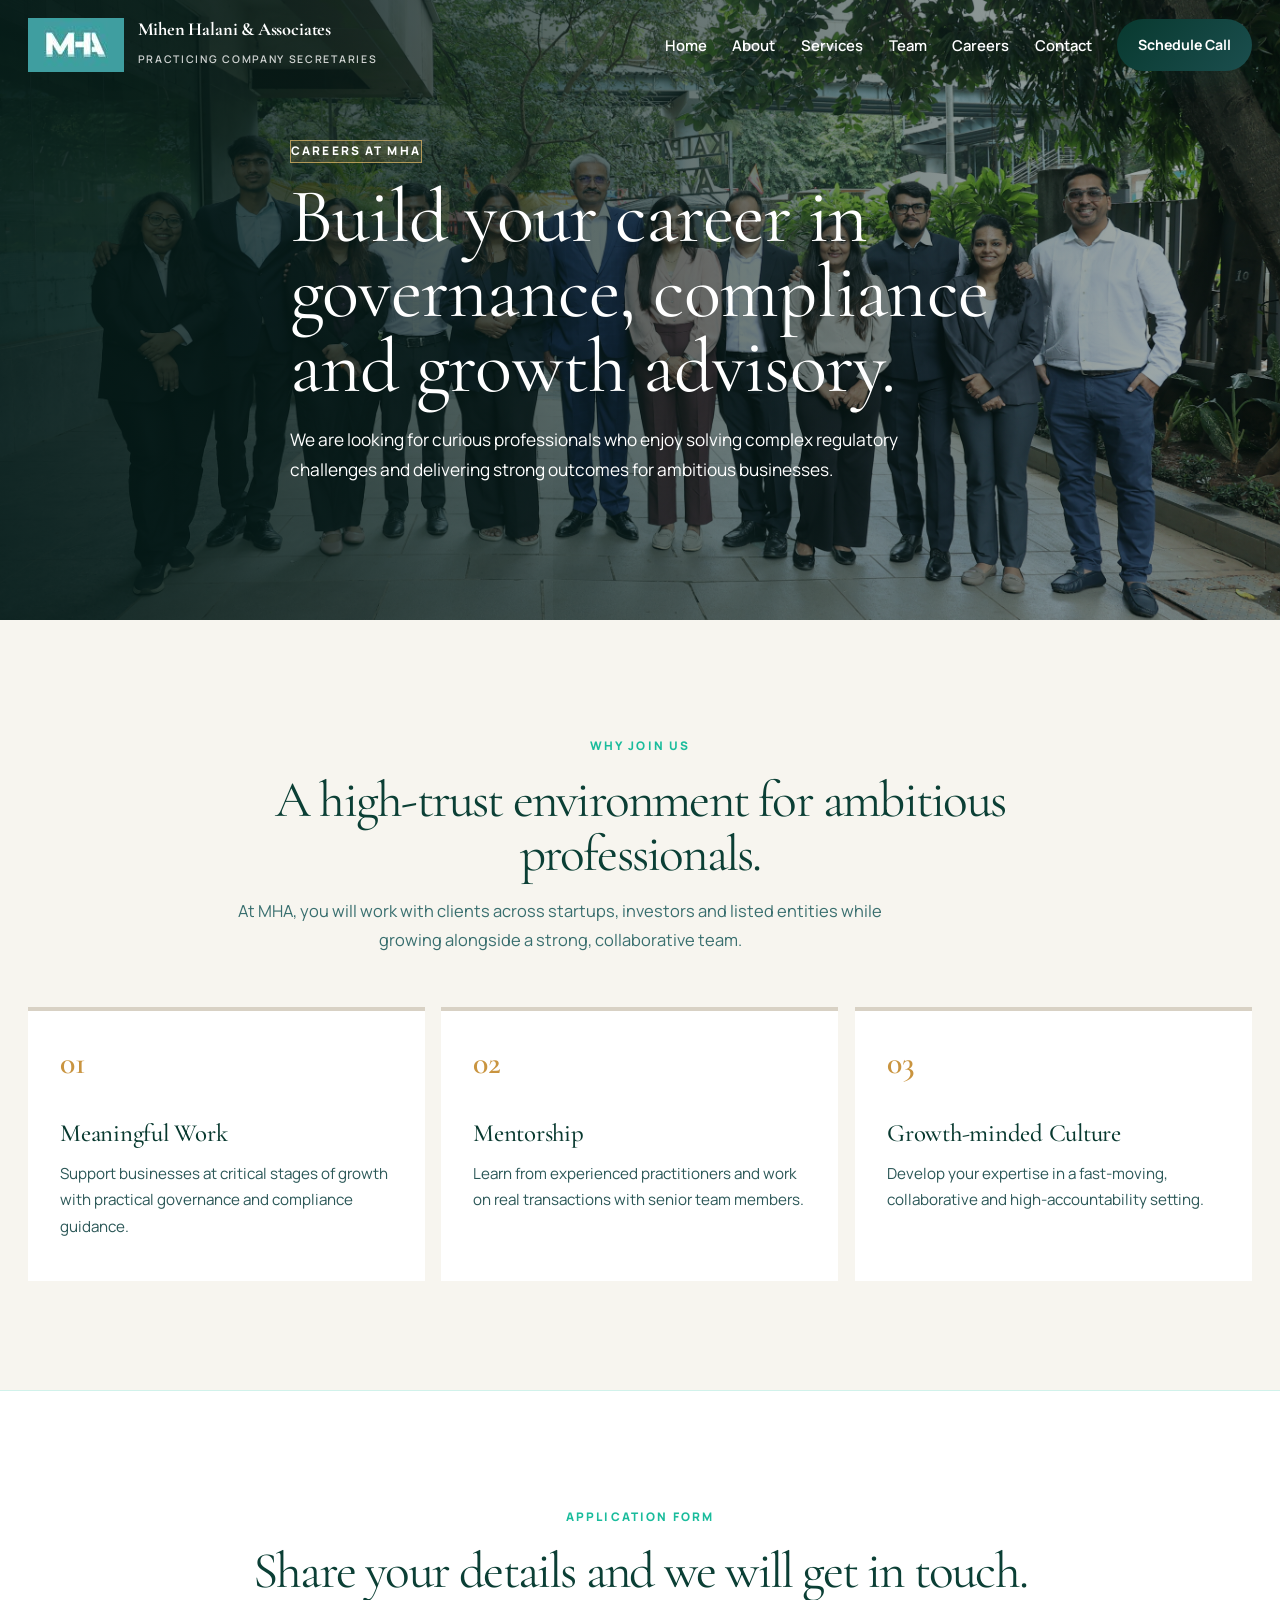
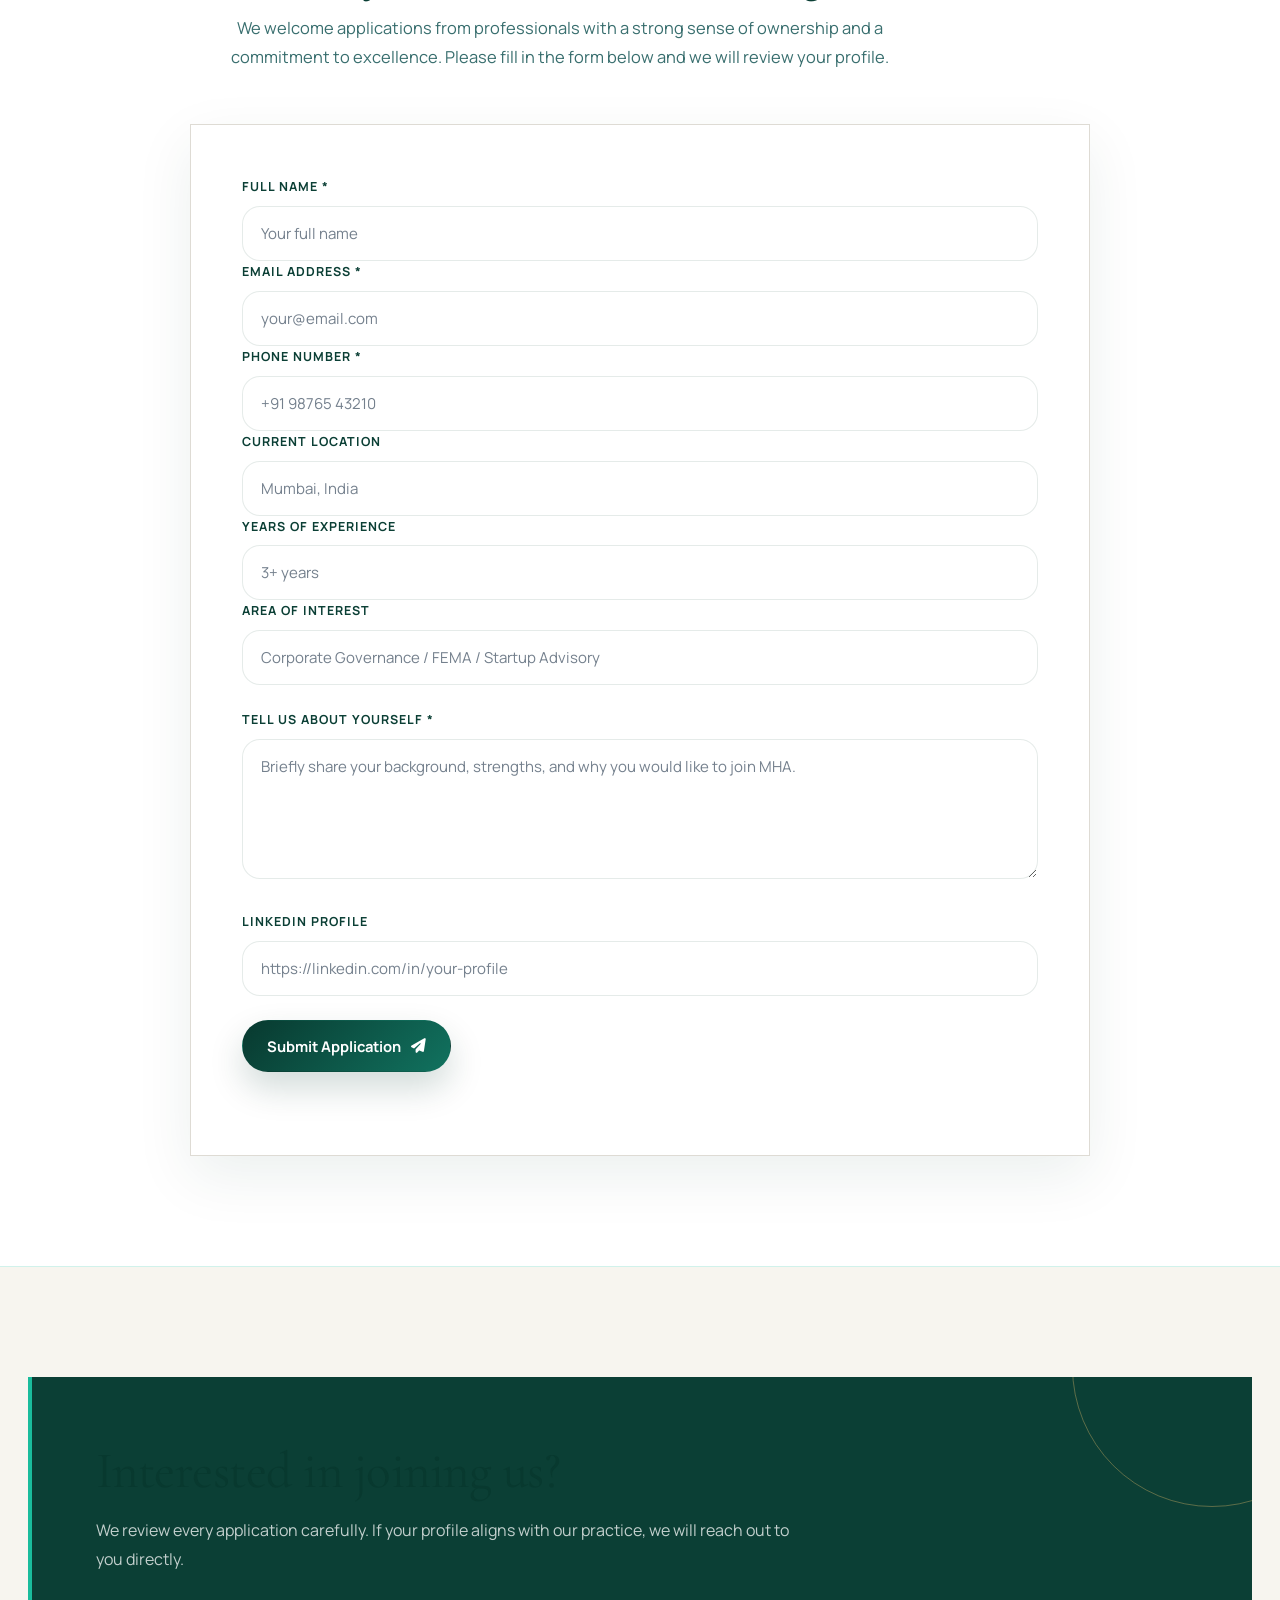
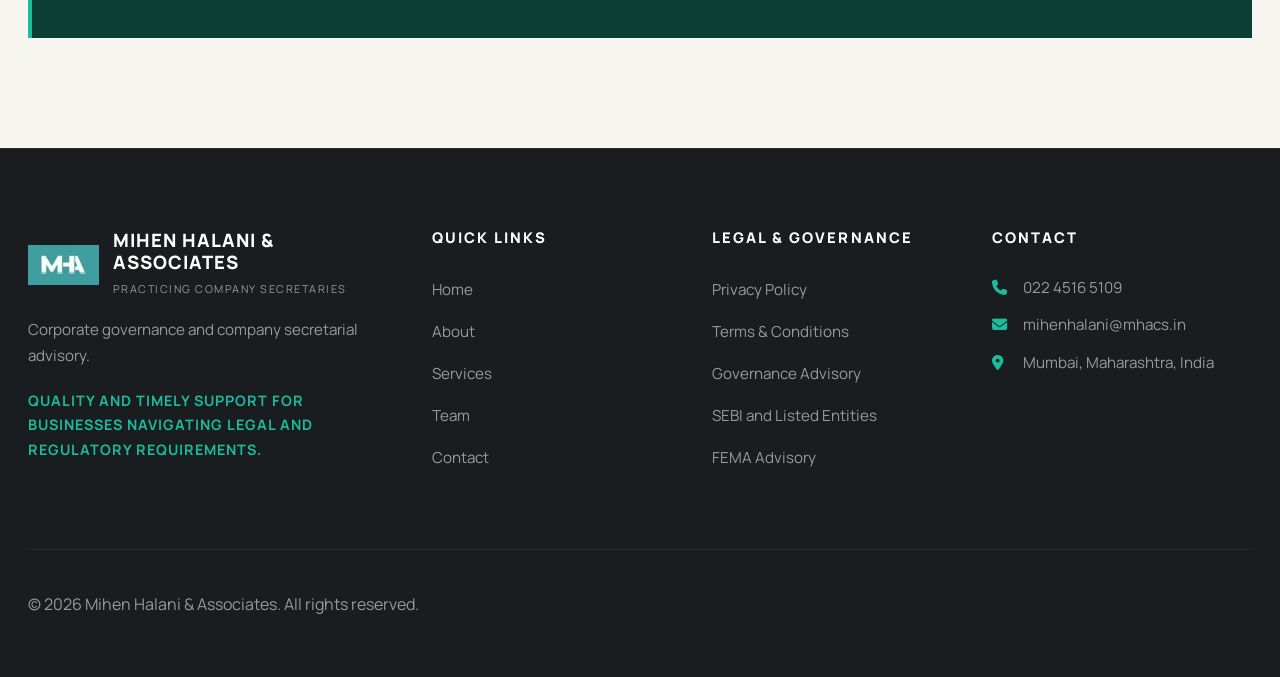
<file: career.html>
<!DOCTYPE html>
<html lang="en">

<head>
    <meta charset="UTF-8">
    <meta name="viewport" content="width=device-width, initial-scale=1.0">
    <title>Careers | MHA</title>
    <meta name="description"
        content="Explore career opportunities at Mihen Halani & Associates and join a team shaping governance and compliance in India.">
    <link rel="icon" href="images/mha-logo.png" type="image/png">
    <link rel="stylesheet" href="css/style.css">
    <link rel="stylesheet" href="css/home-premium.css">
    <link rel="stylesheet" href="css/team-profiles.css">
    <link rel="stylesheet" href="https://cdn.jsdelivr.net/npm/@fortawesome/fontawesome-free@6.4.0/css/all.min.css">
    <link
        href="https://fonts.googleapis.com/css2?family=Cormorant+Garamond:wght@400;500;600;700&family=Manrope:wght@400;500;600;700;800&display=swap"
        rel="stylesheet">
</head>

<body class="home-page">
    <nav class="navbar" id="navbar">
        <div class="container">
            <div class="nav-wrapper">
                <a href="index.html#home" class="logo nav-logo-link" aria-label="Mihen Halani &amp; Associates home">
                    <img src="images/mha-logo.png" alt="MHA Logo" class="logo-img">
                    <div class="logo-text">
                        <h2>Mihen Halani &amp; Associates</h2>
                        <span>Practicing Company Secretaries</span>
                    </div>
                </a>
                <button class="mobile-menu-btn" id="mobileMenuBtn" aria-label="Open navigation">
                    <i class="fas fa-bars"></i>
                </button>
                <ul class="nav-menu" id="navMenu">
                    <li><a href="index.html#home" class="nav-link">Home</a></li>
                    <li><a href="index.html#about" class="nav-link">About</a></li>
                    <li><a href="index.html#services" class="nav-link">Services</a></li>
                    <li><a href="index.html#team" class="nav-link">Team</a></li>
                    <li><a href="career.html" class="nav-link">Careers</a></li>
                    <li><a href="index.html#contact" class="nav-link">Contact</a></li>
                    <li><a href="index.html#contact" class="nav-cta">Schedule Call</a></li>
                </ul>
            </div>
        </div>
    </nav>

    <section class="career-hero reveal-fade">
        <div class="container">
            <div class="career-hero-content">
                <span class="section-badge">Careers at MHA</span>
                <h1>Build your career in governance, compliance and growth advisory.</h1>
                <p>We are looking for curious professionals who enjoy solving complex regulatory challenges and
                    delivering strong outcomes for ambitious businesses.</p>
            </div>
        </div>
    </section>

    <section class="career-why reveal-fade">
        <div class="container">
            <div class="section-header">
                <span class="section-badge">Why Join Us</span>
                <h2 class="section-title">A high-trust environment for ambitious professionals.</h2>
                <p class="section-subtitle">At MHA, you will work with clients across startups, investors and listed
                    entities while growing alongside a strong, collaborative team.</p>
            </div>
            <div class="career-grid">
                <article class="career-card reveal-slide-up">
                    <h3>Meaningful Work</h3>
                    <p>Support businesses at critical stages of growth with practical governance and compliance
                        guidance.</p>
                </article>
                <article class="career-card reveal-slide-up">
                    <h3>Mentorship</h3>
                    <p>Learn from experienced practitioners and work on real transactions with senior team members.</p>
                </article>
                <article class="career-card reveal-slide-up">
                    <h3>Growth-minded Culture</h3>
                    <p>Develop your expertise in a fast-moving, collaborative and high-accountability setting.</p>
                </article>
            </div>
        </div>
    </section>

    <section class="open-roles reveal-fade">
        <div class="container">
            <div class="section-header">
                <span class="section-badge">Application Form</span>
                <h2 class="section-title">Share your details and we will get in touch.</h2>
                <p class="section-subtitle">We welcome applications from professionals with a strong sense of ownership
                    and a commitment to excellence. Please fill in the form below and we will review your profile.</p>
            </div>

            <div class="application-card reveal-slide-up">
                <form action="https://api.web3forms.com/submit" method="post" class="career-form" id="careerForm">
                    <input type="hidden" name="access_key" value="9f7201b1-db31-4e74-9757-f4235291b8e9">
                    <div class="form-grid">
                        <div class="form-group">
                            <label for="careerName">Full Name *</label>
                            <input type="text" id="careerName" name="name" required placeholder="Your full name">
                        </div>
                        <div class="form-group">
                            <label for="careerEmail">Email Address *</label>
                            <input type="email" id="careerEmail" name="email" required placeholder="your@email.com">
                        </div>
                        <div class="form-group">
                            <label for="careerPhone">Phone Number *</label>
                            <input type="tel" id="careerPhone" name="phone" required placeholder="+91 98765 43210">
                        </div>
                        <div class="form-group">
                            <label for="careerLocation">Current Location</label>
                            <input type="text" id="careerLocation" name="location" placeholder="Mumbai, India">
                        </div>
                        <div class="form-group">
                            <label for="careerExperience">Years of Experience</label>
                            <input type="text" id="careerExperience" name="experience" placeholder="3+ years">
                        </div>
                        <div class="form-group">
                            <label for="careerDomain">Area of Interest</label>
                            <input type="text" id="careerDomain" name="domain"
                                placeholder="Corporate Governance / FEMA / Startup Advisory">
                        </div>
                    </div>

                    <div class="form-group full-width">
                        <label for="careerMessage">Tell us about yourself *</label>
                        <textarea id="careerMessage" name="message" rows="5" required
                            placeholder="Briefly share your background, strengths, and why you would like to join MHA."></textarea>
                    </div>

                    <div class="form-group full-width">
                        <label for="careerLinkedIn">LinkedIn Profile</label>
                        <input type="url" id="careerLinkedIn" name="linkedin"
                            placeholder="https://linkedin.com/in/your-profile">
                    </div>

                    <button type="submit" class="btn btn-primary">
                        <span>Submit Application</span>
                        <i class="fas fa-paper-plane"></i>
                    </button>
                    <div id="careerFormStatus" class="form-status-wrapper" aria-live="polite"></div>
                </form>
            </div>
        </div>
    </section>

    <section class="career-cta-band reveal-fade">
        <div class="container">
            <div class="cta-band-card reveal-slide-up">
                <h2>Interested in joining us?</h2>
                <p>We review every application carefully. If your profile aligns with our practice, we will reach out to
                    you directly.</p>
            </div>
        </div>
    </section>

    <footer class="footer">
        <div class="container">
            <div class="footer-content">
                <div class="footer-section footer-brand-block">
                    <div class="footer-logo">
                        <img src="images/mha-logo.png" alt="MHA Logo">
                        <div class="footer-logo-text">
                            <h3>Mihen Halani &amp; Associates</h3>
                            <span>Practicing Company Secretaries</span>
                        </div>
                    </div>
                    <p>Corporate governance and company secretarial advisory.</p>
                    <p class="footer-tagline">Quality and timely support for businesses navigating legal and regulatory
                        requirements.</p>
                </div>
                <div class="footer-section">
                    <h4>Quick Links</h4>
                    <ul>
                        <li><a href="index.html#home">Home</a></li>
                        <li><a href="index.html#about">About</a></li>
                        <li><a href="index.html#services">Services</a></li>
                        <li><a href="index.html#team">Team</a></li>
                        <li><a href="index.html#contact">Contact</a></li>
                    </ul>
                </div>
                <div class="footer-section">
                    <h4>Legal &amp; Governance</h4>
                    <ul>
                        <li><a href="privacy-policy.html">Privacy Policy</a></li>
                        <li><a href="terms-conditions.html">Terms &amp; Conditions</a></li>
                        <li><a href="index.html#services">Governance Advisory</a></li>
                        <li><a href="index.html#services">SEBI and Listed Entities</a></li>
                        <li><a href="index.html#services">FEMA Advisory</a></li>
                    </ul>
                </div>
                <div class="footer-section">
                    <h4>Contact</h4>
                    <p><i class="fas fa-phone"></i> 022 4516 5109</p>
                    <p><i class="fas fa-envelope"></i> mihenhalani@mhacs.in</p>
                    <p><i class="fas fa-map-marker-alt"></i> Mumbai, Maharashtra, India</p>
                </div>
            </div>
            <div class="footer-bottom">
                <p id="currentYearText">&copy; <span id="currentYear"></span> Mihen Halani &amp; Associates. All rights
                    reserved.</p>
            </div>
        </div>
    </footer>

    <script src="js/main.js"></script>
</body>

</html>
</file>
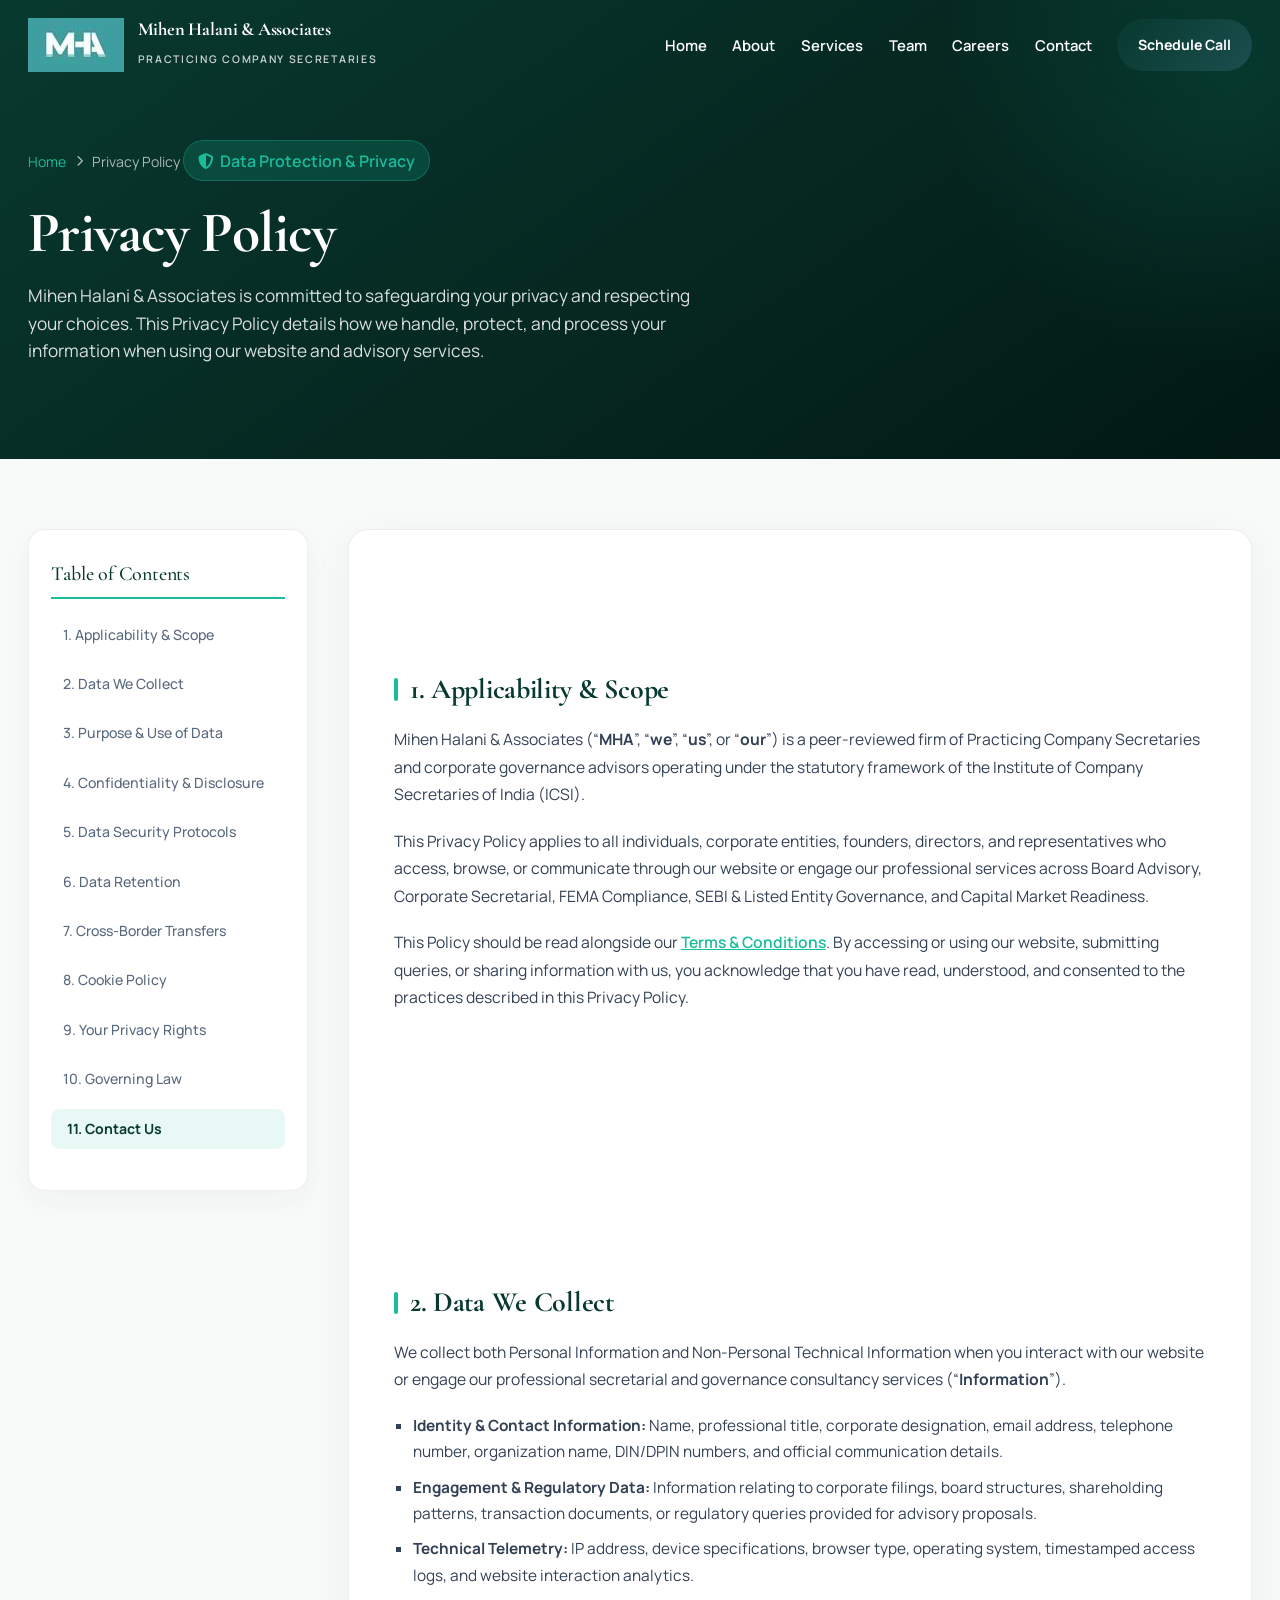
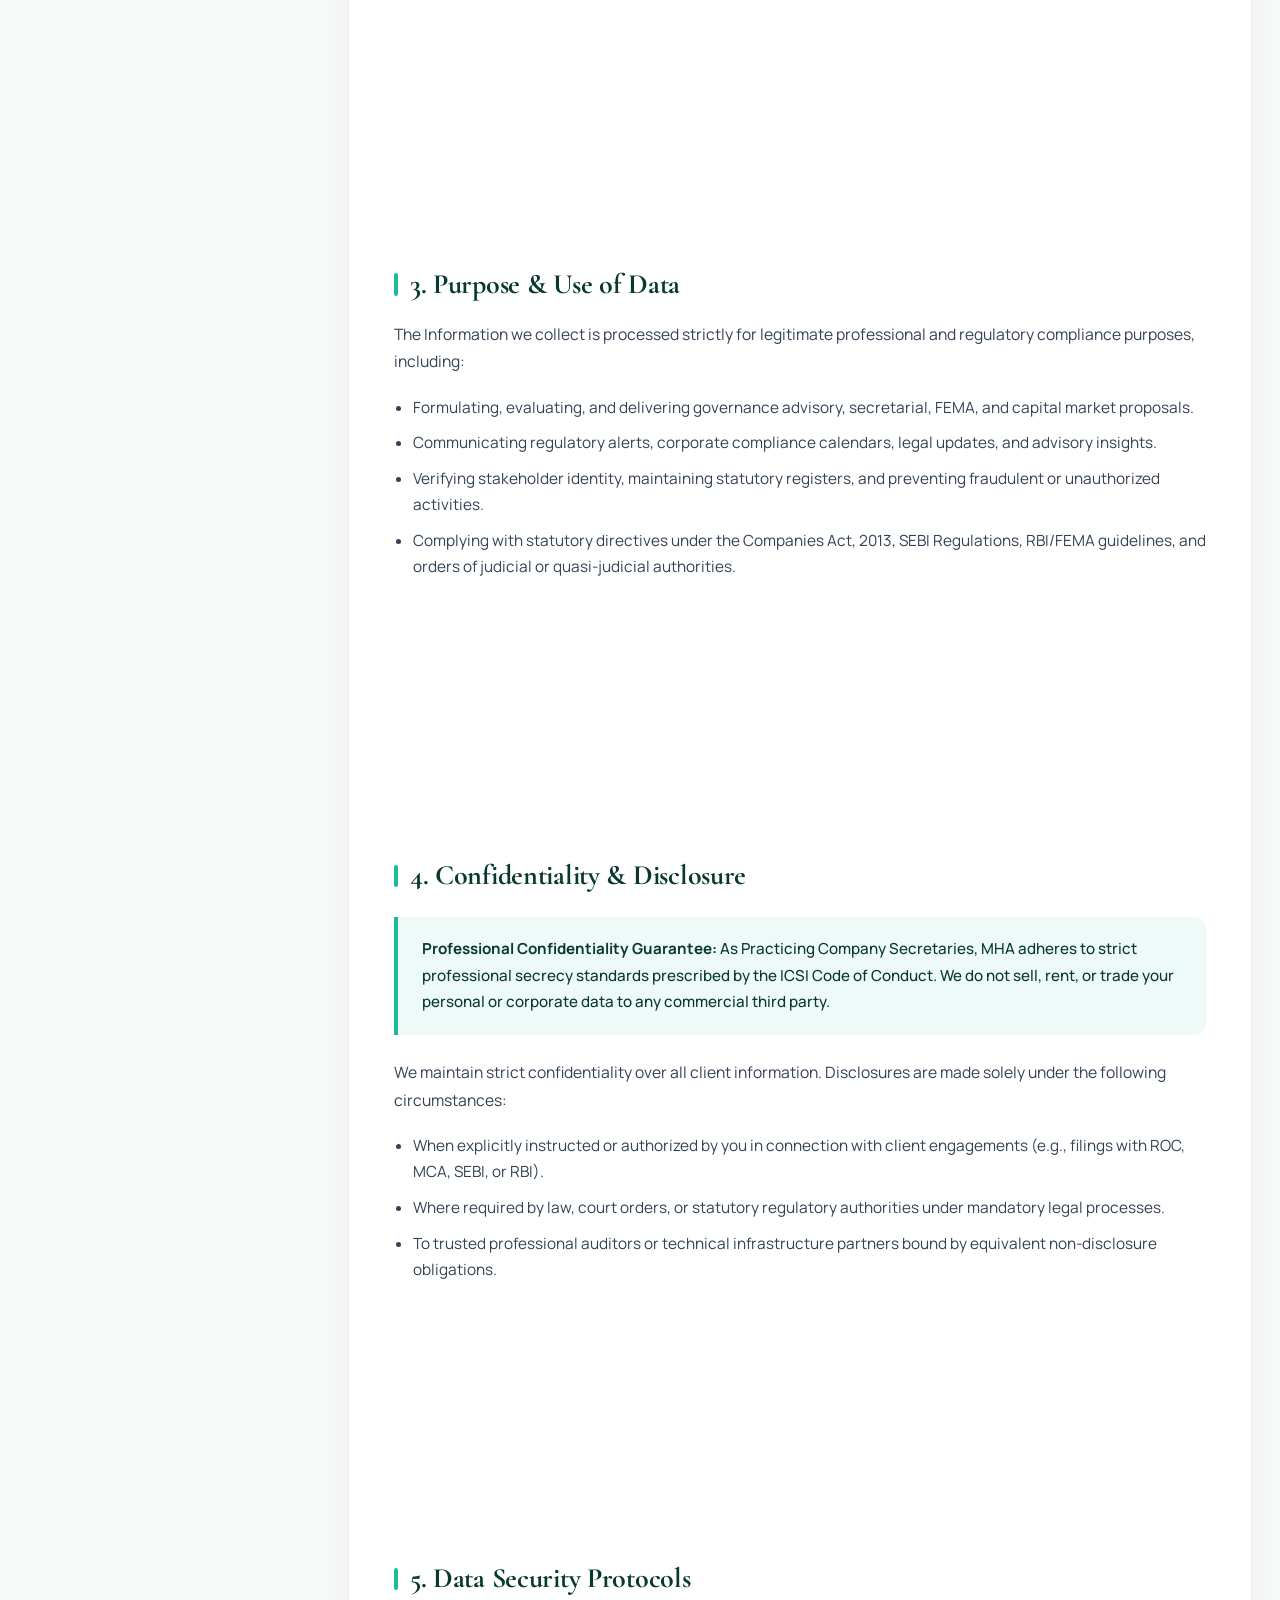
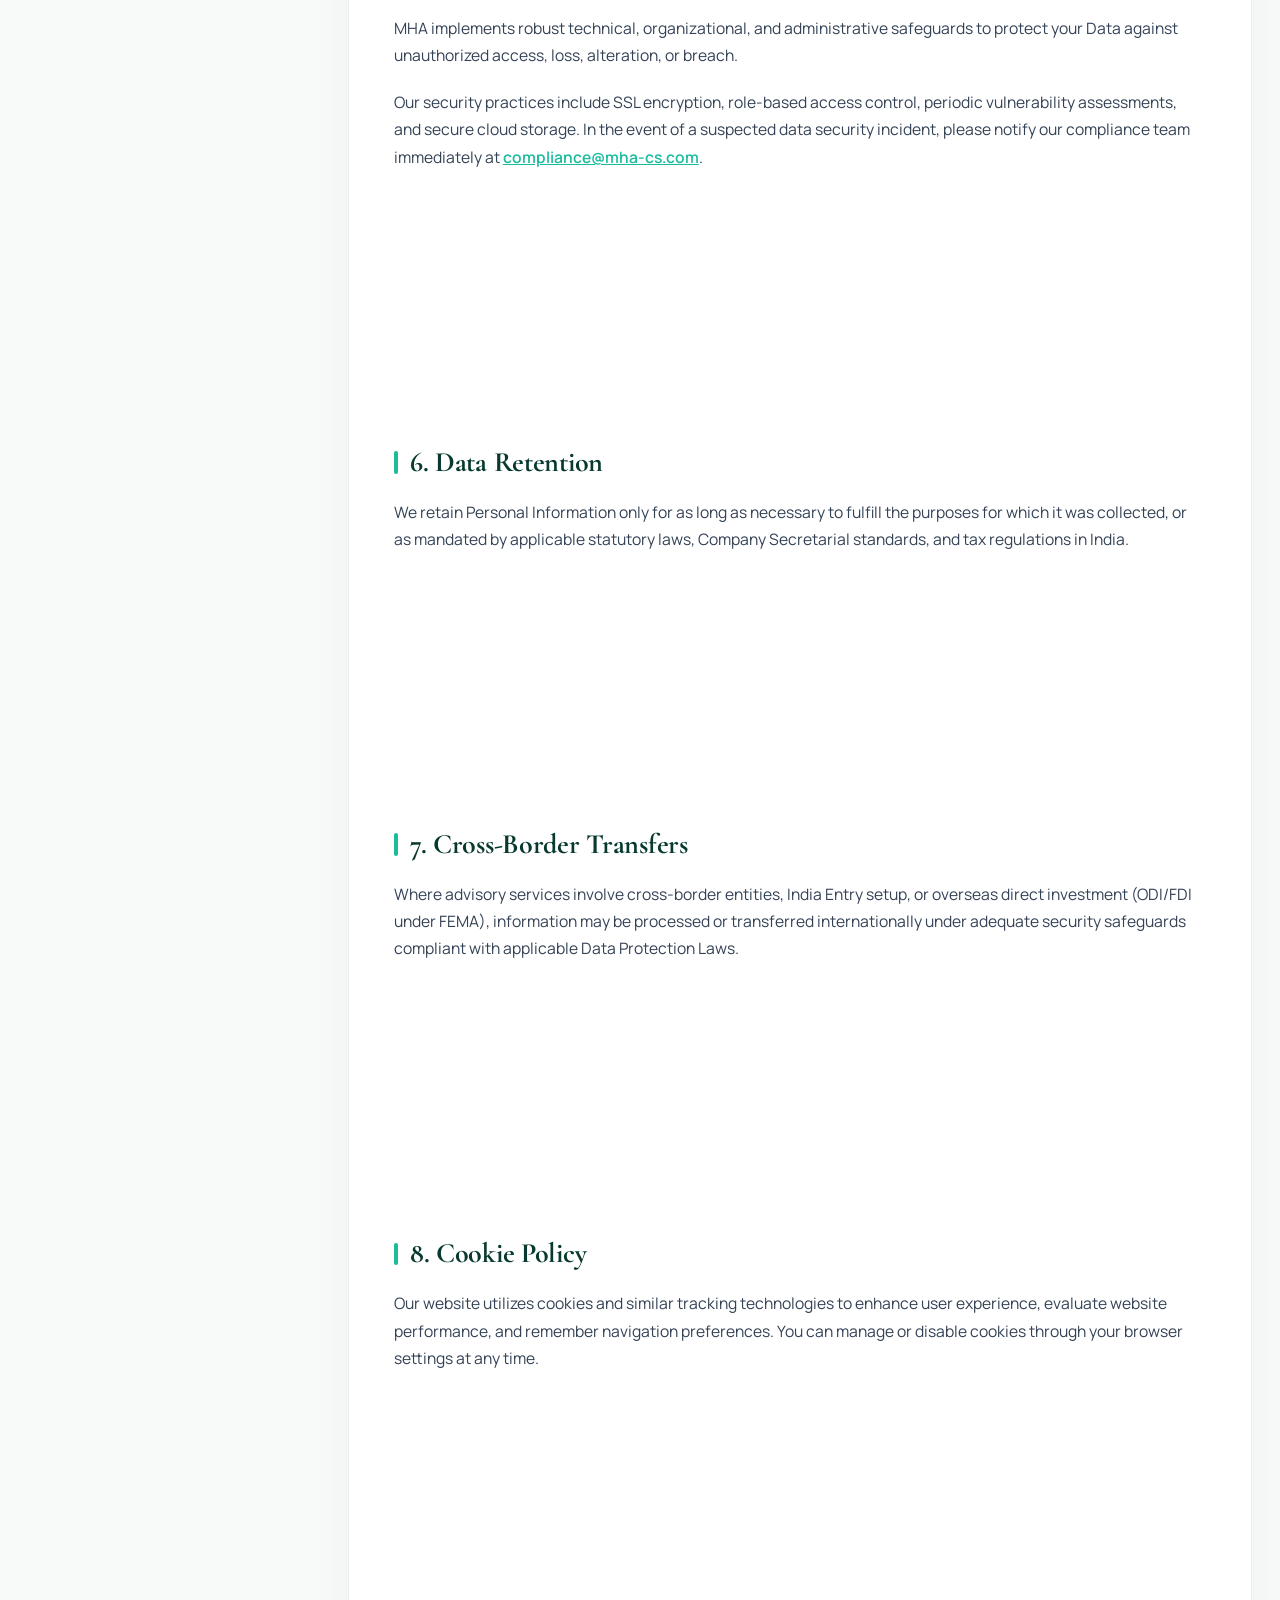
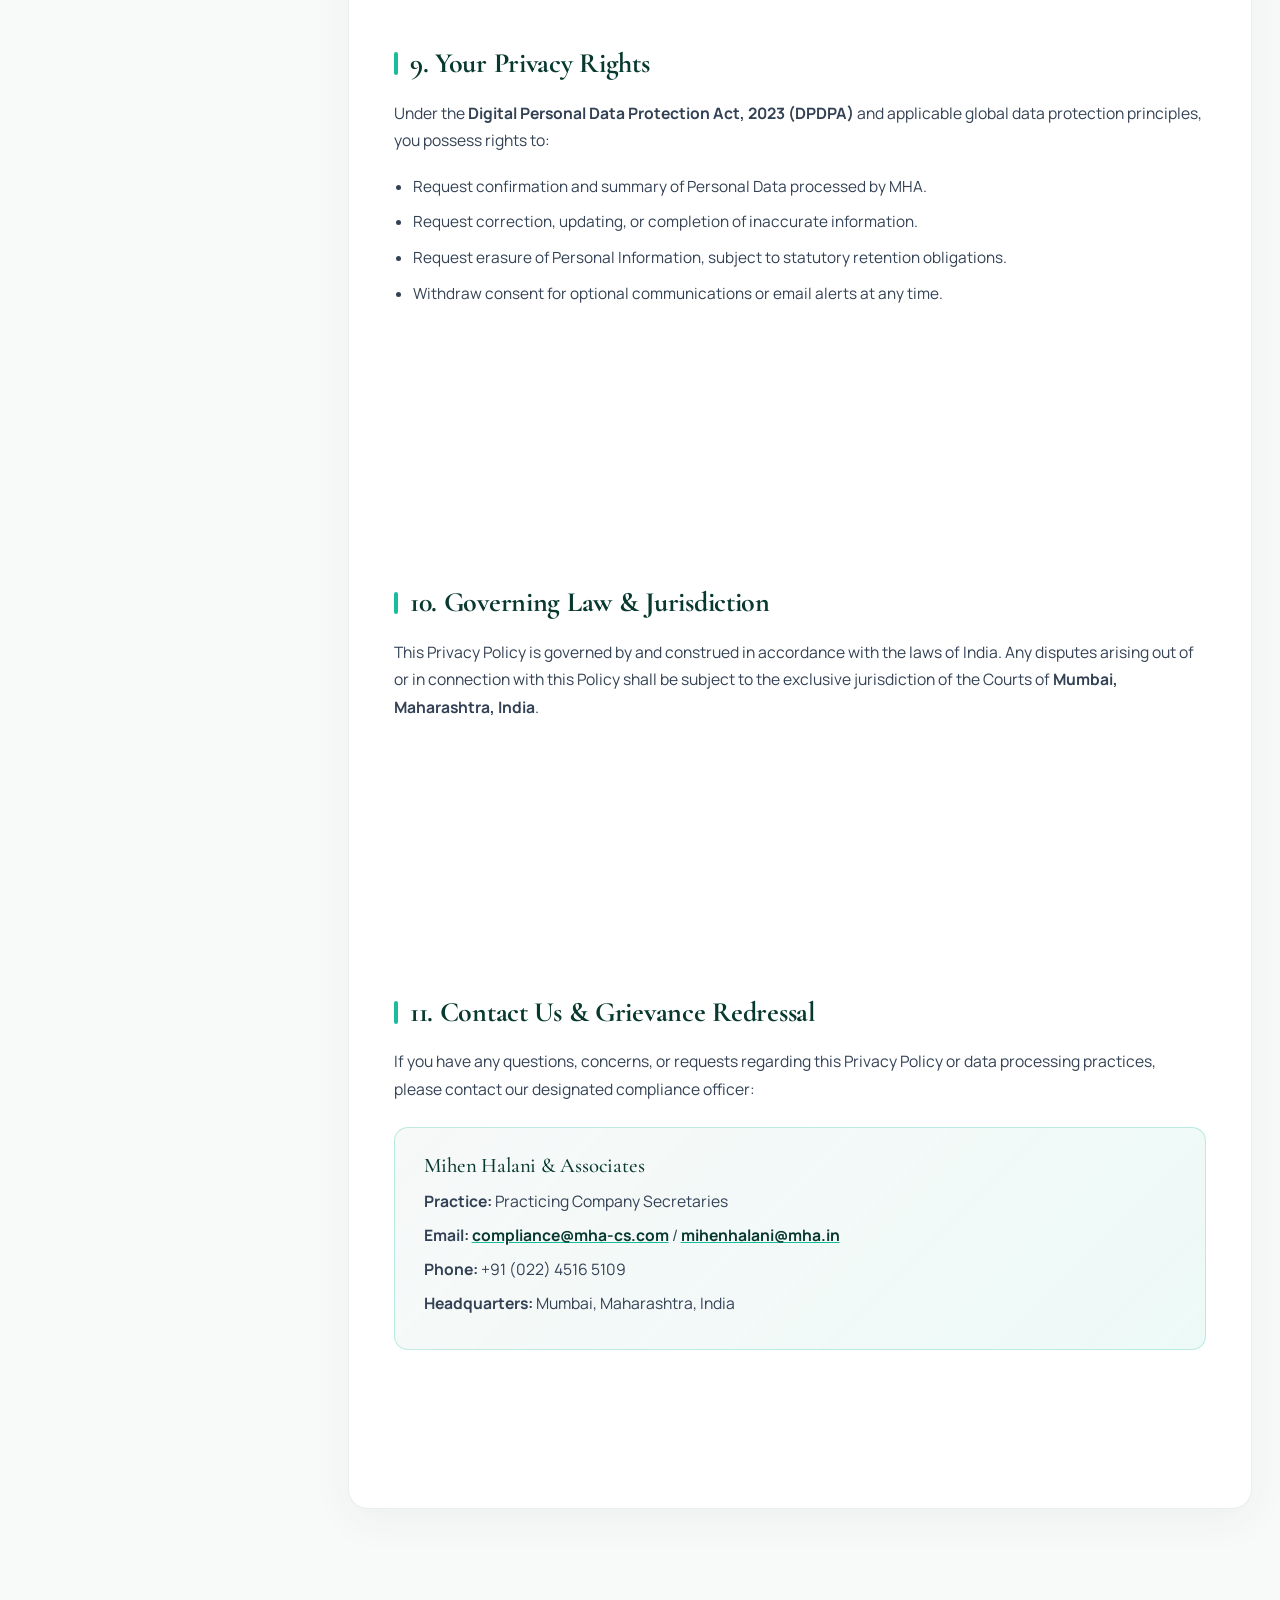
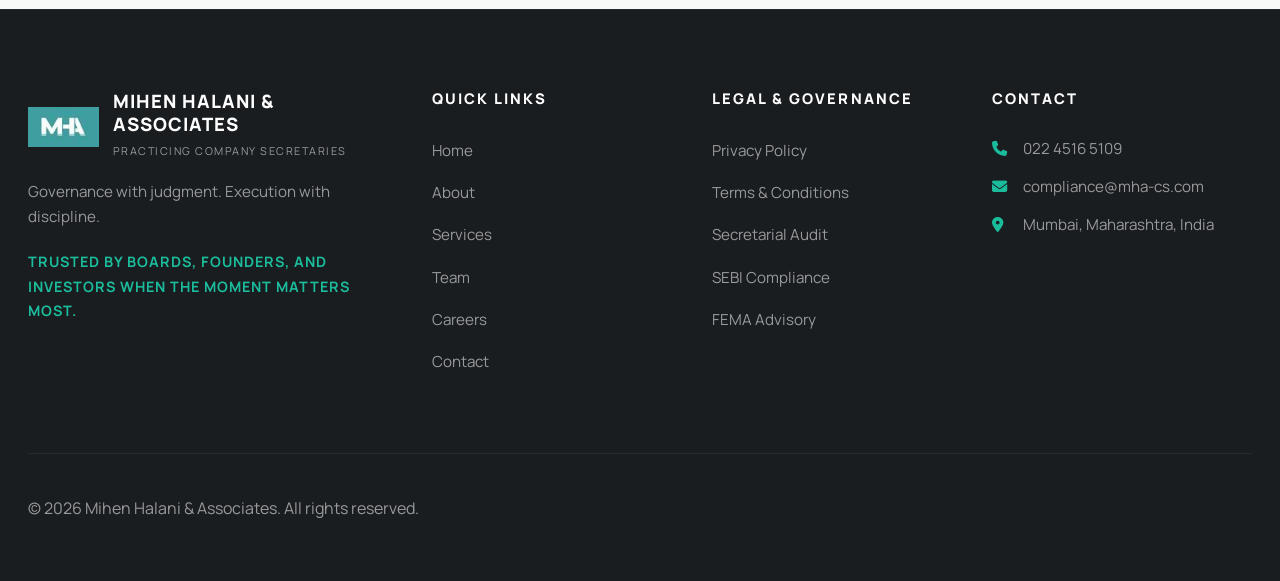
<file: privacy-policy.html>
<!DOCTYPE html>
<html lang="en">

<head>
    <meta charset="UTF-8">
    <meta name="viewport" content="width=device-width, initial-scale=1.0">
    <title>Privacy Policy | Mihen Halani &amp; Associates</title>
    <meta name="description"
        content="Privacy Policy for Mihen Halani & Associates. Learn how we collect, handle, protect, and manage your personal data and corporate communications.">
    <link rel="icon" href="images/mha-logo.png" type="image/png">
    <link rel="stylesheet" href="css/style.css">
    <link rel="stylesheet" href="css/team-profiles.css">
    <link rel="stylesheet" href="css/home-premium.css">
    <link rel="stylesheet" href="css/legal-pages.css">
    <link rel="stylesheet" href="https://cdn.jsdelivr.net/npm/@fortawesome/fontawesome-free@6.4.0/css/all.min.css">
    <link
        href="https://fonts.googleapis.com/css2?family=Cormorant+Garamond:wght@400;500;600;700&family=Manrope:wght@400;500;600;700;800&display=swap"
        rel="stylesheet">
</head>

<body class="home-page legal-page">
    <nav class="navbar" id="navbar">
        <div class="container">
            <div class="nav-wrapper">
                <a href="index.html#home" class="logo nav-logo-link" aria-label="Mihen Halani &amp; Associates home">
                    <img src="images/mha-logo.png" alt="MHA Logo" class="logo-img">
                    <div class="logo-text">
                        <h2>Mihen Halani &amp; Associates</h2>
                        <span>Practicing Company Secretaries</span>
                    </div>
                </a>

                <button class="mobile-menu-btn" id="mobileMenuBtn" aria-label="Open navigation">
                    <i class="fas fa-bars"></i>
                </button>

                <ul class="nav-menu" id="navMenu">
                    <li><a href="index.html#home" class="nav-link">Home</a></li>
                    <li><a href="index.html#about" class="nav-link">About</a></li>
                    <li><a href="index.html#services" class="nav-link">Services</a></li>
                    <li><a href="index.html#team" class="nav-link">Team</a></li>
                    <li><a href="career.html" class="nav-link">Careers</a></li>
                    <li><a href="index.html#contact" class="nav-link">Contact</a></li>
                    <li><a href="index.html#contact" class="nav-cta">Schedule Call</a></li>
                </ul>
            </div>
        </div>
    </nav>

    <header class="legal-hero">
        <div class="container">
            <div class="legal-hero-breadcrumb">
                <a href="index.html">Home</a>
                <i class="fas fa-chevron-right" style="font-size:0.7rem;"></i>
                <span>Privacy Policy</span>
            </div>
            <div class="legal-meta-badge">
                <i class="fas fa-shield-halved"></i> Data Protection &amp; Privacy
            </div>
            <h1>Privacy Policy</h1>
            <p style="max-width: 680px; color: rgba(255,255,255,0.85); font-size: 1.08rem; line-height: 1.6;">
                Mihen Halani &amp; Associates is committed to safeguarding your privacy and respecting your choices. This Privacy Policy details how we handle, protect, and process your information when using our website and advisory services.
            </p>
        </div>
    </header>

    <main class="legal-body-section">
        <div class="container">
            <div class="legal-grid">
                <aside class="legal-sidebar">
                    <h4>Table of Contents</h4>
                    <ul class="legal-toc-list">
                        <li><a href="#applicability">1. Applicability &amp; Scope</a></li>
                        <li><a href="#data-collection">2. Data We Collect</a></li>
                        <li><a href="#data-use">3. Purpose &amp; Use of Data</a></li>
                        <li><a href="#confidentiality">4. Confidentiality &amp; Disclosure</a></li>
                        <li><a href="#security">5. Data Security Protocols</a></li>
                        <li><a href="#retention">6. Data Retention</a></li>
                        <li><a href="#cross-border">7. Cross-Border Transfers</a></li>
                        <li><a href="#cookies">8. Cookie Policy</a></li>
                        <li><a href="#user-rights">9. Your Privacy Rights</a></li>
                        <li><a href="#jurisdiction">10. Governing Law</a></li>
                        <li><a href="#contact-us">11. Contact Us</a></li>
                    </ul>
                </aside>

                <article class="legal-content-card">
                    <section class="legal-section" id="applicability">
                        <h2 class="legal-section-title">1. Applicability &amp; Scope</h2>
                        <p>
                            Mihen Halani &amp; Associates (“<strong>MHA</strong>”, “<strong>we</strong>”, “<strong>us</strong>”, or “<strong>our</strong>”) is a peer-reviewed firm of Practicing Company Secretaries and corporate governance advisors operating under the statutory framework of the Institute of Company Secretaries of India (ICSI).
                        </p>
                        <p>
                            This Privacy Policy applies to all individuals, corporate entities, founders, directors, and representatives who access, browse, or communicate through our website or engage our professional services across Board Advisory, Corporate Secretarial, FEMA Compliance, SEBI &amp; Listed Entity Governance, and Capital Market Readiness.
                        </p>
                        <p>
                            This Policy should be read alongside our <a href="terms-conditions.html" style="color:var(--accent-gold); font-weight:600;">Terms &amp; Conditions</a>. By accessing or using our website, submitting queries, or sharing information with us, you acknowledge that you have read, understood, and consented to the practices described in this Privacy Policy.
                        </p>
                    </section>

                    <section class="legal-section" id="data-collection">
                        <h2 class="legal-section-title">2. Data We Collect</h2>
                        <p>
                            We collect both Personal Information and Non-Personal Technical Information when you interact with our website or engage our professional secretarial and governance consultancy services (“<strong>Information</strong>”).
                        </p>
                        <ul style="list-style-type: square;">
                            <li><strong>Identity &amp; Contact Information:</strong> Name, professional title, corporate designation, email address, telephone number, organization name, DIN/DPIN numbers, and official communication details.</li>
                            <li><strong>Engagement &amp; Regulatory Data:</strong> Information relating to corporate filings, board structures, shareholding patterns, transaction documents, or regulatory queries provided for advisory proposals.</li>
                            <li><strong>Technical Telemetry:</strong> IP address, device specifications, browser type, operating system, timestamped access logs, and website interaction analytics.</li>
                        </ul>
                    </section>

                    <section class="legal-section" id="data-use">
                        <h2 class="legal-section-title">3. Purpose &amp; Use of Data</h2>
                        <p>The Information we collect is processed strictly for legitimate professional and regulatory compliance purposes, including:</p>
                        <ul>
                            <li>Formulating, evaluating, and delivering governance advisory, secretarial, FEMA, and capital market proposals.</li>
                            <li>Communicating regulatory alerts, corporate compliance calendars, legal updates, and advisory insights.</li>
                            <li>Verifying stakeholder identity, maintaining statutory registers, and preventing fraudulent or unauthorized activities.</li>
                            <li>Complying with statutory directives under the Companies Act, 2013, SEBI Regulations, RBI/FEMA guidelines, and orders of judicial or quasi-judicial authorities.</li>
                        </ul>
                    </section>

                    <section class="legal-section" id="confidentiality">
                        <h2 class="legal-section-title">4. Confidentiality &amp; Disclosure</h2>
                        <div class="legal-callout-box">
                            <p><strong>Professional Confidentiality Guarantee:</strong> As Practicing Company Secretaries, MHA adheres to strict professional secrecy standards prescribed by the ICSI Code of Conduct. We do not sell, rent, or trade your personal or corporate data to any commercial third party.</p>
                        </div>
                        <p>
                            We maintain strict confidentiality over all client information. Disclosures are made solely under the following circumstances:
                        </p>
                        <ul>
                            <li>When explicitly instructed or authorized by you in connection with client engagements (e.g., filings with ROC, MCA, SEBI, or RBI).</li>
                            <li>Where required by law, court orders, or statutory regulatory authorities under mandatory legal processes.</li>
                            <li>To trusted professional auditors or technical infrastructure partners bound by equivalent non-disclosure obligations.</li>
                        </ul>
                    </section>

                    <section class="legal-section" id="security">
                        <h2 class="legal-section-title">5. Data Security Protocols</h2>
                        <p>
                            MHA implements robust technical, organizational, and administrative safeguards to protect your Data against unauthorized access, loss, alteration, or breach.
                        </p>
                        <p>
                            Our security practices include SSL encryption, role-based access control, periodic vulnerability assessments, and secure cloud storage. In the event of a suspected data security incident, please notify our compliance team immediately at <a href="mailto:compliance@mha-cs.com" style="color:var(--accent-gold); font-weight:600;">compliance@mha-cs.com</a>.
                        </p>
                    </section>

                    <section class="legal-section" id="retention">
                        <h2 class="legal-section-title">6. Data Retention</h2>
                        <p>
                            We retain Personal Information only for as long as necessary to fulfill the purposes for which it was collected, or as mandated by applicable statutory laws, Company Secretarial standards, and tax regulations in India.
                        </p>
                    </section>

                    <section class="legal-section" id="cross-border">
                        <h2 class="legal-section-title">7. Cross-Border Transfers</h2>
                        <p>
                            Where advisory services involve cross-border entities, India Entry setup, or overseas direct investment (ODI/FDI under FEMA), information may be processed or transferred internationally under adequate security safeguards compliant with applicable Data Protection Laws.
                        </p>
                    </section>

                    <section class="legal-section" id="cookies">
                        <h2 class="legal-section-title">8. Cookie Policy</h2>
                        <p>
                            Our website utilizes cookies and similar tracking technologies to enhance user experience, evaluate website performance, and remember navigation preferences. You can manage or disable cookies through your browser settings at any time.
                        </p>
                    </section>

                    <section class="legal-section" id="user-rights">
                        <h2 class="legal-section-title">9. Your Privacy Rights</h2>
                        <p>
                            Under the <strong>Digital Personal Data Protection Act, 2023 (DPDPA)</strong> and applicable global data protection principles, you possess rights to:
                        </p>
                        <ul>
                            <li>Request confirmation and summary of Personal Data processed by MHA.</li>
                            <li>Request correction, updating, or completion of inaccurate information.</li>
                            <li>Request erasure of Personal Information, subject to statutory retention obligations.</li>
                            <li>Withdraw consent for optional communications or email alerts at any time.</li>
                        </ul>
                    </section>

                    <section class="legal-section" id="jurisdiction">
                        <h2 class="legal-section-title">10. Governing Law &amp; Jurisdiction</h2>
                        <p>
                            This Privacy Policy is governed by and construed in accordance with the laws of India. Any disputes arising out of or in connection with this Policy shall be subject to the exclusive jurisdiction of the Courts of <strong>Mumbai, Maharashtra, India</strong>.
                        </p>
                    </section>

                    <section class="legal-section" id="contact-us">
                        <h2 class="legal-section-title">11. Contact Us &amp; Grievance Redressal</h2>
                        <p>If you have any questions, concerns, or requests regarding this Privacy Policy or data processing practices, please contact our designated compliance officer:</p>
                        
                        <div class="legal-contact-card">
                            <h5>Mihen Halani &amp; Associates</h5>
                            <p><strong>Practice:</strong> Practicing Company Secretaries</p>
                            <p><strong>Email:</strong> <a href="mailto:compliance@mha-cs.com">compliance@mha-cs.com</a> / <a href="mailto:mihenhalani@mha.in">mihenhalani@mha.in</a></p>
                            <p><strong>Phone:</strong> +91 (022) 4516 5109</p>
                            <p><strong>Headquarters:</strong> Mumbai, Maharashtra, India</p>
                        </div>
                    </section>
                </article>
            </div>
        </div>
    </main>

    <footer class="footer">
        <div class="container">
            <div class="footer-content">
                <div class="footer-section footer-brand-block">
                    <div class="footer-logo">
                        <img src="images/mha-logo.png" alt="MHA Logo">
                        <div class="footer-logo-text">
                            <h3>Mihen Halani &amp; Associates</h3>
                            <span>Practicing Company Secretaries</span>
                        </div>
                    </div>
                    <p>Governance with judgment. Execution with discipline.</p>
                    <p class="footer-tagline">Trusted by boards, founders, and investors when the moment matters most.</p>
                </div>

                <div class="footer-section">
                    <h4>Quick Links</h4>
                    <ul>
                        <li><a href="index.html#home">Home</a></li>
                        <li><a href="index.html#about">About</a></li>
                        <li><a href="index.html#services">Services</a></li>
                        <li><a href="index.html#team">Team</a></li>
                        <li><a href="career.html">Careers</a></li>
                        <li><a href="index.html#contact">Contact</a></li>
                    </ul>
                </div>

                <div class="footer-section">
                    <h4>Legal &amp; Governance</h4>
                    <ul>
                        <li><a href="privacy-policy.html">Privacy Policy</a></li>
                        <li><a href="terms-conditions.html">Terms &amp; Conditions</a></li>
                        <li><a href="index.html#services">Secretarial Audit</a></li>
                        <li><a href="index.html#services">SEBI Compliance</a></li>
                        <li><a href="index.html#services">FEMA Advisory</a></li>
                    </ul>
                </div>

                <div class="footer-section">
                    <h4>Contact</h4>
                    <p><i class="fas fa-phone"></i> 022 4516 5109</p>
                    <p><i class="fas fa-envelope"></i> compliance@mha-cs.com</p>
                    <p><i class="fas fa-map-marker-alt"></i> Mumbai, Maharashtra, India</p>
                </div>
            </div>
            <div class="footer-bottom">
                <p id="currentYearText">&copy; <span id="currentYear"></span> Mihen Halani &amp; Associates. All rights reserved.</p>
            </div>
        </div>
    </footer>

    <script src="js/main.js"></script>
</body>

</html>
</file>
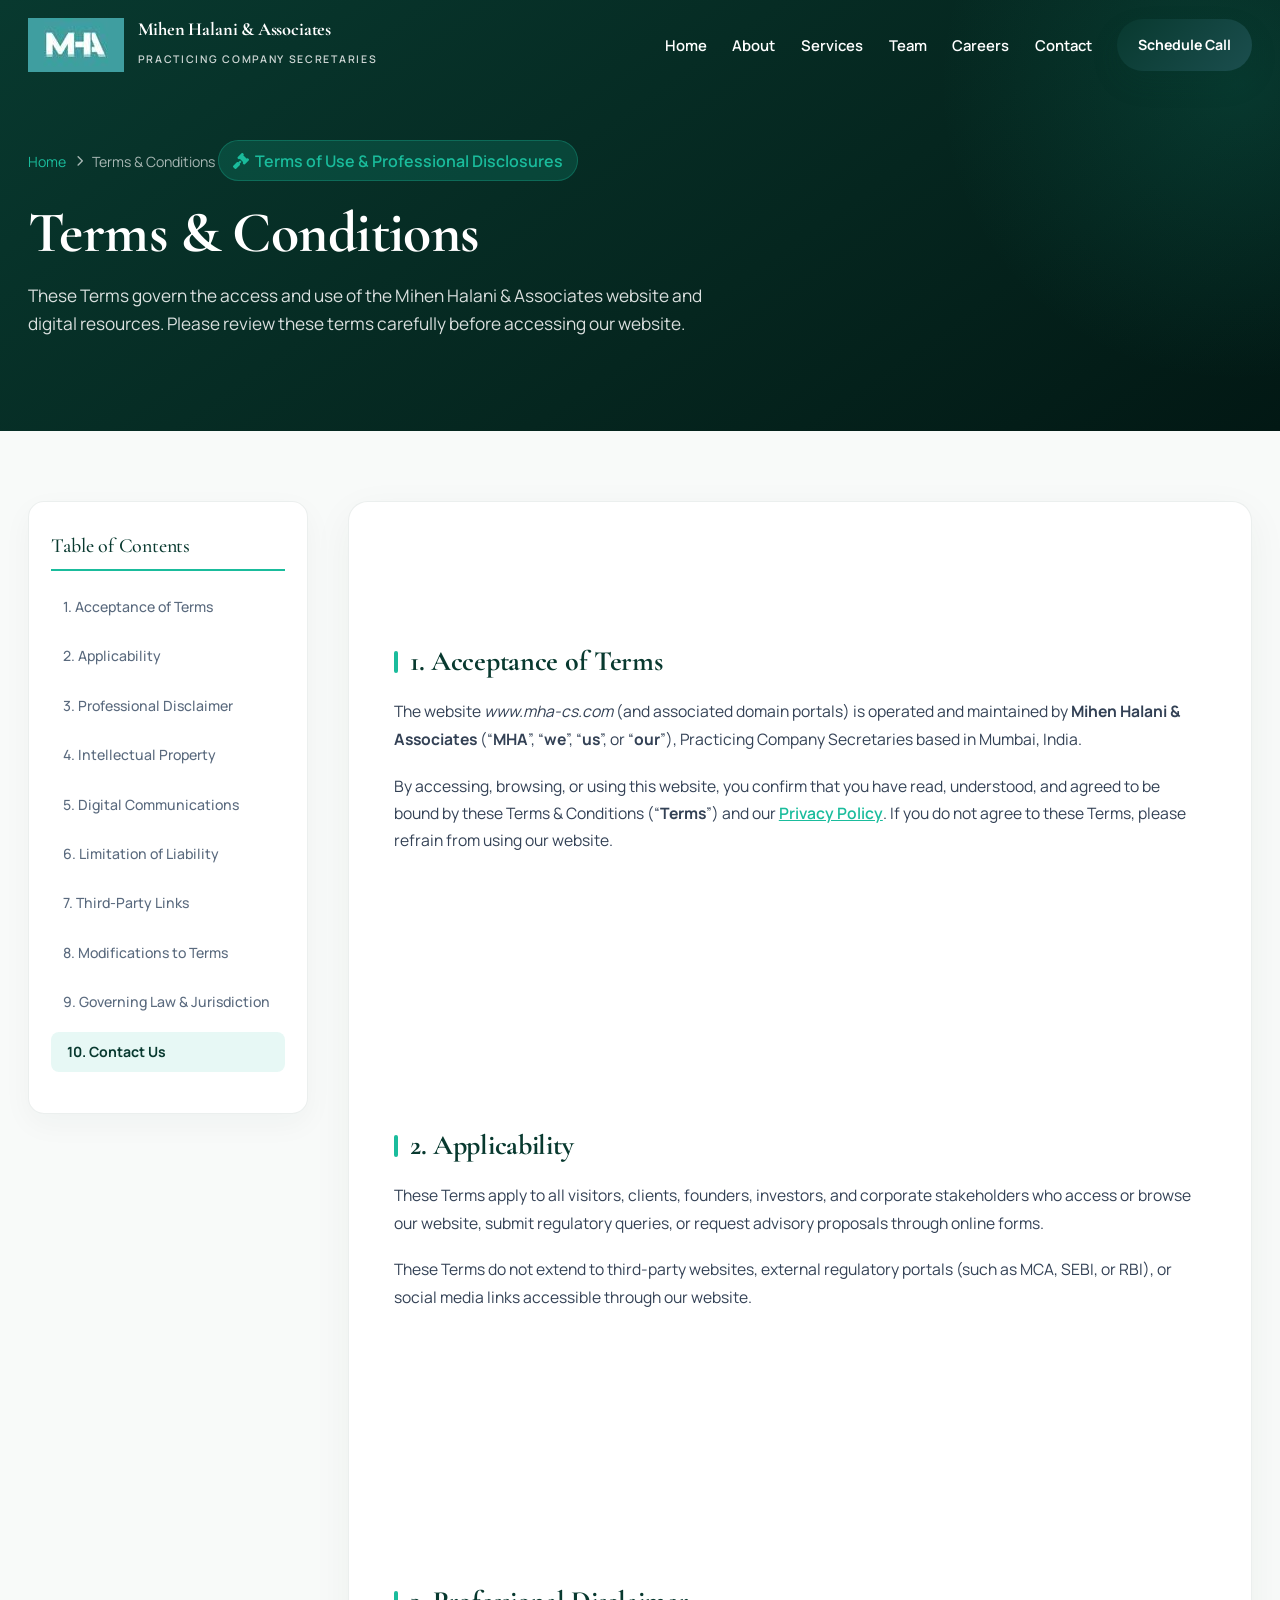
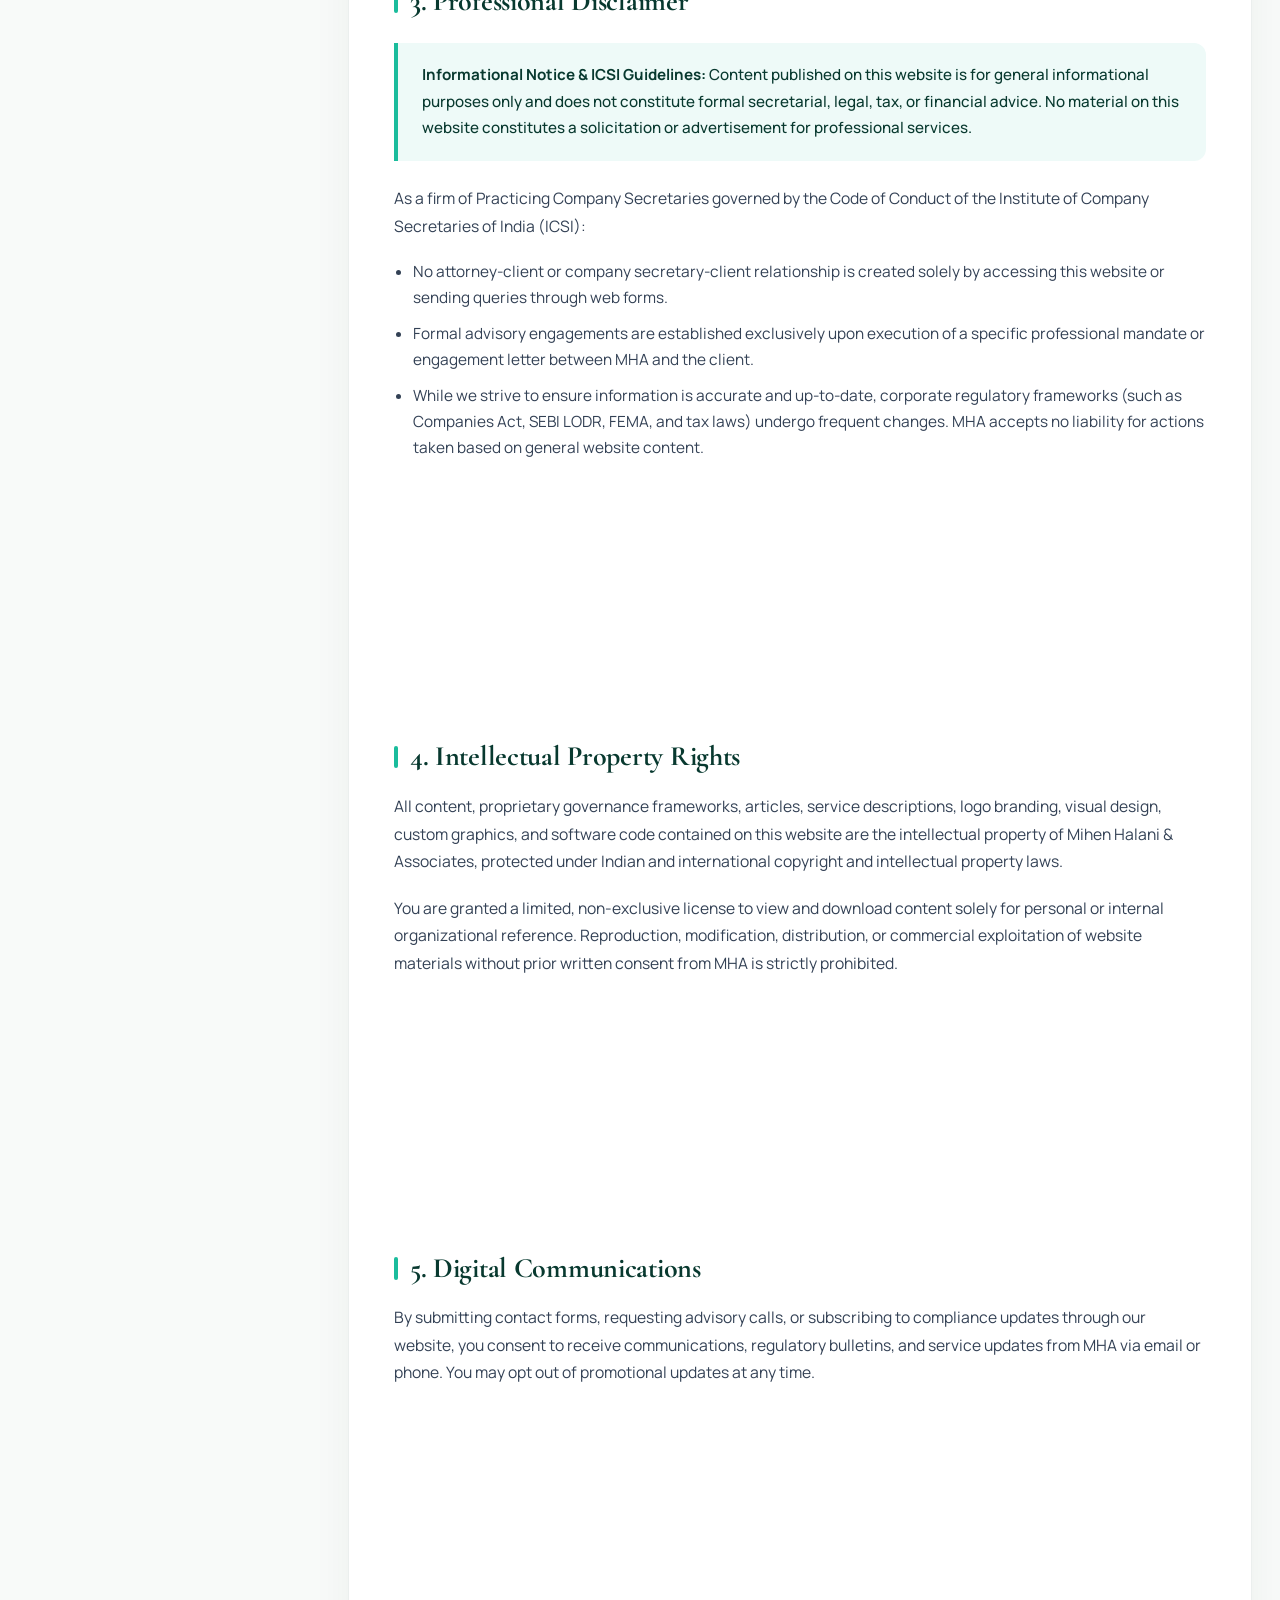
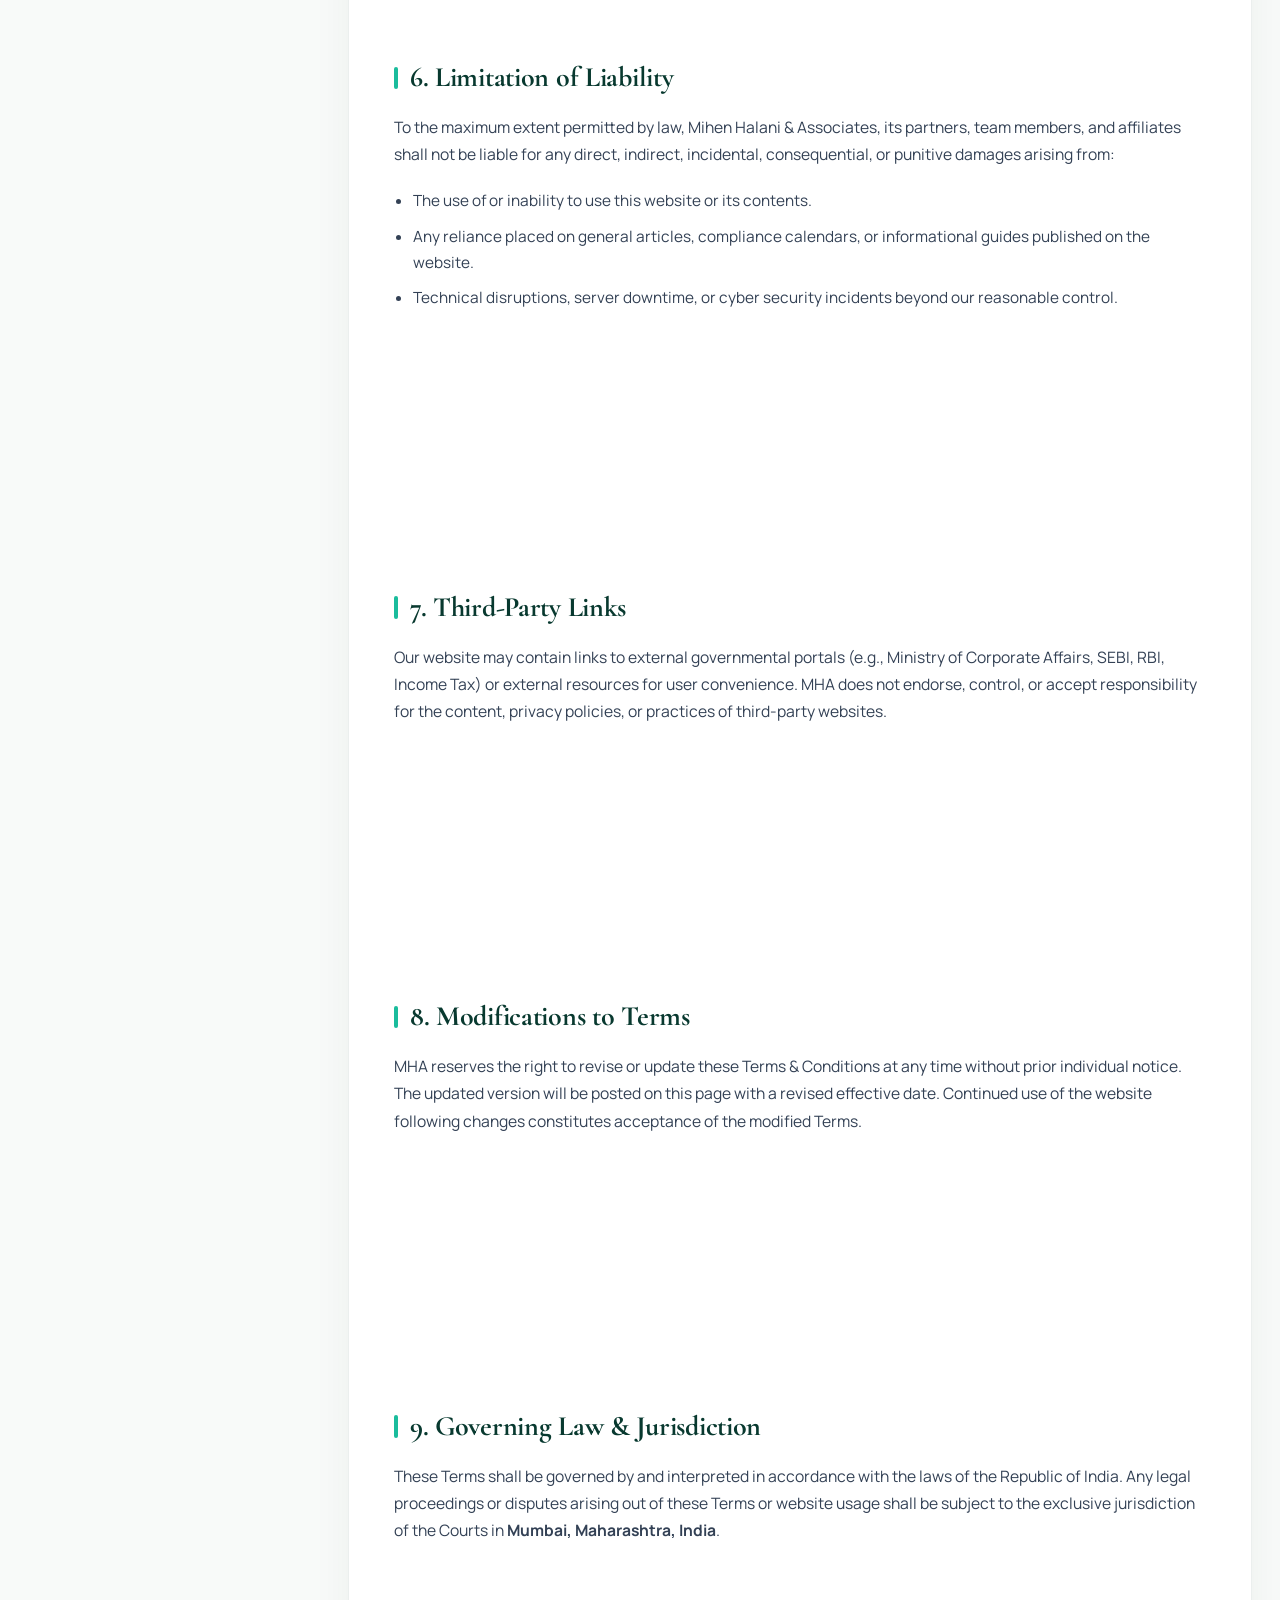
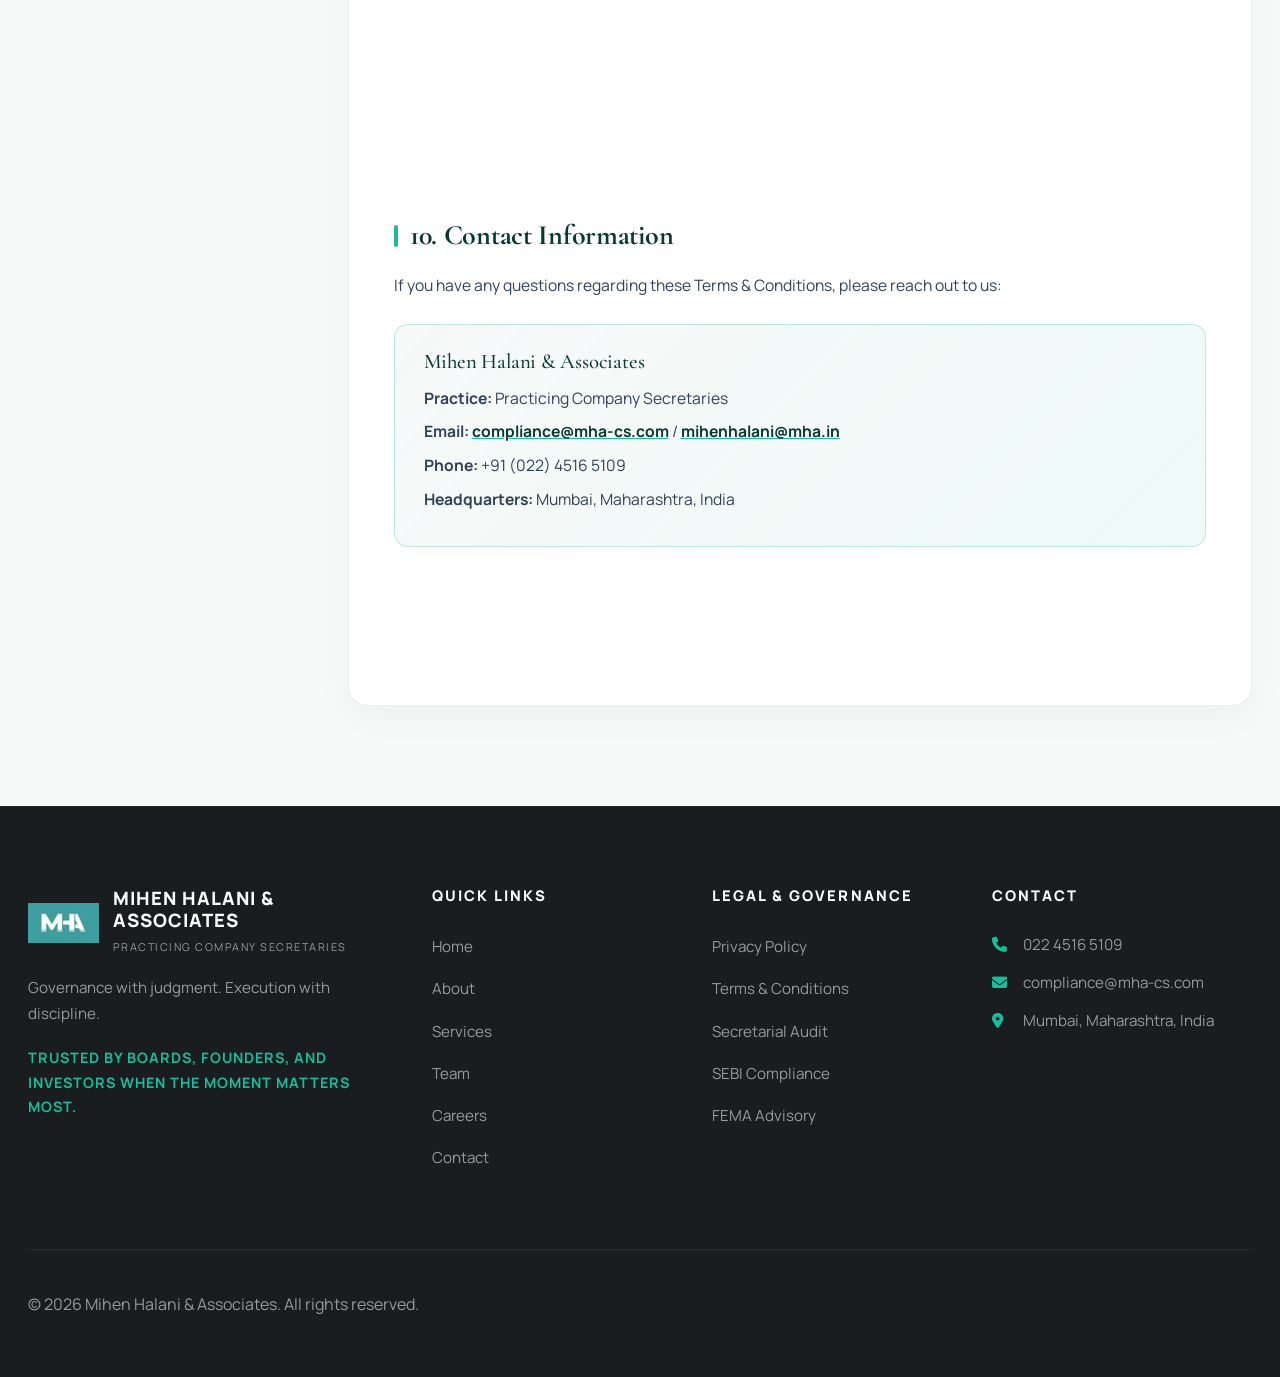
<file: terms-conditions.html>
<!DOCTYPE html>
<html lang="en">

<head>
    <meta charset="UTF-8">
    <meta name="viewport" content="width=device-width, initial-scale=1.0">
    <title>Terms &amp; Conditions | Mihen Halani &amp; Associates</title>
    <meta name="description"
        content="Terms & Conditions for Mihen Halani & Associates website and advisory services. Read terms of use, legal disclosures, and website terms.">
    <link rel="icon" href="images/mha-logo.png" type="image/png">
    <link rel="stylesheet" href="css/style.css">
    <link rel="stylesheet" href="css/team-profiles.css">
    <link rel="stylesheet" href="css/home-premium.css">
    <link rel="stylesheet" href="css/legal-pages.css">
    <link rel="stylesheet" href="https://cdn.jsdelivr.net/npm/@fortawesome/fontawesome-free@6.4.0/css/all.min.css">
    <link
        href="https://fonts.googleapis.com/css2?family=Cormorant+Garamond:wght@400;500;600;700&family=Manrope:wght@400;500;600;700;800&display=swap"
        rel="stylesheet">
</head>

<body class="home-page legal-page">
    <nav class="navbar" id="navbar">
        <div class="container">
            <div class="nav-wrapper">
                <a href="index.html#home" class="logo nav-logo-link" aria-label="Mihen Halani &amp; Associates home">
                    <img src="images/mha-logo.png" alt="MHA Logo" class="logo-img">
                    <div class="logo-text">
                        <h2>Mihen Halani &amp; Associates</h2>
                        <span>Practicing Company Secretaries</span>
                    </div>
                </a>

                <button class="mobile-menu-btn" id="mobileMenuBtn" aria-label="Open navigation">
                    <i class="fas fa-bars"></i>
                </button>

                <ul class="nav-menu" id="navMenu">
                    <li><a href="index.html#home" class="nav-link">Home</a></li>
                    <li><a href="index.html#about" class="nav-link">About</a></li>
                    <li><a href="index.html#services" class="nav-link">Services</a></li>
                    <li><a href="index.html#team" class="nav-link">Team</a></li>
                    <li><a href="career.html" class="nav-link">Careers</a></li>
                    <li><a href="index.html#contact" class="nav-link">Contact</a></li>
                    <li><a href="index.html#contact" class="nav-cta">Schedule Call</a></li>
                </ul>
            </div>
        </div>
    </nav>

    <header class="legal-hero">
        <div class="container">
            <div class="legal-hero-breadcrumb">
                <a href="index.html">Home</a>
                <i class="fas fa-chevron-right" style="font-size:0.7rem;"></i>
                <span>Terms &amp; Conditions</span>
            </div>
            <div class="legal-meta-badge">
                <i class="fas fa-gavel"></i> Terms of Use &amp; Professional Disclosures
            </div>
            <h1>Terms &amp; Conditions</h1>
            <p style="max-width: 680px; color: rgba(255,255,255,0.85); font-size: 1.08rem; line-height: 1.6;">
                These Terms govern the access and use of the Mihen Halani &amp; Associates website and digital resources. Please review these terms carefully before accessing our website.
            </p>
        </div>
    </header>

    <main class="legal-body-section">
        <div class="container">
            <div class="legal-grid">
                <aside class="legal-sidebar">
                    <h4>Table of Contents</h4>
                    <ul class="legal-toc-list">
                        <li><a href="#acceptance">1. Acceptance of Terms</a></li>
                        <li><a href="#applicability">2. Applicability</a></li>
                        <li><a href="#disclaimer">3. Professional Disclaimer</a></li>
                        <li><a href="#intellectual-property">4. Intellectual Property</a></li>
                        <li><a href="#communications">5. Digital Communications</a></li>
                        <li><a href="#liability">6. Limitation of Liability</a></li>
                        <li><a href="#third-party">7. Third-Party Links</a></li>
                        <li><a href="#modifications">8. Modifications to Terms</a></li>
                        <li><a href="#jurisdiction">9. Governing Law &amp; Jurisdiction</a></li>
                        <li><a href="#contact-us">10. Contact Us</a></li>
                    </ul>
                </aside>

                <article class="legal-content-card">
                    <section class="legal-section" id="acceptance">
                        <h2 class="legal-section-title">1. Acceptance of Terms</h2>
                        <p>
                            The website <em>www.mha-cs.com</em> (and associated domain portals) is operated and maintained by <strong>Mihen Halani &amp; Associates</strong> (“<strong>MHA</strong>”, “<strong>we</strong>”, “<strong>us</strong>”, or “<strong>our</strong>”), Practicing Company Secretaries based in Mumbai, India.
                        </p>
                        <p>
                            By accessing, browsing, or using this website, you confirm that you have read, understood, and agreed to be bound by these Terms &amp; Conditions (“<strong>Terms</strong>”) and our <a href="privacy-policy.html" style="color:var(--accent-gold); font-weight:600;">Privacy Policy</a>. If you do not agree to these Terms, please refrain from using our website.
                        </p>
                    </section>

                    <section class="legal-section" id="applicability">
                        <h2 class="legal-section-title">2. Applicability</h2>
                        <p>
                            These Terms apply to all visitors, clients, founders, investors, and corporate stakeholders who access or browse our website, submit regulatory queries, or request advisory proposals through online forms.
                        </p>
                        <p>
                            These Terms do not extend to third-party websites, external regulatory portals (such as MCA, SEBI, or RBI), or social media links accessible through our website.
                        </p>
                    </section>

                    <section class="legal-section" id="disclaimer">
                        <h2 class="legal-section-title">3. Professional Disclaimer</h2>
                        <div class="legal-callout-box">
                            <p><strong>Informational Notice &amp; ICSI Guidelines:</strong> Content published on this website is for general informational purposes only and does not constitute formal secretarial, legal, tax, or financial advice. No material on this website constitutes a solicitation or advertisement for professional services.</p>
                        </div>
                        <p>
                            As a firm of Practicing Company Secretaries governed by the Code of Conduct of the Institute of Company Secretaries of India (ICSI):
                        </p>
                        <ul>
                            <li>No attorney-client or company secretary-client relationship is created solely by accessing this website or sending queries through web forms.</li>
                            <li>Formal advisory engagements are established exclusively upon execution of a specific professional mandate or engagement letter between MHA and the client.</li>
                            <li>While we strive to ensure information is accurate and up-to-date, corporate regulatory frameworks (such as Companies Act, SEBI LODR, FEMA, and tax laws) undergo frequent changes. MHA accepts no liability for actions taken based on general website content.</li>
                        </ul>
                    </section>

                    <section class="legal-section" id="intellectual-property">
                        <h2 class="legal-section-title">4. Intellectual Property Rights</h2>
                        <p>
                            All content, proprietary governance frameworks, articles, service descriptions, logo branding, visual design, custom graphics, and software code contained on this website are the intellectual property of Mihen Halani &amp; Associates, protected under Indian and international copyright and intellectual property laws.
                        </p>
                        <p>
                            You are granted a limited, non-exclusive license to view and download content solely for personal or internal organizational reference. Reproduction, modification, distribution, or commercial exploitation of website materials without prior written consent from MHA is strictly prohibited.
                        </p>
                    </section>

                    <section class="legal-section" id="communications">
                        <h2 class="legal-section-title">5. Digital Communications</h2>
                        <p>
                            By submitting contact forms, requesting advisory calls, or subscribing to compliance updates through our website, you consent to receive communications, regulatory bulletins, and service updates from MHA via email or phone. You may opt out of promotional updates at any time.
                        </p>
                    </section>

                    <section class="legal-section" id="liability">
                        <h2 class="legal-section-title">6. Limitation of Liability</h2>
                        <p>
                            To the maximum extent permitted by law, Mihen Halani &amp; Associates, its partners, team members, and affiliates shall not be liable for any direct, indirect, incidental, consequential, or punitive damages arising from:
                        </p>
                        <ul>
                            <li>The use of or inability to use this website or its contents.</li>
                            <li>Any reliance placed on general articles, compliance calendars, or informational guides published on the website.</li>
                            <li>Technical disruptions, server downtime, or cyber security incidents beyond our reasonable control.</li>
                        </ul>
                    </section>

                    <section class="legal-section" id="third-party">
                        <h2 class="legal-section-title">7. Third-Party Links</h2>
                        <p>
                            Our website may contain links to external governmental portals (e.g., Ministry of Corporate Affairs, SEBI, RBI, Income Tax) or external resources for user convenience. MHA does not endorse, control, or accept responsibility for the content, privacy policies, or practices of third-party websites.
                        </p>
                    </section>

                    <section class="legal-section" id="modifications">
                        <h2 class="legal-section-title">8. Modifications to Terms</h2>
                        <p>
                            MHA reserves the right to revise or update these Terms &amp; Conditions at any time without prior individual notice. The updated version will be posted on this page with a revised effective date. Continued use of the website following changes constitutes acceptance of the modified Terms.
                        </p>
                    </section>

                    <section class="legal-section" id="jurisdiction">
                        <h2 class="legal-section-title">9. Governing Law &amp; Jurisdiction</h2>
                        <p>
                            These Terms shall be governed by and interpreted in accordance with the laws of the Republic of India. Any legal proceedings or disputes arising out of these Terms or website usage shall be subject to the exclusive jurisdiction of the Courts in <strong>Mumbai, Maharashtra, India</strong>.
                        </p>
                    </section>

                    <section class="legal-section" id="contact-us">
                        <h2 class="legal-section-title">10. Contact Information</h2>
                        <p>If you have any questions regarding these Terms &amp; Conditions, please reach out to us:</p>
                        
                        <div class="legal-contact-card">
                            <h5>Mihen Halani &amp; Associates</h5>
                            <p><strong>Practice:</strong> Practicing Company Secretaries</p>
                            <p><strong>Email:</strong> <a href="mailto:compliance@mha-cs.com">compliance@mha-cs.com</a> / <a href="mailto:mihenhalani@mha.in">mihenhalani@mha.in</a></p>
                            <p><strong>Phone:</strong> +91 (022) 4516 5109</p>
                            <p><strong>Headquarters:</strong> Mumbai, Maharashtra, India</p>
                        </div>
                    </section>
                </article>
            </div>
        </div>
    </main>

    <footer class="footer">
        <div class="container">
            <div class="footer-content">
                <div class="footer-section footer-brand-block">
                    <div class="footer-logo">
                        <img src="images/mha-logo.png" alt="MHA Logo">
                        <div class="footer-logo-text">
                            <h3>Mihen Halani &amp; Associates</h3>
                            <span>Practicing Company Secretaries</span>
                        </div>
                    </div>
                    <p>Governance with judgment. Execution with discipline.</p>
                    <p class="footer-tagline">Trusted by boards, founders, and investors when the moment matters most.</p>
                </div>

                <div class="footer-section">
                    <h4>Quick Links</h4>
                    <ul>
                        <li><a href="index.html#home">Home</a></li>
                        <li><a href="index.html#about">About</a></li>
                        <li><a href="index.html#services">Services</a></li>
                        <li><a href="index.html#team">Team</a></li>
                        <li><a href="career.html">Careers</a></li>
                        <li><a href="index.html#contact">Contact</a></li>
                    </ul>
                </div>

                <div class="footer-section">
                    <h4>Legal &amp; Governance</h4>
                    <ul>
                        <li><a href="privacy-policy.html">Privacy Policy</a></li>
                        <li><a href="terms-conditions.html">Terms &amp; Conditions</a></li>
                        <li><a href="index.html#services">Secretarial Audit</a></li>
                        <li><a href="index.html#services">SEBI Compliance</a></li>
                        <li><a href="index.html#services">FEMA Advisory</a></li>
                    </ul>
                </div>

                <div class="footer-section">
                    <h4>Contact</h4>
                    <p><i class="fas fa-phone"></i> 022 4516 5109</p>
                    <p><i class="fas fa-envelope"></i> compliance@mha-cs.com</p>
                    <p><i class="fas fa-map-marker-alt"></i> Mumbai, Maharashtra, India</p>
                </div>
            </div>
            <div class="footer-bottom">
                <p id="currentYearText">&copy; <span id="currentYear"></span> Mihen Halani &amp; Associates. All rights reserved.</p>
            </div>
        </div>
    </footer>

    <script src="js/main.js"></script>
</body>

</html>
</file>
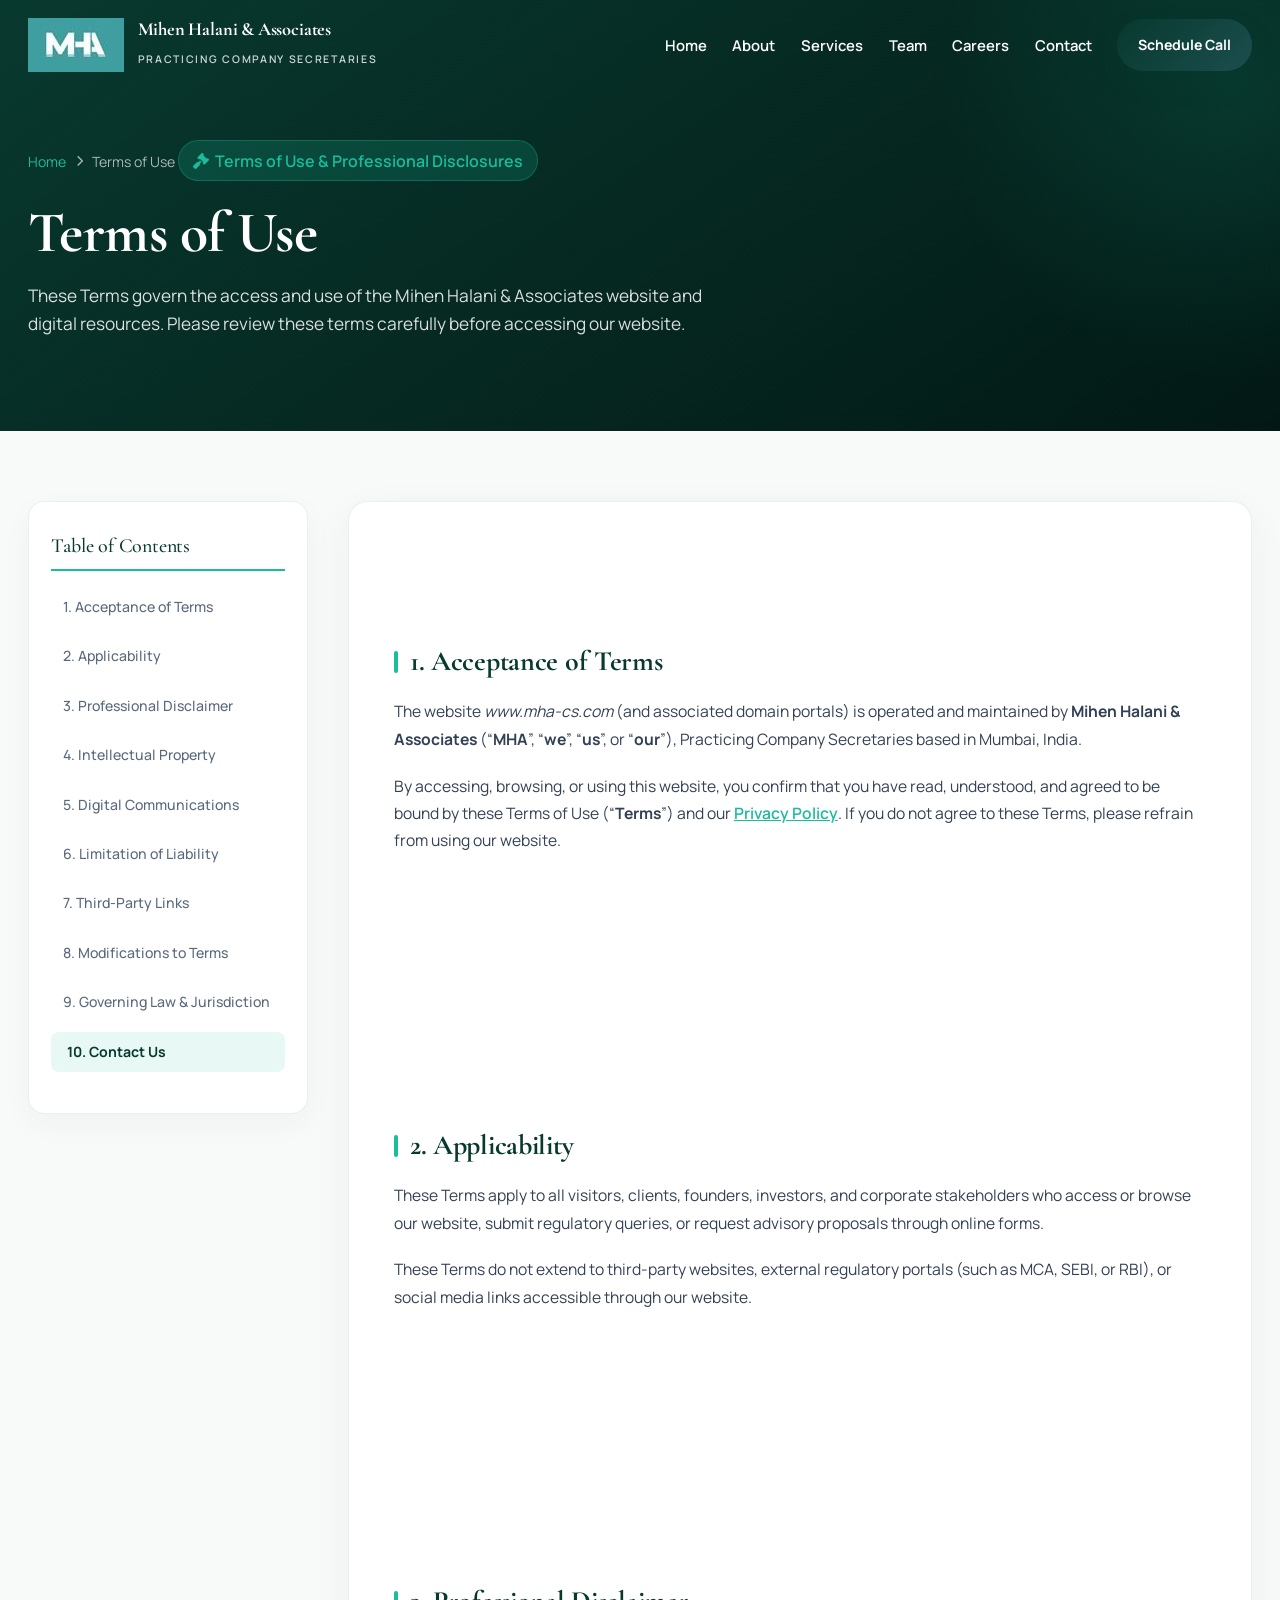
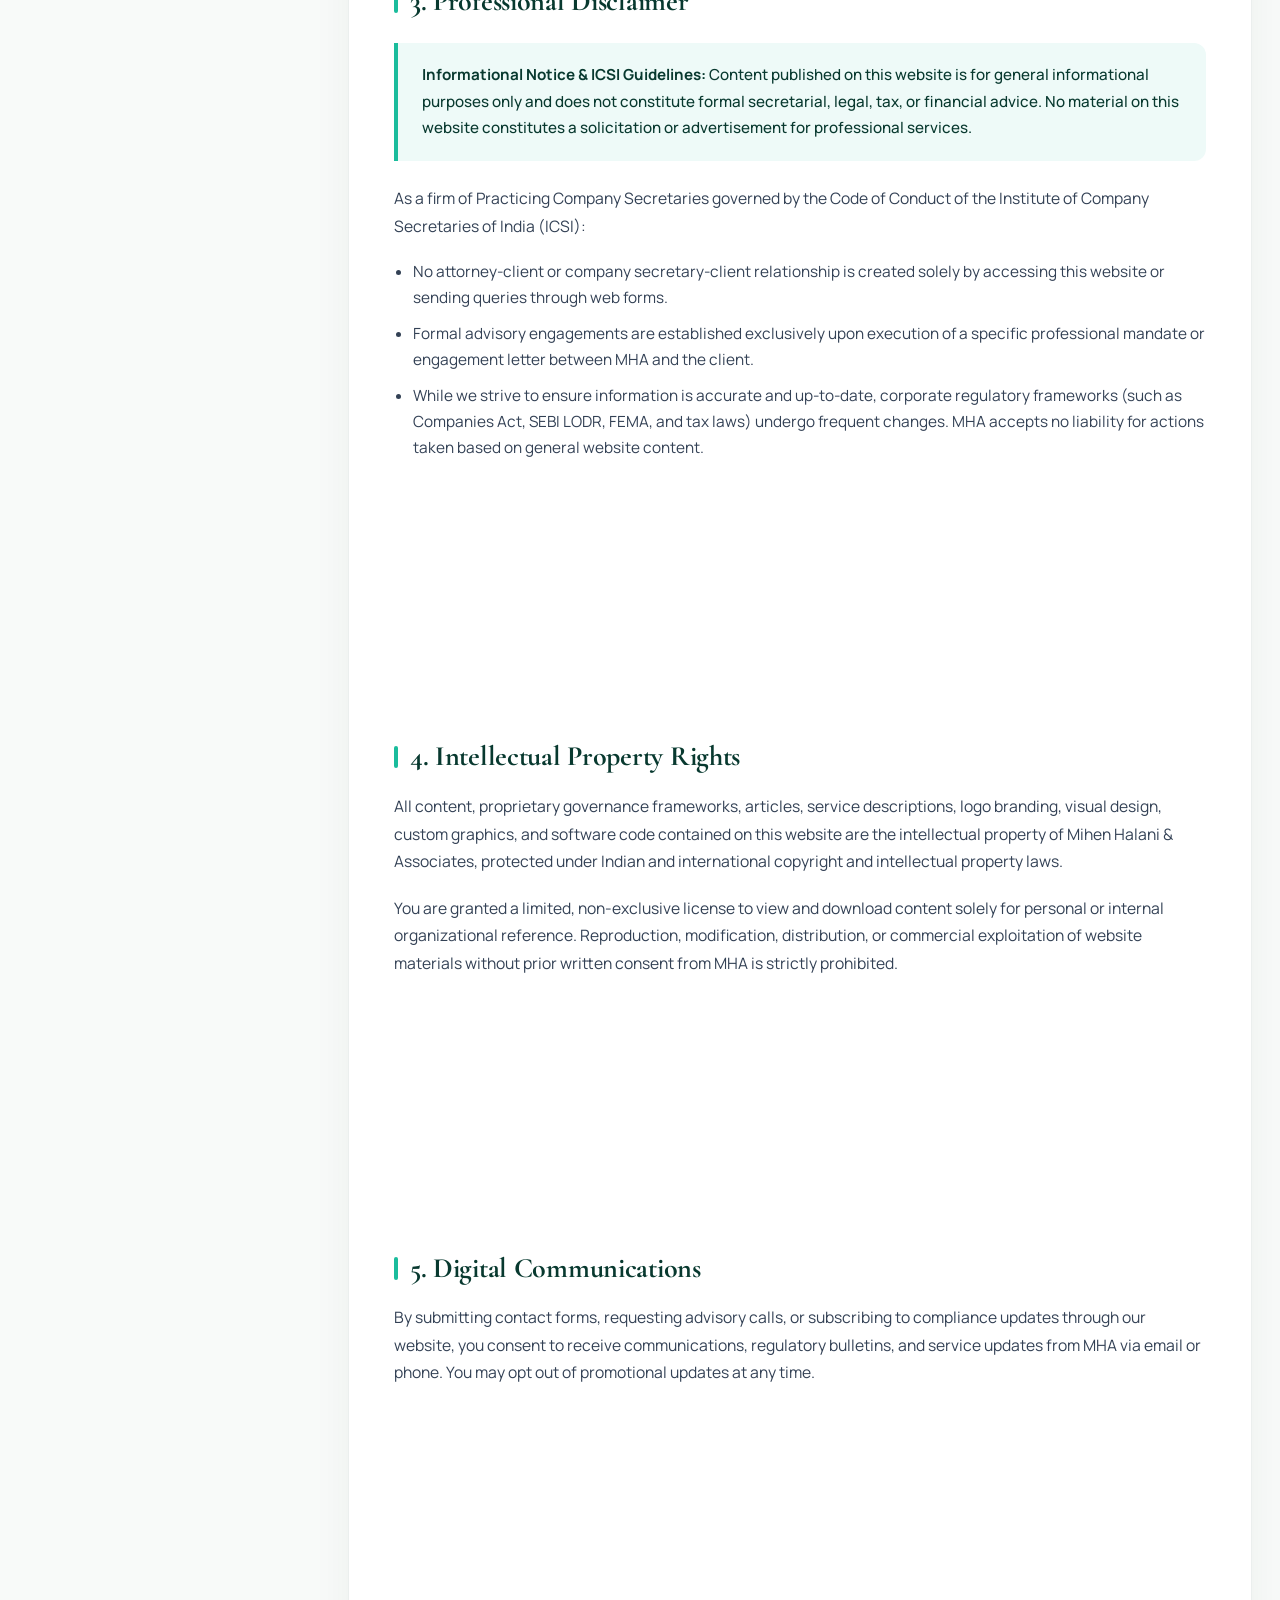
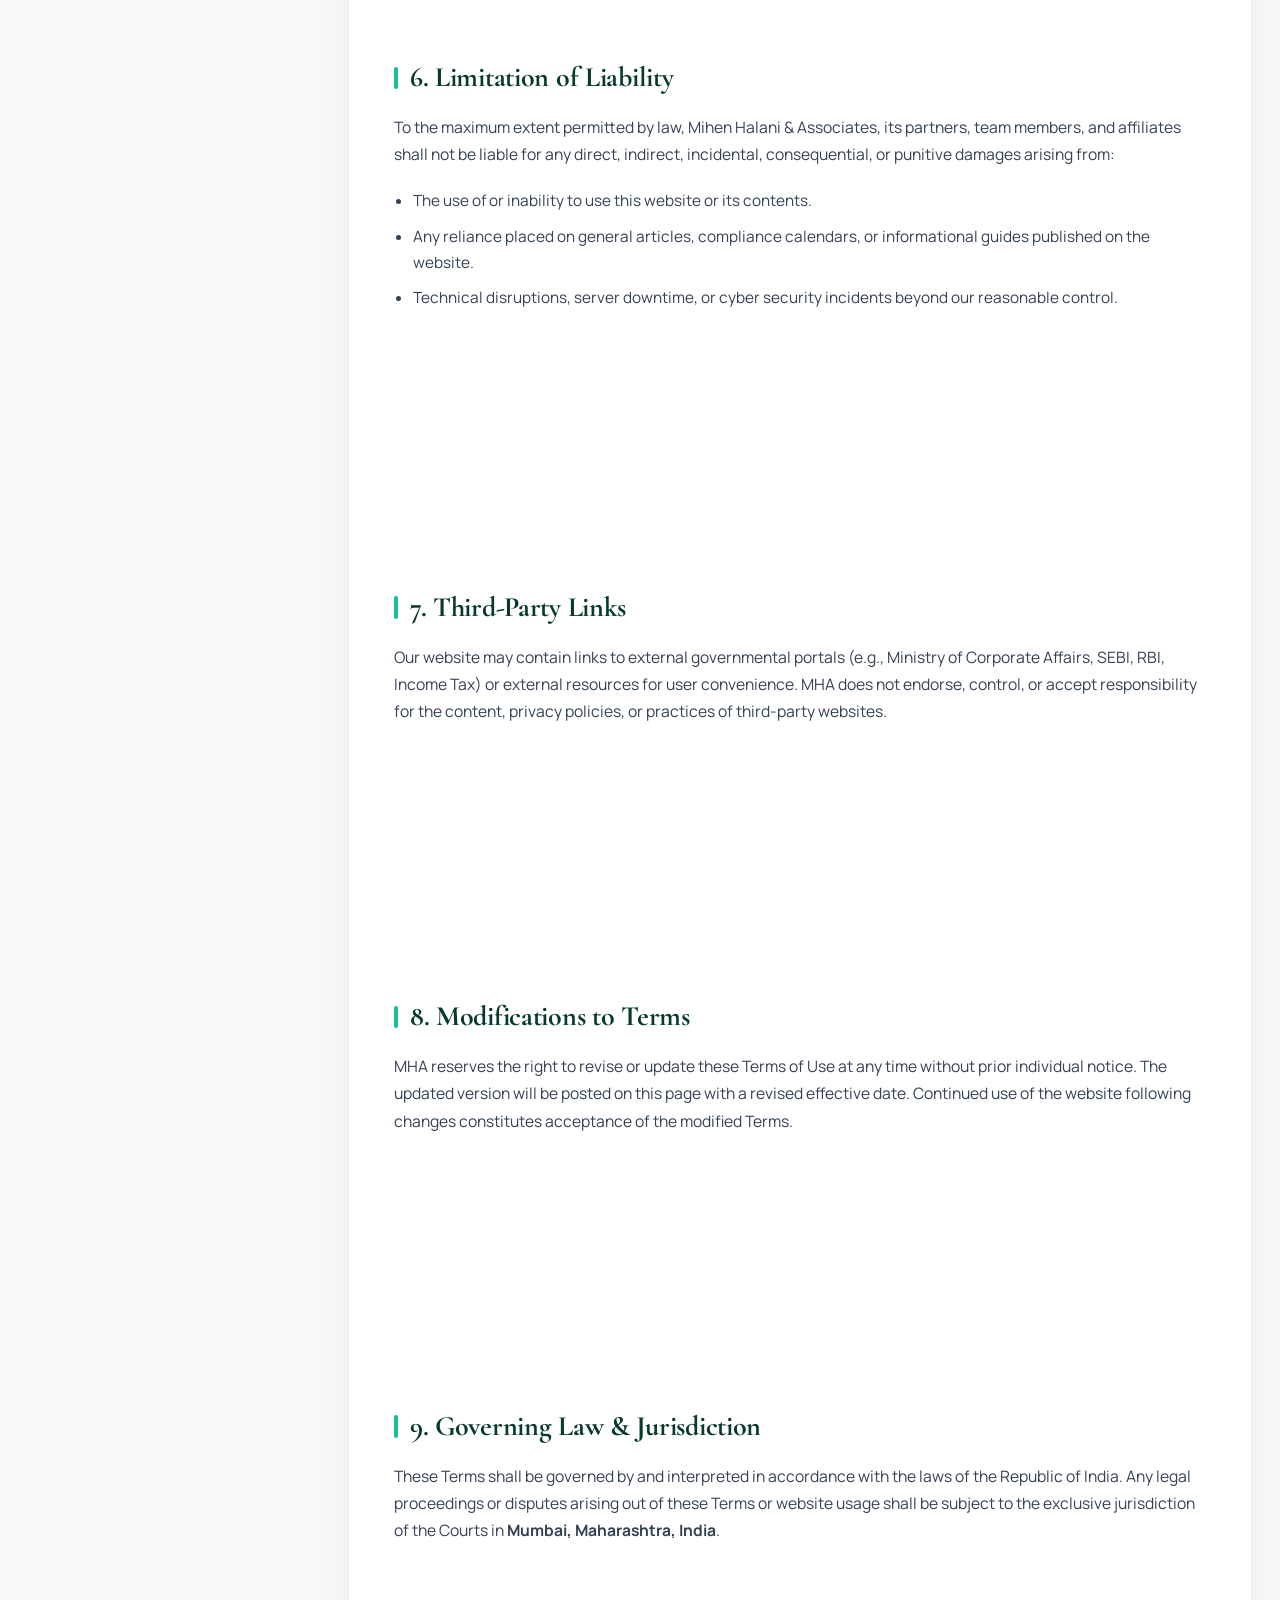
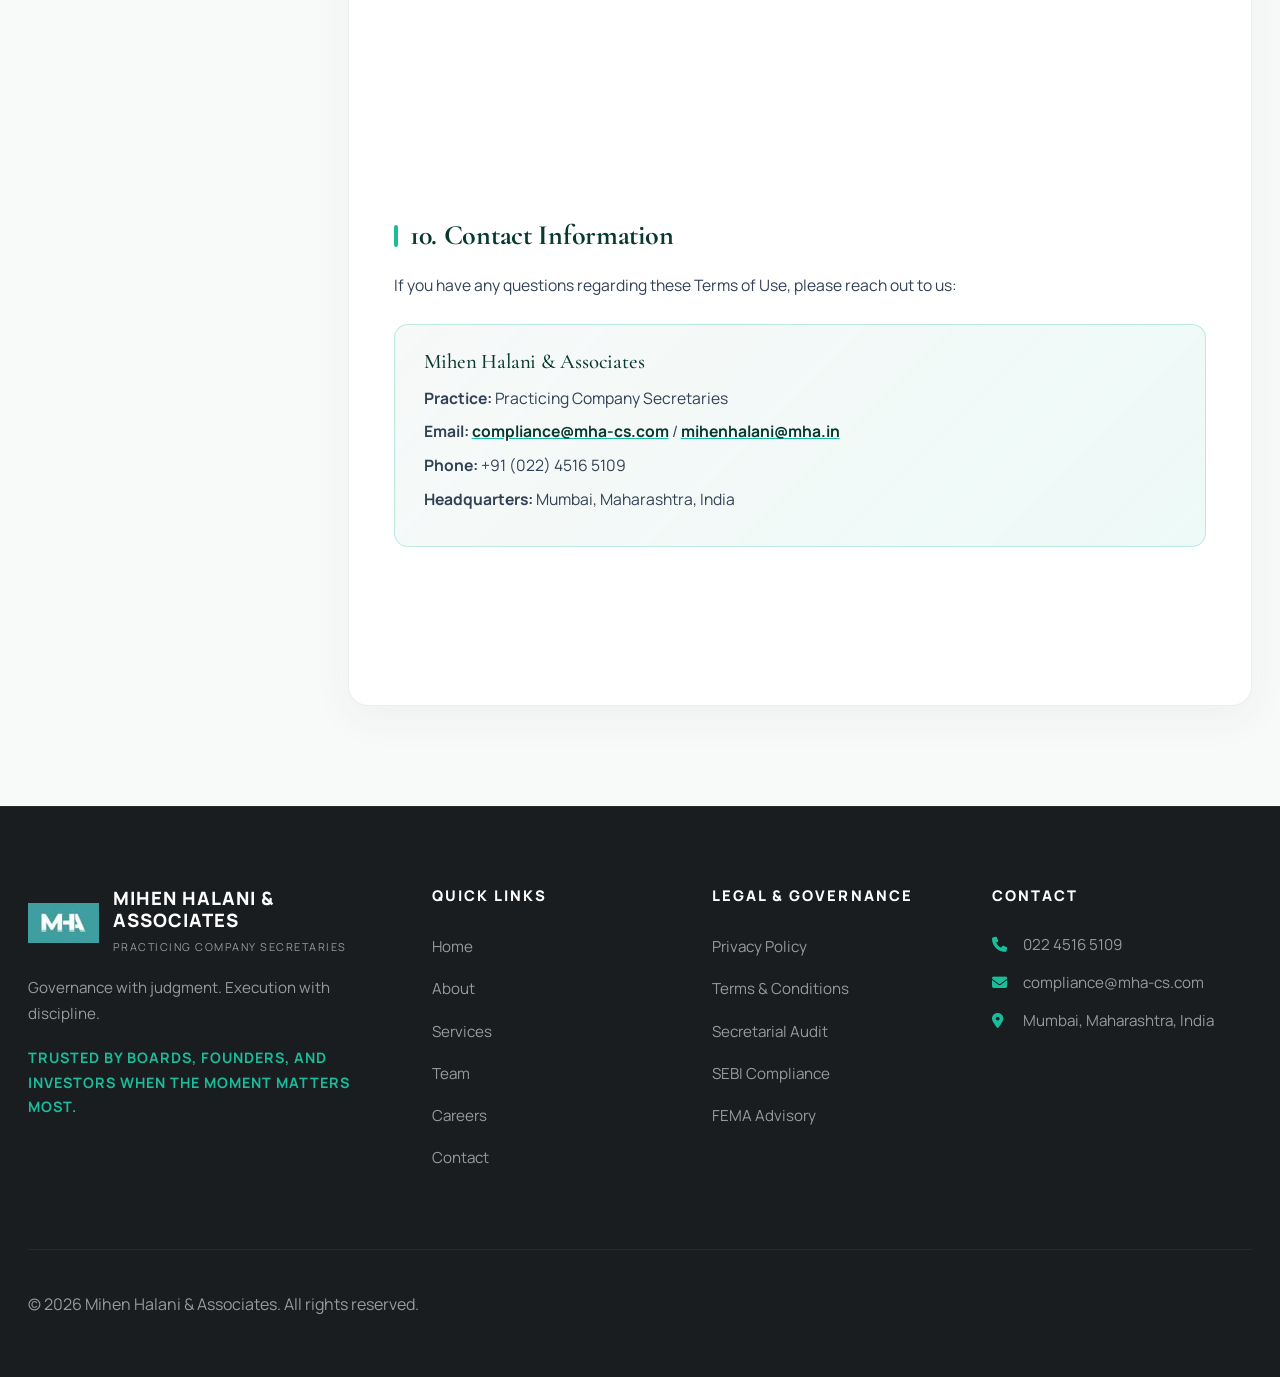
<file: terms-of-use.html>
<!DOCTYPE html>
<html lang="en">

<head>
    <meta charset="UTF-8">
    <meta name="viewport" content="width=device-width, initial-scale=1.0">
    <title>Terms of Use | Mihen Halani &amp; Associates</title>
    <meta name="description"
        content="Terms of Use for Mihen Halani & Associates website and advisory services. Read terms of use, legal disclosures, and website terms.">
    <link rel="icon" href="images/mha-logo.png" type="image/png">
    <link rel="stylesheet" href="css/style.css">
    <link rel="stylesheet" href="css/team-profiles.css">
    <link rel="stylesheet" href="css/home-premium.css">
    <link rel="stylesheet" href="css/legal-pages.css">
    <link rel="stylesheet" href="https://cdn.jsdelivr.net/npm/@fortawesome/fontawesome-free@6.4.0/css/all.min.css">
    <link
        href="https://fonts.googleapis.com/css2?family=Cormorant+Garamond:wght@400;500;600;700&family=Manrope:wght@400;500;600;700;800&display=swap"
        rel="stylesheet">
</head>

<body class="home-page legal-page">
    <nav class="navbar" id="navbar">
        <div class="container">
            <div class="nav-wrapper">
                <a href="index.html#home" class="logo nav-logo-link" aria-label="Mihen Halani &amp; Associates home">
                    <img src="images/mha-logo.png" alt="MHA Logo" class="logo-img">
                    <div class="logo-text">
                        <h2>Mihen Halani &amp; Associates</h2>
                        <span>Practicing Company Secretaries</span>
                    </div>
                </a>

                <button class="mobile-menu-btn" id="mobileMenuBtn" aria-label="Open navigation">
                    <i class="fas fa-bars"></i>
                </button>

                <ul class="nav-menu" id="navMenu">
                    <li><a href="index.html#home" class="nav-link">Home</a></li>
                    <li><a href="index.html#about" class="nav-link">About</a></li>
                    <li><a href="index.html#services" class="nav-link">Services</a></li>
                    <li><a href="index.html#team" class="nav-link">Team</a></li>
                    <li><a href="career.html" class="nav-link">Careers</a></li>
                    <li><a href="index.html#contact" class="nav-link">Contact</a></li>
                    <li><a href="index.html#contact" class="nav-cta">Schedule Call</a></li>
                </ul>
            </div>
        </div>
    </nav>

    <header class="legal-hero">
        <div class="container">
            <div class="legal-hero-breadcrumb">
                <a href="index.html">Home</a>
                <i class="fas fa-chevron-right" style="font-size:0.7rem;"></i>
                <span>Terms of Use</span>
            </div>
            <div class="legal-meta-badge">
                <i class="fas fa-gavel"></i> Terms of Use &amp; Professional Disclosures
            </div>
            <h1>Terms of Use</h1>
            <p style="max-width: 680px; color: rgba(255,255,255,0.85); font-size: 1.08rem; line-height: 1.6;">
                These Terms govern the access and use of the Mihen Halani &amp; Associates website and digital resources. Please review these terms carefully before accessing our website.
            </p>
        </div>
    </header>

    <main class="legal-body-section">
        <div class="container">
            <div class="legal-grid">
                <aside class="legal-sidebar">
                    <h4>Table of Contents</h4>
                    <ul class="legal-toc-list">
                        <li><a href="#acceptance">1. Acceptance of Terms</a></li>
                        <li><a href="#applicability">2. Applicability</a></li>
                        <li><a href="#disclaimer">3. Professional Disclaimer</a></li>
                        <li><a href="#intellectual-property">4. Intellectual Property</a></li>
                        <li><a href="#communications">5. Digital Communications</a></li>
                        <li><a href="#liability">6. Limitation of Liability</a></li>
                        <li><a href="#third-party">7. Third-Party Links</a></li>
                        <li><a href="#modifications">8. Modifications to Terms</a></li>
                        <li><a href="#jurisdiction">9. Governing Law &amp; Jurisdiction</a></li>
                        <li><a href="#contact-us">10. Contact Us</a></li>
                    </ul>
                </aside>

                <article class="legal-content-card">
                    <section class="legal-section" id="acceptance">
                        <h2 class="legal-section-title">1. Acceptance of Terms</h2>
                        <p>
                            The website <em>www.mha-cs.com</em> (and associated domain portals) is operated and maintained by <strong>Mihen Halani &amp; Associates</strong> (“<strong>MHA</strong>”, “<strong>we</strong>”, “<strong>us</strong>”, or “<strong>our</strong>”), Practicing Company Secretaries based in Mumbai, India.
                        </p>
                        <p>
                            By accessing, browsing, or using this website, you confirm that you have read, understood, and agreed to be bound by these Terms of Use (“<strong>Terms</strong>”) and our <a href="privacy-policy.html" style="color:var(--accent-gold); font-weight:600;">Privacy Policy</a>. If you do not agree to these Terms, please refrain from using our website.
                        </p>
                    </section>

                    <section class="legal-section" id="applicability">
                        <h2 class="legal-section-title">2. Applicability</h2>
                        <p>
                            These Terms apply to all visitors, clients, founders, investors, and corporate stakeholders who access or browse our website, submit regulatory queries, or request advisory proposals through online forms.
                        </p>
                        <p>
                            These Terms do not extend to third-party websites, external regulatory portals (such as MCA, SEBI, or RBI), or social media links accessible through our website.
                        </p>
                    </section>

                    <section class="legal-section" id="disclaimer">
                        <h2 class="legal-section-title">3. Professional Disclaimer</h2>
                        <div class="legal-callout-box">
                            <p><strong>Informational Notice &amp; ICSI Guidelines:</strong> Content published on this website is for general informational purposes only and does not constitute formal secretarial, legal, tax, or financial advice. No material on this website constitutes a solicitation or advertisement for professional services.</p>
                        </div>
                        <p>
                            As a firm of Practicing Company Secretaries governed by the Code of Conduct of the Institute of Company Secretaries of India (ICSI):
                        </p>
                        <ul>
                            <li>No attorney-client or company secretary-client relationship is created solely by accessing this website or sending queries through web forms.</li>
                            <li>Formal advisory engagements are established exclusively upon execution of a specific professional mandate or engagement letter between MHA and the client.</li>
                            <li>While we strive to ensure information is accurate and up-to-date, corporate regulatory frameworks (such as Companies Act, SEBI LODR, FEMA, and tax laws) undergo frequent changes. MHA accepts no liability for actions taken based on general website content.</li>
                        </ul>
                    </section>

                    <section class="legal-section" id="intellectual-property">
                        <h2 class="legal-section-title">4. Intellectual Property Rights</h2>
                        <p>
                            All content, proprietary governance frameworks, articles, service descriptions, logo branding, visual design, custom graphics, and software code contained on this website are the intellectual property of Mihen Halani &amp; Associates, protected under Indian and international copyright and intellectual property laws.
                        </p>
                        <p>
                            You are granted a limited, non-exclusive license to view and download content solely for personal or internal organizational reference. Reproduction, modification, distribution, or commercial exploitation of website materials without prior written consent from MHA is strictly prohibited.
                        </p>
                    </section>

                    <section class="legal-section" id="communications">
                        <h2 class="legal-section-title">5. Digital Communications</h2>
                        <p>
                            By submitting contact forms, requesting advisory calls, or subscribing to compliance updates through our website, you consent to receive communications, regulatory bulletins, and service updates from MHA via email or phone. You may opt out of promotional updates at any time.
                        </p>
                    </section>

                    <section class="legal-section" id="liability">
                        <h2 class="legal-section-title">6. Limitation of Liability</h2>
                        <p>
                            To the maximum extent permitted by law, Mihen Halani &amp; Associates, its partners, team members, and affiliates shall not be liable for any direct, indirect, incidental, consequential, or punitive damages arising from:
                        </p>
                        <ul>
                            <li>The use of or inability to use this website or its contents.</li>
                            <li>Any reliance placed on general articles, compliance calendars, or informational guides published on the website.</li>
                            <li>Technical disruptions, server downtime, or cyber security incidents beyond our reasonable control.</li>
                        </ul>
                    </section>

                    <section class="legal-section" id="third-party">
                        <h2 class="legal-section-title">7. Third-Party Links</h2>
                        <p>
                            Our website may contain links to external governmental portals (e.g., Ministry of Corporate Affairs, SEBI, RBI, Income Tax) or external resources for user convenience. MHA does not endorse, control, or accept responsibility for the content, privacy policies, or practices of third-party websites.
                        </p>
                    </section>

                    <section class="legal-section" id="modifications">
                        <h2 class="legal-section-title">8. Modifications to Terms</h2>
                        <p>
                            MHA reserves the right to revise or update these Terms of Use at any time without prior individual notice. The updated version will be posted on this page with a revised effective date. Continued use of the website following changes constitutes acceptance of the modified Terms.
                        </p>
                    </section>

                    <section class="legal-section" id="jurisdiction">
                        <h2 class="legal-section-title">9. Governing Law &amp; Jurisdiction</h2>
                        <p>
                            These Terms shall be governed by and interpreted in accordance with the laws of the Republic of India. Any legal proceedings or disputes arising out of these Terms or website usage shall be subject to the exclusive jurisdiction of the Courts in <strong>Mumbai, Maharashtra, India</strong>.
                        </p>
                    </section>

                    <section class="legal-section" id="contact-us">
                        <h2 class="legal-section-title">10. Contact Information</h2>
                        <p>If you have any questions regarding these Terms of Use, please reach out to us:</p>
                        
                        <div class="legal-contact-card">
                            <h5>Mihen Halani &amp; Associates</h5>
                            <p><strong>Practice:</strong> Practicing Company Secretaries</p>
                            <p><strong>Email:</strong> <a href="mailto:compliance@mha-cs.com">compliance@mha-cs.com</a> / <a href="mailto:mihenhalani@mha.in">mihenhalani@mha.in</a></p>
                            <p><strong>Phone:</strong> +91 (022) 4516 5109</p>
                            <p><strong>Headquarters:</strong> Mumbai, Maharashtra, India</p>
                        </div>
                    </section>
                </article>
            </div>
        </div>
    </main>

    <footer class="footer">
        <div class="container">
            <div class="footer-content">
                <div class="footer-section footer-brand-block">
                    <div class="footer-logo">
                        <img src="images/mha-logo.png" alt="MHA Logo">
                        <div class="footer-logo-text">
                            <h3>Mihen Halani &amp; Associates</h3>
                            <span>Practicing Company Secretaries</span>
                        </div>
                    </div>
                    <p>Governance with judgment. Execution with discipline.</p>
                    <p class="footer-tagline">Trusted by boards, founders, and investors when the moment matters most.</p>
                </div>

                <div class="footer-section">
                    <h4>Quick Links</h4>
                    <ul>
                        <li><a href="index.html#home">Home</a></li>
                        <li><a href="index.html#about">About</a></li>
                        <li><a href="index.html#services">Services</a></li>
                        <li><a href="index.html#team">Team</a></li>
                        <li><a href="career.html">Careers</a></li>
                        <li><a href="index.html#contact">Contact</a></li>
                    </ul>
                </div>

                <div class="footer-section">
                    <h4>Legal &amp; Governance</h4>
                    <ul>
                        <li><a href="privacy-policy.html">Privacy Policy</a></li>
                        <li><a href="terms-conditions.html">Terms &amp; Conditions</a></li>
                        <li><a href="index.html#services">Secretarial Audit</a></li>
                        <li><a href="index.html#services">SEBI Compliance</a></li>
                        <li><a href="index.html#services">FEMA Advisory</a></li>
                    </ul>
                </div>

                <div class="footer-section">
                    <h4>Contact</h4>
                    <p><i class="fas fa-phone"></i> 022 4516 5109</p>
                    <p><i class="fas fa-envelope"></i> compliance@mha-cs.com</p>
                    <p><i class="fas fa-map-marker-alt"></i> Mumbai, Maharashtra, India</p>
                </div>
            </div>
            <div class="footer-bottom">
                <p id="currentYearText">&copy; <span id="currentYear"></span> Mihen Halani &amp; Associates. All rights reserved.</p>
            </div>
        </div>
    </footer>

    <script src="js/main.js"></script>
</body>

</html>
</file>
<file: css/style.css>
:root {
    /* =========================================================
       GLOBAL SITE THEME 
       Change these to update the overall website color scheme
       ========================================================= */
    --theme-primary: #1ABC9C;
    /* Green Turquoise */
    --theme-primary-soft: rgba(26, 188, 156, 0.15);
    --theme-primary-dark: #11725F;
    /* Deep Green Turquoise */
    --theme-primary-darkest: #08392F;
    /* Very Deep Green Turquoise for text/navy-replacement */
    --theme-glass-white: rgba(255, 255, 255, 0.85);
    /* Premium glass white */
    --theme-glass-white-solid: #FDFDFB;
    /* For opaque fallbacks */
    --theme-glass-border: rgba(255, 255, 255, 0.4);

    --theme-navy: var(--theme-primary-darkest);
    --theme-accent-gold: var(--theme-primary);

    /* Formal Corporate Editorial Palette */
    --primary-navy: var(--theme-navy);
    --hover-navy: #0D5143;
    /* Dark Green Teal for hover */
    --accent-gold: var(--theme-accent-gold);
    --bg-alabaster: var(--theme-glass-white-solid);
    --bg-sand: var(--theme-primary-soft);
    --border-tint: rgba(26, 188, 156, 0.2);

    /* Mapped variables to avoid breaking other files */
    --logo-teal: var(--theme-primary);
    --primary-turquoise: var(--theme-primary);
    --secondary-turquoise: #409C9C;
    --light-turquoise: #6DCFCF;
    --dark-turquoise: var(--theme-primary-dark);
    --accent-teal: var(--theme-primary);
    --gold: var(--theme-accent-gold);
    --gold-light: var(--bg-sand);

    /* Neutral Colors */
    --white: #FFFFFF;
    --off-white: var(--bg-alabaster);
    --light-gray: rgba(26, 188, 156, 0.05);
    --medium-gray: rgba(26, 188, 156, 0.1);
    --border-gray: rgba(26, 188, 156, 0.3);
    --text-light: #4A7A7A;
    --text-medium: #2B5757;
    --text-dark: var(--theme-primary-darkest);
    --navy-dark: var(--theme-primary-darkest);
    --navy-blue: var(--hover-navy);
    --footer-bg: #1a1d20;

    /* Typography - Elite Serif + Clean Sans-Serif Pair */
    --font-primary: 'Inter', -apple-system, BlinkMacSystemFont, 'Segoe UI', Roboto, sans-serif;
    --font-heading: 'Cormorant Garamond', Georgia, serif;

    /* Spacing System */
    --spacing-xs: 0.5rem;
    --spacing-sm: 1rem;
    --spacing-md: 1.5rem;
    --spacing-lg: 2rem;
    --spacing-xl: 3rem;
    --spacing-2xl: 4rem;
    --spacing-3xl: 6rem;

    /* Transition & Minimal Shadows */
    --shadow-sm: 0 1px 3px rgba(8, 57, 47, 0.04);
    --shadow-md: 0 10px 30px rgba(8, 57, 47, 0.02);
    --shadow-lg: 0 20px 45px rgba(8, 57, 47, 0.04);
    --shadow-xl: 0 30px 60px rgba(8, 57, 47, 0.06);
    --transition-fast: 0.25s ease;
    --transition-smooth: 0.4s cubic-bezier(0.25, 0.8, 0.25, 1);
    --transition-slow: 0.7s cubic-bezier(0.25, 0.8, 0.25, 1);

    /* Variables for home-premium.css */
    --home-navy: var(--theme-primary-darkest);
    --home-navy-soft: #1B4E4E;
    --home-teal: var(--theme-primary);
    --home-teal-soft: var(--theme-primary-soft);
    --home-gold: var(--theme-accent-gold);
    --home-gold-soft: var(--theme-primary-soft);
    --home-cream: var(--theme-glass-white-solid);
    --home-surface: var(--theme-glass-white);
    --home-surface-alt: rgba(255, 255, 255, 0.95);
    --home-line: rgba(8, 57, 47, 0.1);
    --home-line-strong: var(--theme-glass-border);
    --home-text: var(--theme-primary-darkest);
    --home-text-soft: #386E6E;
    --home-shadow-sm: 0 16px 36px rgba(8, 57, 47, 0.06);
    --home-shadow-lg: 0 38px 90px rgba(8, 57, 47, 0.11);
    --home-radius: 28px;
}

/* ==================== GLOBAL RESET & BASE ==================== */
*,
*::before,
*::after {
    margin: 0;
    padding: 0;
    box-sizing: border-box;
}

html {
    scroll-behavior: smooth;
    font-size: 16px;
    scroll-padding-top: 100px;
}

body {
    font-family: var(--font-primary);
    color: var(--text-medium);
    line-height: 1.75;
    -webkit-font-smoothing: antialiased;
    -moz-osx-font-smoothing: grayscale;
    background: var(--bg-alabaster);
    font-size: 16px;
    font-weight: 400;
}

/* Typography Hierarchy */
h1,
h2,
h3,
h4,
h5,
h6 {
    font-family: var(--font-heading);
    font-weight: 500;
    line-height: 1.2;
    color: var(--text-dark);
    letter-spacing: -0.01em;
}

h1 {
    font-size: clamp(2.8rem, 6vw, 4.4rem);
    font-weight: 400;
}

h2 {
    font-size: clamp(2rem, 4.5vw, 3.2rem);
    font-weight: 400;
}

h3 {
    font-size: clamp(1.45rem, 3vw, 2rem);
    font-weight: 400;
}

h4 {
    font-size: clamp(1.15rem, 2.5vw, 1.45rem);
    font-weight: 500;
}

p {
    line-height: 1.8;
    text-align: left;
    font-size: 1rem;
    font-weight: 400;
    color: var(--text-medium);
    margin-bottom: 1.5rem;
}

.lead {
    font-size: 1.25rem;
    line-height: 1.65;
    font-weight: 400;
    font-family: var(--font-heading);
    font-style: italic;
    color: var(--text-light);
}

/* ==================== CLASSIC NAVIGATION ==================== */
.navbar {
    position: fixed;
    top: 0;
    left: 0;
    width: 100%;
    background: var(--bg-alabaster);
    border-bottom: 1px solid var(--border-tint);
    z-index: 1000;
    transition: padding var(--transition-fast), background var(--transition-fast);
}

.navbar.scrolled {
    box-shadow: 0 4px 30px rgba(11, 30, 54, 0.03);
}

.nav-wrapper {
    display: flex;
    justify-content: space-between;
    align-items: center;
    padding: 1.25rem 0;
    transition: padding var(--transition-fast);
}

.navbar.scrolled .nav-wrapper {
    padding: 0.95rem 0;
}

.logo {
    display: flex;
    align-items: center;
    gap: 0.95rem;
}

.logo-img {
    height: 48px;
    width: auto;
}

.logo-text h2 {
    font-size: 1.15rem;
    color: var(--primary-navy);
    margin-bottom: 0.15rem;
    font-weight: 700;
    letter-spacing: -0.01em;
    font-family: var(--font-primary);
}

.logo-text span {
    font-size: 0.68rem;
    color: var(--text-light);
    text-transform: uppercase;
    letter-spacing: 1.5px;
    font-weight: 600;
    font-family: var(--font-primary);
}

.nav-menu {
    display: flex;
    list-style: none;
    gap: 2.5rem;
    align-items: center;
}

.nav-link {
    color: var(--text-medium);
    text-decoration: none;
    font-weight: 500;
    font-size: 0.95rem;
    transition: color var(--transition-fast);
    position: relative;
    padding: 0.2rem 0;
}

.nav-link::after {
    content: '';
    position: absolute;
    bottom: -2px;
    left: 0;
    width: 0;
    height: 1px;
    background: var(--accent-gold);
    transition: width 0.3s ease;
}

.nav-link:hover {
    color: var(--primary-navy);
}

.nav-link:hover::after {
    width: 100%;
}

.mobile-menu-btn {
    display: none;
    background: none;
    border: none;
    font-size: 1.4rem;
    color: var(--primary-navy);
    cursor: pointer;
}

/* ==================== HERO SECTION ==================== */
.hero {
    position: relative;
    min-height: 100vh;
    background: var(--primary-navy);
    overflow: hidden;
    display: flex;
    flex-direction: column;
    align-items: center;
    justify-content: center;
    padding: 8rem 0 4rem;
}

/* Subtle film grain texture */
.hero-grain {
    position: absolute;
    inset: 0;
    opacity: 0.035;
    background-image: url("data:image/svg+xml,%3Csvg viewBox='0 0 256 256' xmlns='http://www.w3.org/2000/svg'%3E%3Cfilter id='noise'%3E%3CfeTurbulence type='fractalNoise' baseFrequency='0.85' numOctaves='4' stitchTiles='stitch'/%3E%3C/filter%3E%3Crect width='100%25' height='100%25' filter='url(%23noise)'/%3E%3C/svg%3E");
    background-repeat: repeat;
    background-size: 180px;
    pointer-events: none;
    z-index: 1;
}

/* Floating gradient orbs */
.hero-gradient-orb {
    position: absolute;
    border-radius: 50%;
    filter: blur(100px);
    pointer-events: none;
    z-index: 1;
}

.hero-orb-1 {
    width: 600px;
    height: 600px;
    background: radial-gradient(circle, rgba(197, 168, 128, 0.12) 0%, transparent 70%);
    top: -15%;
    right: -8%;
    animation: orbDrift1 18s ease-in-out infinite;
}

.hero-orb-2 {
    width: 500px;
    height: 500px;
    background: radial-gradient(circle, rgba(21, 46, 76, 0.25) 0%, transparent 70%);
    bottom: -10%;
    left: -5%;
    animation: orbDrift2 22s ease-in-out infinite;
}

@keyframes orbDrift1 {

    0%,
    100% {
        transform: translate(0, 0) scale(1);
    }

    33% {
        transform: translate(-30px, 20px) scale(1.05);
    }

    66% {
        transform: translate(15px, -15px) scale(0.97);
    }
}

@keyframes orbDrift2 {

    0%,
    100% {
        transform: translate(0, 0) scale(1);
    }

    50% {
        transform: translate(25px, -20px) scale(1.08);
    }
}

.hero-container {
    position: relative;
    z-index: 5;
    display: flex;
    flex-direction: column;
    align-items: center;
    width: 100%;
}

.hero-center-content {
    text-align: center;
    max-width: 860px;
    margin: 0 auto;
}

/* Badge */
.hero-badge {
    display: inline-flex;
    align-items: center;
    gap: 0.55rem;
    padding: 0.45rem 1.1rem;
    border: 1px solid rgba(197, 168, 128, 0.25);
    border-radius: 100px;
    color: var(--accent-gold);
    font-size: 0.72rem;
    font-weight: 600;
    text-transform: uppercase;
    letter-spacing: 2px;
    margin-bottom: 2.5rem;
    font-family: var(--font-primary);
    background: rgba(197, 168, 128, 0.06);
    backdrop-filter: blur(6px);
}

.badge-dot {
    width: 6px;
    height: 6px;
    border-radius: 50%;
    background: var(--accent-gold);
    display: inline-block;
    animation: pulseGlow 2.5s infinite;
    position: relative;
}

.badge-dot::after {
    content: '';
    position: absolute;
    inset: 0;
    border-radius: 50%;
    background: var(--accent-gold);
    animation: pulseGlow 2.5s infinite;
}

/* Title */
.hero-title {
    font-size: clamp(3rem, 7vw, 5.5rem);
    color: var(--white);
    margin-bottom: 2rem;
    font-weight: 300;
    line-height: 1.08;
    letter-spacing: -0.03em;
    font-family: var(--font-heading);
}

.hero-title .highlight {
    font-style: italic;
    color: var(--accent-gold);
    font-weight: 400;
}

/* Subtitle */
.hero-subtitle {
    font-size: 1.15rem;
    color: rgba(255, 255, 255, 0.55);
    max-width: 620px;
    margin: 0 auto 3rem;
    line-height: 1.75;
    font-weight: 400;
    font-family: var(--font-primary);
    text-align: center;
}

/* Buttons */
.hero-buttons {
    display: flex;
    gap: 1rem;
    justify-content: center;
    flex-wrap: wrap;
}

.btn {
    display: inline-flex;
    align-items: center;
    justify-content: center;
    gap: 0.6rem;
    padding: 0.82rem 1.85rem;
    font-weight: 500;
    font-size: 0.9rem;
    border-radius: 6px;
    text-decoration: none;
    transition: all 0.2s ease;
    cursor: pointer;
    border: 1px solid transparent;
    font-family: var(--font-primary);
    letter-spacing: 0.01em;
}

.btn-primary {
    background: var(--white);
    color: var(--primary-navy);
    border-color: var(--white);
}

.btn-primary:hover {
    background: var(--bg-sand);
    transform: translateY(-1px);
    box-shadow: 0 8px 30px rgba(0, 0, 0, 0.15);
}

.btn-ghost {
    background: transparent;
    color: rgba(255, 255, 255, 0.7);
    border-color: rgba(255, 255, 255, 0.15);
}

.btn-ghost:hover {
    color: var(--white);
    border-color: rgba(255, 255, 255, 0.35);
    background: rgba(255, 255, 255, 0.04);
}

/* Keep a secondary style for use outside hero */
.btn-secondary {
    background: transparent;
    color: var(--primary-navy);
    border-color: var(--border-tint);
}

.btn-secondary:hover {
    background: var(--bg-sand);
    border-color: var(--border-tint);
    transform: translateY(-1px);
}

/* Metrics Bento Strip */
.hero-metrics {
    display: flex;
    align-items: center;
    justify-content: center;
    gap: 0;
    margin-top: 5rem;
    padding: 2rem 3rem;
    background: rgba(255, 255, 255, 0.04);
    border: 1px solid rgba(255, 255, 255, 0.08);
    border-radius: 10px;
    backdrop-filter: blur(10px);
    width: fit-content;
}

.metric-card {
    display: flex;
    flex-direction: column;
    align-items: center;
    padding: 0 2.5rem;
    text-align: center;
}

.metric-number,
.metric-text {
    font-size: 2.4rem;
    font-weight: 300;
    color: var(--white);
    font-family: var(--font-heading);
    letter-spacing: -0.02em;
    line-height: 1;
}

.metric-suffix {
    font-size: 1.5rem;
    font-weight: 300;
    color: var(--accent-gold);
    font-family: var(--font-heading);
    margin-left: 2px;
    display: inline;
}

.metric-label {
    font-size: 0.68rem;
    color: rgba(255, 255, 255, 0.4);
    text-transform: uppercase;
    letter-spacing: 1.5px;
    font-weight: 600;
    margin-top: 0.6rem;
    font-family: var(--font-primary);
}

.metric-divider {
    width: 1px;
    height: 48px;
    background: rgba(255, 255, 255, 0.1);
    flex-shrink: 0;
}

/* Scroll Indicator */
.scroll-indicator {
    position: absolute;
    bottom: 1.25rem;
    left: 50%;
    transform: translateX(-50%);
    display: flex;
    flex-direction: column;
    align-items: center;
    gap: 0.65rem;
    z-index: 5;
}

.scroll-text {
    font-size: 0.62rem;
    color: rgba(255, 255, 255, 0.35);
    text-transform: uppercase;
    letter-spacing: 2.5px;
    font-weight: 600;
    font-family: var(--font-primary);
}

.scroll-line {
    width: 1px;
    height: 40px;
    background: rgba(255, 255, 255, 0.1);
    position: relative;
    overflow: hidden;
    border-radius: 1px;
}

.scroll-dot {
    width: 3px;
    height: 10px;
    background: var(--accent-gold);
    border-radius: 2px;
    position: absolute;
    left: -1px;
    animation: scrollDotMove 2.2s cubic-bezier(0.65, 0, 0.35, 1) infinite;
}

@keyframes scrollDotMove {
    0% {
        top: -10px;
        opacity: 0;
    }

    30% {
        opacity: 1;
    }

    100% {
        top: 40px;
        opacity: 0;
    }
}

@keyframes bounce {

    0%,
    100% {
        transform: translate(-50%, 0);
    }

    50% {
        transform: translate(-50%, 6px);
    }
}

/* Entrance Animations */
.animate-fade-in-up {
    opacity: 0;
    animation: fadeInUp 0.9s cubic-bezier(0.16, 1, 0.3, 1) forwards;
}

.animate-scale-in {
    opacity: 0;
    animation: scaleIn 1.1s cubic-bezier(0.16, 1, 0.3, 1) forwards;
}

@keyframes fadeInUp {
    from {
        opacity: 0;
        transform: translateY(20px);
    }

    to {
        opacity: 1;
        transform: translateY(0);
    }
}

@keyframes scaleIn {
    from {
        opacity: 0;
        transform: scale(0.95) translateY(12px);
    }

    to {
        opacity: 1;
        transform: scale(1) translateY(0);
    }
}

@keyframes pulseGlow {
    0% {
        transform: scale(1);
        opacity: 0.8;
    }

    100% {
        transform: scale(2.8);
        opacity: 0;
    }
}

/* Navbar dark-mode override for hero */
.navbar {
    background: transparent;
    border-bottom-color: transparent;
}

.navbar .nav-link {
    color: rgba(255, 255, 255, 0.7);
}

.navbar .nav-link:hover {
    color: var(--white);
}

.navbar .logo-text h2 {
    color: var(--white);
}

.navbar .logo-text span {
    color: rgba(255, 255, 255, 0.45);
}

.navbar .mobile-menu-btn {
    color: var(--white);
}

/* When scrolled, revert to light */
.navbar.scrolled {
    background: var(--bg-alabaster);
    border-bottom-color: var(--border-tint);
    box-shadow: 0 4px 30px rgba(11, 30, 54, 0.03);
}

.navbar.scrolled .nav-link {
    color: var(--text-medium);
}

.navbar.scrolled .nav-link:hover {
    color: var(--primary-navy);
}

.navbar.scrolled .logo-text h2 {
    color: var(--primary-navy);
}

.navbar.scrolled .logo-text span {
    color: var(--text-light);
}

.navbar.scrolled .mobile-menu-btn {
    color: var(--primary-navy);
}

/* ==================== TRUST INDICATORS ==================== */
.trust-section {
    padding: 3rem 0;
    background: var(--bg-alabaster);
    border-bottom: 1px solid var(--border-tint);
}

.trust-content {
    display: flex;
    flex-direction: column;
    align-items: center;
    gap: 1.25rem;
}

.trust-label {
    font-size: 0.72rem;
    color: var(--text-light);
    font-weight: 600;
    text-transform: uppercase;
    letter-spacing: 2.5px;
    margin-bottom: 0;
}

.trust-items {
    display: flex;
    justify-content: center;
    gap: 3.5rem;
    flex-wrap: wrap;
    align-items: center;
}

.trust-item {
    font-size: 0.92rem;
    color: var(--text-medium);
    font-weight: 500;
    display: flex;
    align-items: center;
    gap: 0.65rem;
    transition: color var(--transition-fast);
}

.trust-item:hover {
    color: var(--primary-navy);
}

.trust-item i {
    color: var(--accent-gold);
    font-size: 0.95rem;
}

/* ==================== CONTAINER ==================== */
.container {
    max-width: 1240px;
    margin: 0 auto;
    padding: 0 2rem;
}

/* ==================== SECTION HEADERS ==================== */
section {
    padding: var(--spacing-3xl) 0;
}

.section-header {
    text-align: center;
    max-width: 780px;
    margin: 0 auto var(--spacing-2xl);
}

.section-badge {
    display: inline-block;
    font-size: 0.78rem;
    font-weight: 600;
    color: var(--accent-gold);
    text-transform: uppercase;
    letter-spacing: 2px;
    margin-bottom: 1rem;
}

.section-title {
    font-size: clamp(2rem, 4vw, 2.75rem);
    color: var(--text-dark);
    margin-bottom: 1.25rem;
    font-weight: 400;
    font-family: var(--font-heading);
    letter-spacing: -0.01em;
    line-height: 1.25;
}

.section-subtitle {
    font-size: 1.05rem;
    color: var(--text-medium);
    line-height: 1.7;
    max-width: 640px;
    margin: 0 auto;
    font-weight: 400;
    font-family: var(--font-primary);
    text-align: center;
}

/* ==================== VALUE SECTION ==================== */
.value-section {
    padding: var(--spacing-3xl) 0;
    background: var(--bg-sand);
    border-top: 1px solid var(--border-tint);
    border-bottom: 1px solid var(--border-tint);
}

.value-grid {
    display: grid;
    grid-template-columns: repeat(3, 1fr);
    gap: 2.5rem;
}

.value-card {
    background: var(--white);
    border: 1px solid var(--border-tint);
    padding: 3rem 2rem;
    transition: all var(--transition-fast);
    display: flex;
    flex-direction: column;
}

.value-card:hover {
    border-color: var(--accent-gold);
    transform: translateY(-2px);
}

.value-icon {
    font-size: 1.35rem;
    color: var(--accent-gold);
    margin-bottom: 1.5rem;
}

.value-card h3 {
    font-size: 1.35rem;
    color: var(--primary-navy);
    margin-bottom: 0.85rem;
    font-family: var(--font-heading);
    font-weight: 500;
}

.value-card p {
    margin-bottom: 0;
    font-size: 0.95rem;
    color: var(--text-medium);
    line-height: 1.7;
    text-align: left;
}

.value-cta {
    display: flex;
    justify-content: center;
    margin-top: 3rem;
}

/* ==================== APPROACH SECTION ==================== */
.approach-section {
    position: relative;
    height: auto;
    background: var(--white);
    padding: var(--spacing-3xl) 0;
}

@media (min-width: 1025px) {
    .approach-section {
        height: 300vh;
        /* Scroll-pinning track height on desktop */
        padding: 0;
    }
}

.approach-sticky-wrapper {
    background: var(--white);
}

@media (min-width: 1025px) {
    .approach-sticky-wrapper {
        position: sticky;
        top: 80px;
        /* Aligns exactly below the fixed navbar */
        height: calc(100vh - 80px);
        display: flex;
        flex-direction: column;
        justify-content: center;
        overflow: hidden;
    }

    .approach-sticky-wrapper .section-header {
        margin-bottom: 0;
    }
}

.approach-timeline-container {
    position: relative;
    margin-top: 2.5rem;
    /* Mobile default */
    width: 100%;
}

@media (min-width: 1025px) {
    .approach-timeline-container {
        margin-top: 5rem;
        /* Spacious center gap below header */
    }
}

/* Horizontal Timeline Line for Desktop */
.approach-line {
    position: absolute;
    top: 0;
    /* Aligned exactly on the top border of the cards grid */
    left: 10%;
    right: 10%;
    height: 2px;
    background: var(--border-tint);
    z-index: 1;
}

.approach-line-progress {
    position: absolute;
    top: 0;
    left: 0;
    height: 100%;
    width: 0%;
    background: var(--logo-teal);
    transition: width 0.15s ease-out;
}

.approach-grid {
    display: grid;
    grid-template-columns: repeat(3, 1fr);
    gap: 3rem;
    position: relative;
    z-index: 2;
}

.approach-card {
    background: var(--bg-alabaster);
    border: 1px solid var(--border-tint);
    padding: 3rem 2rem;
    opacity: 0.35;
    transition: opacity 0.5s ease,
        border-color 0.5s ease,
        background-color 0.5s ease,
        transform 0.5s ease;
    display: flex;
    flex-direction: column;
    position: relative;
    height: 100%;
    z-index: 2;
}

.approach-card.active {
    opacity: 1 !important;
    border-color: var(--accent-gold);
    background: var(--white);
    transform: translateY(-4px);
    box-shadow: 0 15px 30px rgba(11, 30, 54, 0.05);
}

/* Timeline Node in Top Center of Card */
.approach-node {
    position: absolute;
    top: 0;
    left: 50%;
    transform: translate(-50%, -50%);
    width: 12px;
    height: 12px;
    border-radius: 50%;
    background: var(--white);
    border: 2px solid var(--border-tint);
    z-index: 10;
    transition: all 0.4s ease;
}

.approach-card.active .approach-node {
    background: var(--logo-teal);
    border-color: var(--logo-teal);
    box-shadow: 0 0 0 6px rgba(45, 155, 155, 0.25);
    transform: translate(-50%, -50%) scale(1.2);
}

.approach-card h3 {
    font-size: 1.35rem;
    margin-top: 0.5rem;
    margin-bottom: 0.85rem;
    font-family: var(--font-heading);
    font-weight: 500;
    color: var(--primary-navy);
}

.approach-card p {
    margin-bottom: 0;
    color: var(--text-medium);
    font-size: 0.95rem;
    text-align: left;
}

@media (max-width: 1024px) {
    .approach-timeline-container {
        padding-left: 3rem;
    }

    .approach-line {
        left: 1.5rem;
        top: 0;
        bottom: 0;
        width: 2px;
        height: 100%;
    }

    .approach-line-progress {
        width: 100% !important;
        height: 0%;
        transition: height 0.15s ease-out;
    }

    .approach-grid {
        grid-template-columns: 1fr;
        gap: 2.5rem;
    }

    .approach-node {
        left: -2.2rem;
        top: 2rem;
        transform: translateY(-50%);
    }

    .approach-card.active .approach-node {
        transform: translateY(-50%) scale(1.2);
    }
}

/* Height safety checks to avoid vertical overflow */
@media (min-width: 1025px) and (max-height: 850px) {
    .approach-timeline-container {
        margin-top: 3.5rem;
    }

    .approach-card {
        padding: 2.25rem 2rem;
    }
}

/* ==================== ABOUT SECTION ==================== */
.about {
    padding: var(--spacing-3xl) 0;
    background: var(--bg-sand);
    border-top: 1px solid var(--border-tint);
    border-bottom: 1px solid var(--border-tint);
}

.about-content {
    display: grid;
    grid-template-columns: 1.25fr 1fr;
    gap: var(--spacing-2xl);
    align-items: center;
    margin-top: var(--spacing-2xl);
}

.about-text h3 {
    font-size: 2.2rem;
    color: var(--text-dark);
    margin-bottom: 1.75rem;
    font-family: var(--font-heading);
    font-weight: 500;
}

.about-text h4 {
    font-size: 1.35rem;
    color: var(--text-dark);
    margin-bottom: 0.75rem;
    font-weight: 500;
}

.about-text p {
    font-size: 1rem;
    line-height: 1.75;
    color: var(--text-medium);
    margin-bottom: 1.25rem;
}

.about-text .lead {
    font-size: 1.25rem;
    color: var(--primary-navy);
    font-weight: 400;
    font-family: var(--font-heading);
    font-style: italic;
    margin-bottom: 1.5rem;
}

.about-image {
    position: relative;
    border: 1px solid var(--border-tint);
    padding: 0.75rem;
    background: var(--white);
}

.about-image img {
    width: 100%;
    height: auto;
    display: block;
}

.about-features {
    display: grid;
    grid-template-columns: repeat(auto-fit, minmax(250px, 1fr));
    gap: 1.5rem;
    margin-top: 2rem;
}

.feature-card {
    background: var(--white);
    padding: 2rem;
    border: 1px solid var(--border-tint);
    transition: border-color var(--transition-fast);
}

.feature-card:hover {
    border-color: var(--accent-gold);
}

.feature-card h4 {
    font-size: 1.2rem;
    margin-bottom: 0.65rem;
    color: var(--text-dark);
    font-family: var(--font-heading);
    font-weight: 500;
}

.feature-card p {
    color: var(--text-medium);
    line-height: 1.7;
    font-size: 0.95rem;
    text-align: left;
}

/* About Details Box */
.about-detail-block {
    display: grid;
    grid-template-columns: 280px 1fr;
    gap: 4rem;
    max-width: 1040px;
    margin: 5rem auto;
    text-align: left;
    align-items: start;
}

.about-detail-block h3 {
    font-size: 2.2rem;
    color: var(--primary-navy);
    margin-bottom: 0;
    font-family: var(--font-heading);
    font-weight: 400;
    line-height: 1.25;
    position: sticky;
    top: 140px;
}

.about-block-content {
    width: 100%;
}

.about-detail-block h4 {
    font-size: 1.35rem;
    color: var(--text-dark);
    margin-top: 0;
    margin-bottom: 1.25rem;
    font-weight: 500;
}

.about-detail-block p {
    font-size: 1rem;
    line-height: 1.8;
    color: var(--text-medium);
    margin-bottom: 1.5rem;
}

.about-detail-block ul.disc-list {
    list-style: disc;
    padding-left: 2rem;
    margin-bottom: 2rem;
}

.about-detail-block ul.disc-list li {
    margin-bottom: 0.75rem;
    line-height: 1.7;
    font-size: 1rem;
    font-weight: 400;
}

.transaction-expertise-box {
    max-width: 1040px;
    margin: 5rem auto;
    text-align: left;
    background: var(--bg-sand);
    padding: 4rem 3.5rem 4rem 4.5rem;
    border-top: 1px solid var(--border-tint);
    border-right: 1px solid var(--border-tint);
    border-bottom: 1px solid var(--border-tint);
    position: relative;
}

.transaction-line-track {
    position: absolute;
    left: 0;
    top: 0;
    bottom: 0;
    width: 4px;
    background: rgba(197, 168, 128, 0.15);
}

.transaction-line-progress {
    position: absolute;
    left: 0;
    top: 0;
    width: 100%;
    height: 0%;
    background: var(--logo-teal);
    transition: height 0.1s ease-out;
}

.transaction-expertise-box h3 {
    font-size: 2.2rem;
    color: var(--primary-navy);
    margin-bottom: 1.5rem;
    font-family: var(--font-heading);
    font-weight: 400;
}

.transaction-intro-text {
    font-size: 1.05rem;
    line-height: 1.7;
    color: var(--text-medium);
    margin-bottom: 2rem;
    max-width: 850px;
}

.transaction-cards-grid {
    display: grid;
    grid-template-columns: repeat(2, 1fr);
    gap: 1.5rem;
    margin: 3rem 0;
}

.transaction-card {
    background: var(--white);
    border: 1px solid var(--border-tint);
    padding: 2.25rem 2rem;
    opacity: 0.35;
    transform: translateY(15px);
    transition: opacity 0.6s cubic-bezier(0.16, 1, 0.3, 1),
        border-color 0.4s ease,
        background-color 0.4s ease,
        transform 0.6s cubic-bezier(0.16, 1, 0.3, 1);
    display: flex;
    flex-direction: column;
    text-align: left;
    position: relative;
}

.transaction-card.active {
    opacity: 1 !important;
    transform: translateY(0);
}

.transaction-card::before {
    content: '';
    position: absolute;
    left: 0;
    top: 0;
    bottom: 0;
    width: 0px;
    background: var(--accent-gold);
    transition: width 0.3s cubic-bezier(0.16, 1, 0.3, 1);
}

.transaction-card.active:hover {
    border-color: rgba(197, 168, 128, 0.35);
    transform: translateY(-3px);
    box-shadow: 0 12px 30px rgba(11, 30, 54, 0.04);
}

.transaction-card:hover::before {
    width: 3px;
}

.transaction-card h4 {
    font-size: 1.2rem;
    color: var(--primary-navy);
    margin-bottom: 0.75rem;
    font-weight: 500;
    font-family: var(--font-heading);
    display: flex;
    align-items: center;
    gap: 0.75rem;
}

.transaction-card h4 i {
    color: var(--accent-gold);
    font-size: 1rem;
}

.transaction-card p {
    font-size: 0.95rem;
    line-height: 1.65;
    color: var(--text-medium);
    margin: 0;
}

.transaction-expertise-box p.italic-highlight {
    font-size: 1.05rem;
    line-height: 1.75;
    margin-top: 2rem;
    font-weight: 400;
    font-style: italic;
    color: var(--primary-navy);
    font-family: var(--font-heading);
}

@media (max-width: 768px) {
    .transaction-expertise-box {
        padding: 3rem 1.75rem 3rem 2.75rem;
        margin: 3.5rem auto;
    }

    .transaction-cards-grid {
        grid-template-columns: 1fr;
        gap: 1.25rem;
        margin: 2rem 0;
    }
}

.about-role-highlight-text {
    font-size: 1.15rem;
    line-height: 1.65;
    color: var(--primary-navy);
    margin-top: 2rem;
    font-weight: 500;
    font-family: var(--font-heading);
    font-style: italic;
}

/* ==================== SERVICES SECTION ==================== */
.services {
    padding: var(--spacing-3xl) 0;
    background: var(--white);
}

.services-grid {
    display: grid;
    grid-template-columns: repeat(auto-fill, minmax(320px, 1fr));
    gap: 2.5rem;
    margin-top: var(--spacing-2xl);
}

.service-card {
    background: var(--white);
    padding: 3rem 2rem;
    border: 1px solid var(--border-tint);
    transition: border-color var(--transition-fast);
    display: flex;
    flex-direction: column;
    min-height: 100%;
}

.service-card:hover {
    border-color: var(--accent-gold);
}

.service-icon {
    width: 48px;
    height: 48px;
    background: var(--bg-sand);
    display: flex;
    align-items: center;
    justify-content: center;
    margin-bottom: 2rem;
    border: 1px solid var(--border-tint);
    color: var(--accent-gold);
}

.service-icon i {
    font-size: 1.25rem;
}

.service-card h3 {
    font-size: 1.45rem;
    margin-bottom: 0.85rem;
    color: var(--text-dark);
    font-weight: 500;
    line-height: 1.25;
}

.service-card p {
    color: var(--text-medium);
    line-height: 1.7;
    margin-bottom: 2rem;
    font-size: 0.95rem;
    flex: 1;
    text-align: left;
}

.learn-more-btn {
    display: inline-flex;
    align-items: center;
    gap: 0.5rem;
    color: var(--primary-navy);
    font-weight: 500;
    font-size: 0.9rem;
    text-decoration: none;
    border: 1px solid var(--primary-navy);
    cursor: pointer;
    padding: 0.6rem 1.25rem;
    width: fit-content;
    margin-top: auto;
    transition: all var(--transition-fast);
}

.service-card:hover .learn-more-btn {
    background: var(--primary-navy);
    color: var(--white);
}

/* ==================== TEAM SECTION ==================== */
.team {
    padding: var(--spacing-3xl) 0;
    background: var(--white);
}

.founder-profile-section {
    margin-bottom: 4rem;
}

.founder-profile-card {
    display: grid;
    grid-template-columns: 320px 1fr;
    gap: 4rem;
    background: var(--white);
    padding: 3rem;
    border: 1px solid var(--border-tint);
    align-items: center;
    transition: border-color var(--transition-fast);
}

.founder-profile-card:hover {
    border-color: var(--accent-gold);
}

.founder-profile-image {
    width: 100%;
    overflow: hidden;
    aspect-ratio: 1;
    position: relative;
    border: 1px solid var(--border-tint);
    padding: 0.5rem;
    background: var(--bg-sand);
}

.founder-profile-image img {
    width: 100%;
    height: 100%;
    object-fit: cover;
    display: block;
}

.founder-profile-content h3 {
    font-size: 2.4rem;
    font-weight: 400;
    margin-bottom: 0.25rem;
    color: var(--text-dark);
    font-family: var(--font-heading);
}

.founder-profile-title {
    font-size: 1.15rem;
    color: var(--accent-gold);
    font-weight: 600;
    margin-bottom: 0.5rem;
    text-transform: uppercase;
    letter-spacing: 1px;
}

.founder-profile-credentials {
    font-size: 0.9rem;
    color: var(--text-light);
    font-weight: 500;
    margin-bottom: 1.5rem;
}

.founder-profile-bio p {
    font-size: 1rem;
    line-height: 1.75;
    color: var(--text-medium);
    margin-bottom: 1.25rem;
}

.founder-specializations h4 {
    font-size: 0.95rem;
    font-weight: 700;
    margin-bottom: 0.75rem;
    color: var(--text-dark);
    text-transform: uppercase;
    letter-spacing: 1px;
}

.specialization-tags {
    display: flex;
    flex-wrap: wrap;
    gap: 0.5rem;
    margin-bottom: 1.5rem;
}

.specialization-tags .tag {
    font-size: 0.82rem;
    padding: 0.35rem 0.85rem;
    background: var(--bg-sand);
    color: var(--primary-navy);
    font-weight: 500;
    border: 1px solid var(--border-tint);
}

.founder-profile-content .view-profile-btn {
    padding: 0.85rem 2rem;
    background: var(--primary-navy);
    color: var(--white);
    font-weight: 500;
    border: none;
    cursor: pointer;
    transition: background var(--transition-fast);
}

.founder-profile-content .view-profile-btn:hover {
    background: var(--hover-navy);
}

.team-profiles-grid {
    display: grid;
    grid-template-columns: repeat(auto-fill, minmax(280px, 1fr));
    gap: 2.5rem;
    margin-top: 4rem;
}

.team-profile-card {
    background: var(--white);
    border: 1px solid var(--border-tint);
    overflow: hidden;
    cursor: pointer;
    transition: border-color var(--transition-fast);
    display: flex;
    flex-direction: column;
}

.team-profile-card:hover {
    border-color: var(--accent-gold);
}

/* Team Profile Image styles managed in team-profiles.css */

.team-profile-info {
    padding: 1.5rem;
    display: flex;
    flex-direction: column;
    flex: 1;
}

.team-profile-info h3 {
    font-size: 1.4rem;
    font-weight: 400;
    margin-bottom: 0.25rem;
    color: var(--text-dark);
    font-family: var(--font-heading);
}

.team-profile-credentials {
    font-size: 0.85rem;
    color: var(--text-light);
    font-weight: 500;
    margin-bottom: 0.85rem;
}

.team-profile-specialization,
.team-profile-experience {
    font-size: 0.88rem;
    color: var(--text-medium);
    margin-bottom: 0.5rem;
    display: flex;
    align-items: center;
    gap: 0.5rem;
}

.team-profile-specialization i,
.team-profile-experience i {
    color: var(--accent-gold);
    font-size: 0.9rem;
}

.team-profile-expertise {
    margin-top: 1rem;
    border-top: 1px solid var(--border-tint);
    padding-top: 1rem;
}

.team-profile-expertise h4 {
    font-size: 0.8rem;
    font-weight: 700;
    margin-bottom: 0.5rem;
    color: var(--text-dark);
    text-transform: uppercase;
    letter-spacing: 0.5px;
}

.expertise-list {
    display: flex;
    flex-wrap: wrap;
    gap: 0.4rem;
    margin-bottom: 1.5rem;
}

.expertise-tag {
    font-size: 0.78rem;
    padding: 0.25rem 0.6rem;
    background: var(--bg-sand);
    color: var(--primary-navy);
    font-weight: 500;
    border: 1px solid var(--border-tint);
}

.team-profile-info .view-profile-btn {
    width: 100%;
    margin-top: auto;
    padding: 0.75rem;
    font-size: 0.88rem;
    background: transparent;
    color: var(--primary-navy);
    border: 1px solid var(--primary-navy);
    transition: all var(--transition-fast);
}

.team-profile-card:hover .team-profile-info .view-profile-btn {
    background: var(--primary-navy);
    color: var(--white);
    border-color: var(--primary-navy);
}

/* ==================== CONTACT SECTION ==================== */
.contact {
    padding: var(--spacing-3xl) 0;
    background: var(--bg-sand);
    border-top: 1px solid var(--border-tint);
    border-bottom: 1px solid var(--border-tint);
}

.contact-content {
    display: grid;
    grid-template-columns: 1fr 1.25fr;
    gap: 4rem;
    align-items: start;
    margin-top: var(--spacing-2xl);
}

.contact-info {
    display: flex;
    flex-direction: column;
    gap: 1.5rem;
}

.contact-item {
    background: var(--white);
    padding: 2.5rem 2rem;
    display: flex;
    gap: 1.5rem;
    align-items: flex-start;
    transition: border-color var(--transition-fast);
    border: 1px solid var(--border-tint);
}

.contact-item:hover {
    border-color: var(--accent-gold);
}

.contact-icon {
    width: 44px;
    height: 44px;
    background: var(--bg-sand);
    display: flex;
    align-items: center;
    justify-content: center;
    color: var(--accent-gold);
    font-size: 1.15rem;
    flex-shrink: 0;
    border: 1px solid var(--border-tint);
}

.contact-details h4 {
    color: var(--text-dark);
    margin-bottom: 0.5rem;
    font-size: 1.1rem;
    font-weight: 700;
}

.contact-details p {
    color: var(--text-medium);
    line-height: 1.65;
    font-size: 0.95rem;
    margin-bottom: 0;
}

.contact-details a {
    color: var(--text-dark);
    text-decoration: none;
    transition: color var(--transition-fast);
    font-weight: 600;
}

.contact-details a:hover {
    color: var(--accent-gold);
}

.contact-form-container {
    background: var(--white);
    padding: 3rem;
    border: 1px solid var(--border-tint);
}

.contact-form {
    display: flex;
    flex-direction: column;
    gap: 1.5rem;
}

.form-group label {
    display: block;
    margin-bottom: 0.5rem;
    color: var(--text-dark);
    font-weight: 600;
    font-size: 0.9rem;
    text-transform: uppercase;
    letter-spacing: 0.5px;
}

.form-group input,
.form-group textarea {
    width: 100%;
    padding: 1rem;
    border: 1px solid var(--border-tint);
    font-family: var(--font-primary);
    font-size: 0.95rem;
    transition: border-color var(--transition-fast);
    background: var(--bg-sand);
    color: var(--text-dark);
}

.form-group input:focus,
.form-group textarea:focus {
    outline: none;
    border-color: var(--accent-gold);
    background: var(--white);
}

.form-group textarea {
    resize: vertical;
    min-height: 140px;
}

.form-status-wrapper {
    margin-top: 0.5rem;
}

.form-status {
    padding: 0.85rem 1rem;
    font-size: 0.9rem;
    font-weight: 600;
}

.form-status.success {
    background: #F4FBF7;
    color: #0E7043;
    border: 1px solid #C2F0D9;
}

.form-status.error {
    background: #FDF4F4;
    color: #A82020;
    border: 1px solid #F3C6C6;
}

/* ==================== OFFICE SHOWCASE ==================== */
.office-showcase {
    padding: var(--spacing-3xl) 0;
    background: var(--white);
}

.office-gallery {
    display: grid;
    grid-template-columns: 1.2fr 0.9fr 0.9fr;
    gap: 1.5rem;
}

.office-card {
    position: relative;
    overflow: hidden;
    min-height: 290px;
    border: 1px solid var(--border-tint);
}

.office-card-large {
    grid-row: span 2;
    min-height: 600px;
}

.office-card img {
    width: 100%;
    height: 100%;
    object-fit: cover;
    display: block;
}

.office-card-content {
    position: absolute;
    left: 0;
    right: 0;
    bottom: 0;
    padding: 1.5rem;
    background: rgba(11, 30, 54, 0.95);
    color: var(--white);
    border-top: 1px solid var(--accent-gold);
    transform: translateY(100%);
    transition: transform var(--transition-smooth);
}

.office-card:hover .office-card-content {
    transform: translateY(0);
}

.office-card-content h3 {
    font-size: 1.25rem;
    margin-bottom: 0.35rem;
    color: var(--white);
    font-family: var(--font-heading);
    font-weight: 400;
}

.office-card-content p {
    margin-bottom: 0;
    color: rgba(255, 255, 255, 0.75);
    text-align: left;
    font-size: 0.9rem;
    font-weight: 400;
}

/* ==================== CAREER PAGE OVERHAUL ==================== */
.career-hero {
    position: relative;
    padding: 10rem 0 6rem;
    background: var(--primary-navy);
    color: var(--white);
    text-align: center;
    overflow: hidden;
}

.career-hero-content {
    position: relative;
    z-index: 5;
    max-width: 800px;
    margin: 0 auto;
}

.career-hero h1 {
    color: var(--white);
    margin-bottom: 1.25rem;
    font-weight: 400;
    font-family: var(--font-heading);
}

.career-hero p {
    color: rgba(255, 255, 255, 0.75);
    text-align: center;
    font-size: 1.15rem;
    max-width: 700px;
    margin: 0 auto;
}

.career-why {
    padding: var(--spacing-3xl) 0;
    background: var(--white);
}

.career-grid {
    display: grid;
    grid-template-columns: repeat(3, minmax(0, 1fr));
    gap: 2.5rem;
}

.career-card {
    background: var(--bg-alabaster);
    border: 1px solid var(--border-tint);
    padding: 3rem 2rem;
    transition: border-color var(--transition-fast);
    display: flex;
    flex-direction: column;
    height: 100%;
}

.career-card:hover {
    border-color: var(--accent-gold);
}

.career-card h3 {
    font-size: 1.35rem;
    margin-bottom: 0.75rem;
    color: var(--primary-navy);
    font-family: var(--font-heading);
    font-weight: 500;
}

.career-card p {
    margin-bottom: 0;
    text-align: left;
    color: var(--text-medium);
    font-size: 0.95rem;
}

.open-roles {
    padding: var(--spacing-3xl) 0;
    background: var(--bg-sand);
    border-top: 1px solid var(--border-tint);
    border-bottom: 1px solid var(--border-tint);
}

.application-card {
    background: var(--white);
    border: 1px solid var(--border-tint);
    padding: 3rem;
    max-width: 900px;
    margin: 0 auto;
}

.career-form {
    display: grid;
    gap: 1.5rem;
}

.career-form .btn {
    width: fit-content;
    padding: 0.9rem 2.5rem;
}

.career-cta-band {
    padding: var(--spacing-3xl) 0;
    background: var(--white);
}

.cta-band-card {
    background: var(--primary-navy);
    padding: 4rem 3rem;
    color: var(--white);
    border-left: 4px solid var(--accent-gold);
}

.cta-band-card h2 {
    color: var(--white);
    margin-bottom: 0.85rem;
    font-weight: 400;
    font-family: var(--font-heading);
}

.cta-band-card p {
    color: rgba(255, 255, 255, 0.75);
    text-align: left;
    max-width: 700px;
    margin-bottom: 0;
}

/* ==================== PREMIUM FOOTER ==================== */
.footer {
    background: var(--footer-bg, #1a1d20);
    color: var(--white);
    padding: 6rem 0 3rem;
    position: relative;
    border-top: 1px solid rgba(255, 255, 255, 0.05);
}

.footer-content {
    display: grid;
    grid-template-columns: 2fr 1fr 1fr 1.5fr;
    gap: 4rem;
    margin-bottom: 4rem;
}

.footer-logo {
    display: flex;
    align-items: center;
    gap: 0.85rem;
    margin-bottom: 1.5rem;
}

.footer-logo img {
    height: 40px;
    width: auto;
}

.footer-logo-text h3 {
    font-size: 1.15rem;
    color: var(--white);
    margin-bottom: 0.15rem;
    font-weight: 700;
    letter-spacing: -0.01em;
}

.footer-logo-text span {
    font-size: 0.68rem;
    color: rgba(255, 255, 255, 0.5);
    text-transform: uppercase;
    letter-spacing: 1.5px;
}

.footer-section p {
    color: rgba(255, 255, 255, 0.65);
    line-height: 1.7;
    margin-bottom: 0.75rem;
    font-weight: 400;
    font-size: 0.95rem;
}

.footer-tagline {
    color: var(--accent-gold) !important;
    font-weight: 700 !important;
    font-size: 0.9rem !important;
    text-transform: uppercase;
    letter-spacing: 1px;
    margin-top: 1.25rem !important;
}

.footer-section h3 {
    font-size: 1.15rem;
    margin-bottom: 1.75rem;
    color: var(--white);
    font-weight: 700;
    text-transform: uppercase;
    letter-spacing: 1px;
}

.footer-section h4 {
    font-size: 1.1rem;
    margin-bottom: 1.75rem;
    color: var(--accent-gold);
    font-weight: 700;
    text-transform: uppercase;
    letter-spacing: 1px;
}

.footer-section ul {
    list-style: none;
    padding: 0;
}

.footer-section ul li {
    margin-bottom: 0.85rem;
}

.footer-section ul li a {
    color: rgba(255, 255, 255, 0.65);
    text-decoration: none;
    transition: all var(--transition-fast);
    font-size: 0.95rem;
    font-weight: 400;
}

.footer-section ul li a:hover {
    color: var(--accent-gold);
    padding-left: 4px;
}

.footer-section .fas {
    color: var(--accent-gold);
    margin-right: 0.75rem;
    width: 16px;
    font-size: 0.95rem;
}

.footer-bottom {
    padding-top: 2.5rem;
    border-top: 1px solid rgba(255, 255, 255, 0.08);
    text-align: center;
    color: rgba(255, 255, 255, 0.45);
    font-size: 0.88rem;
    font-weight: 400;
}

.footer-bottom p {
    color: rgba(255, 255, 255, 0.45);
}

/* ==================== TEAM DETAILS MODAL ==================== */
.modal {
    display: none;
    position: fixed;
    top: 0;
    left: 0;
    width: 100%;
    height: 100%;
    background: rgba(11, 30, 54, 0.75);
    backdrop-filter: blur(8px);
    -webkit-backdrop-filter: blur(8px);
    z-index: 2000;
    padding: 2rem 1.5rem;
    overflow-y: auto;
}

.modal.active {
    display: flex;
    align-items: flex-start;
    justify-content: center;
}

.modal-content {
    background: var(--bg-alabaster);
    max-width: 780px;
    width: 100%;
    padding: 4rem;
    position: relative;
    border: 1px solid var(--border-tint);
    animation: slideUp var(--transition-smooth);
    margin: 2rem auto;
}

@keyframes slideUp {
    from {
        opacity: 0;
        transform: translateY(20px);
    }

    to {
        opacity: 1;
        transform: translateY(0);
    }
}

.modal-close {
    position: absolute;
    top: 1.5rem;
    right: 1.5rem;
    background: var(--bg-sand);
    border: none;
    font-size: 1.35rem;
    color: var(--primary-navy);
    cursor: pointer;
    transition: all var(--transition-fast);
    width: 32px;
    height: 32px;
    display: flex;
    align-items: center;
    justify-content: center;
}

.modal-close:hover {
    background: var(--primary-navy);
    color: var(--white);
}

#modalTitle {
    font-size: 2.2rem;
    color: var(--text-dark);
    margin-bottom: 1.5rem;
    padding-right: 3rem;
    font-weight: 400;
    font-family: var(--font-heading);
}

#modalContent {
    color: var(--text-medium);
    line-height: 1.75;
    font-size: 1rem;
}

#modalContent h4 {
    color: var(--text-dark);
    margin-top: 2rem;
    margin-bottom: 0.75rem;
    font-size: 1.25rem;
    font-weight: 500;
    font-family: var(--font-heading);
}

#modalContent p {
    margin-bottom: 1rem;
    font-size: 0.98rem;
    color: var(--text-medium);
}

#modalContent ul {
    margin: 0.75rem 0 1.5rem;
    padding-left: 1.5rem;
}

#modalContent li {
    margin-bottom: 0.5rem;
    line-height: 1.65;
    font-size: 0.98rem;
    color: var(--text-medium);
}

/* ==================== UTILITY CLASSES ==================== */
.text-center {
    text-align: center;
}

.mt-xl {
    margin-top: var(--spacing-xl);
}

.mb-xl {
    margin-bottom: var(--spacing-xl);
}

.fade-in {
    animation: fadeIn 1s ease-out;
}

.loading {
    opacity: 0.5;
    pointer-events: none;
}

/* Scroll Reveal Animations */
.reveal-fade,
.reveal-slide-up {
    opacity: 0;
    transition: opacity 1.2s cubic-bezier(0.16, 1, 0.3, 1), transform 1.2s cubic-bezier(0.16, 1, 0.3, 1);
    will-change: opacity, transform;
}

.reveal-slide-up {
    transform: translateY(20px);
}

.reveal-visible {
    opacity: 1 !important;
    transform: translateY(0) !important;
}

/* Team Member Details inside Modal */
.team-member-detail {
    display: grid;
    grid-template-columns: 240px 1fr;
    gap: 3rem;
    align-items: flex-start;
}

.team-member-detail-image {
    width: 100%;
    border: 1px solid var(--border-tint);
    padding: 0.5rem;
    background: var(--bg-sand);
}

.team-member-detail-image img {
    width: 100%;
    height: auto;
    object-fit: cover;
    display: block;
}

.team-member-detail-content h2 {
    font-size: 2.2rem;
    font-weight: 400;
    color: var(--text-dark);
    margin-bottom: 0.25rem;
    font-family: var(--font-heading);
}

.detail-credentials {
    font-size: 0.95rem;
    color: var(--text-light);
    margin-bottom: 1.5rem;
}

.detail-title {
    font-size: 0.9rem;
    font-weight: 600;
    color: var(--accent-gold);
    text-transform: uppercase;
    letter-spacing: 1px;
    margin-bottom: 1rem;
}

.detail-specialization,
.detail-experience {
    font-size: 0.95rem;
    color: var(--text-medium);
    margin-bottom: 0.75rem;
}

.detail-bio {
    margin-top: 1.5rem;
    margin-bottom: 2rem;
}

.detail-bio p {
    font-size: 0.98rem;
    line-height: 1.75;
    color: var(--text-medium);
    margin-bottom: 1rem;
}

.detail-expertise h4 {
    font-size: 0.95rem;
    font-weight: 700;
    text-transform: uppercase;
    letter-spacing: 1px;
    color: var(--text-dark);
    margin-bottom: 0.75rem;
}

.detail-expertise ul {
    list-style: square;
    padding-left: 1.25rem;
}

.detail-expertise li {
    margin-bottom: 0.5rem;
    font-size: 0.95rem;
    color: var(--text-medium);
    line-height: 1.65;
}

/* ==================== RESPONSIVE DESIGN ==================== */
@media (max-width: 1024px) {
    .navbar {
        width: 100%;
        top: 0;
    }

    .hero {
        padding: 7rem 0 5rem;
    }

    .hero-title {
        font-size: clamp(2.4rem, 6vw, 3.8rem);
    }

    .hero-metrics {
        flex-wrap: wrap;
        padding: 1.5rem 2rem;
        gap: 1.5rem;
        justify-content: center;
    }

    .metric-divider {
        display: none;
    }

    .metric-card {
        padding: 0.5rem 1.5rem;
    }

    .value-grid {
        grid-template-columns: 1fr;
        gap: 1.5rem;
    }

    .approach-grid {
        grid-template-columns: 1fr;
        gap: 1.5rem;
    }

    .about-content {
        grid-template-columns: 1fr;
        gap: 2rem;
    }

    .about-image {
        max-width: 600px;
        margin: 0 auto;
    }

    .about-detail-block {
        grid-template-columns: 1fr;
        gap: 1.5rem;
        margin: 3.5rem auto;
    }

    .about-detail-block h3 {
        position: static;
        margin-bottom: 1rem;
    }

    .founder-profile-card {
        grid-template-columns: 1fr;
        gap: 3rem;
        padding: 2.5rem;
        text-align: center;
    }

    .founder-profile-image {
        max-width: 260px;
        margin: 0 auto;
    }

    .specialization-tags {
        justify-content: center;
    }

    .contact-content {
        grid-template-columns: 1fr;
        gap: 3rem;
    }

    .office-gallery {
        grid-template-columns: 1fr;
    }

    .office-card-large {
        grid-row: span 1;
        min-height: 360px;
    }

    .career-grid {
        grid-template-columns: 1fr;
        gap: 2rem;
    }

    .footer-content {
        grid-template-columns: 1fr 1fr;
        gap: 3rem;
    }

    .team-member-detail {
        grid-template-columns: 1fr;
        gap: 2rem;
        text-align: center;
    }

    .team-member-detail-image {
        max-width: 220px;
        margin: 0 auto;
    }

    .detail-expertise ul {
        display: inline-block;
        text-align: left;
    }
}

@media (max-width: 768px) {
    .nav-menu {
        position: fixed;
        top: 80px;
        left: -100%;
        width: 100%;
        height: calc(100vh - 80px);
        background: var(--primary-navy);
        flex-direction: column;
        justify-content: flex-start;
        padding: 3rem 2rem;
        gap: 2rem;
        transition: left 0.4s cubic-bezier(0.25, 0.8, 0.25, 1);
        border-top: 1px solid rgba(225, 215, 215, 0.08);
    }

    .nav-menu.active {
        left: 0;
    }

    .nav-menu .nav-link {
        color: rgba(255, 255, 255, 0.7);
        font-size: 1.1rem;
    }

    .navbar.scrolled .nav-menu {
        background: var(--bg-alabaster);
        border-top-color: var(--border-tint);
    }

    .navbar.scrolled .nav-menu .nav-link {
        color: var(--text-medium);
    }

    .mobile-menu-btn {
        display: block;
    }

    .hero {
        padding: 6.5rem 0 4rem;
        min-height: auto;
    }

    .hero-title {
        font-size: clamp(2.2rem, 8vw, 3rem);
    }

    .hero-subtitle {
        font-size: 1rem;
    }

    .hero-metrics {
        margin-top: 3rem;
        padding: 1.25rem 1.5rem;
        width: 100%;
    }

    .metric-number,
    .metric-text {
        font-size: 1.8rem;
    }

    .trust-items {
        gap: 2rem;
    }

    .contact-form-container {
        padding: 2rem;
    }

    .footer-content {
        grid-template-columns: 1fr;
        gap: 2.5rem;
    }

    .modal-content {
        padding: 2.5rem;
    }
}

/* ==================== PREMIUM EDITORIAL PROFILE MODAL LAYOUT ==================== */
.team-modal-content {
    max-width: 920px;
}

.premium-profile-layout {
    display: grid;
    grid-template-columns: 280px 1fr;
    gap: 3.5rem;
    align-items: start;
    text-align: left;
}

.premium-profile-sidebar {
    display: flex;
    flex-direction: column;
    gap: 2rem;
}

.premium-profile-image-wrapper {
    position: relative;
    border: 1px solid var(--border-tint);
    padding: 0.5rem;
    background: var(--white);
    box-shadow: 0 4px 15px rgba(11, 30, 54, 0.03);
}

.premium-profile-image-wrapper img {
    width: 100%;
    height: auto;
    object-fit: cover;
    display: block;
}

.premium-profile-meta-sidebar {
    display: flex;
    flex-direction: column;
    gap: 1.25rem;
    background: var(--bg-sand);
    padding: 1.5rem;
    border: 1px solid var(--border-tint);
}

.meta-item {
    display: flex;
    flex-direction: column;
    gap: 0.35rem;
    border-bottom: 1px solid rgba(11, 30, 54, 0.05);
    padding-bottom: 0.85rem;
}

.meta-item:last-child {
    border-bottom: none;
    padding-bottom: 0;
}

.meta-label {
    font-size: 0.72rem;
    text-transform: uppercase;
    letter-spacing: 1px;
    color: var(--logo-teal);
    font-weight: 700;
}

.meta-value {
    font-size: 0.9rem;
    color: var(--text-dark);
    font-weight: 500;
    line-height: 1.4;
}

.premium-profile-main {
    display: flex;
    flex-direction: column;
    gap: 2rem;
}

.premium-profile-header {
    border-bottom: 1px solid var(--border-tint);
    padding-bottom: 1.5rem;
    display: flex;
    flex-direction: column;
    gap: 0.5rem;
}

.premium-profile-header h2 {
    font-size: 2.8rem;
    font-family: var(--font-heading);
    color: var(--primary-navy);
    margin: 0;
    line-height: 1.1;
    font-weight: 400;
}

.premium-profile-credentials {
    font-size: 1rem;
    color: var(--text-light);
    font-weight: 500;
    margin: 0;
}

.premium-profile-badge {
    display: inline-block;
    width: fit-content;
    background: rgba(45, 155, 155, 0.08);
    color: var(--logo-teal);
    border: 1px solid rgba(45, 155, 155, 0.2);
    font-size: 0.8rem;
    text-transform: uppercase;
    letter-spacing: 1px;
    font-weight: 600;
    padding: 0.35rem 0.85rem;
    margin-top: 0.5rem;
}

.premium-profile-bio {
    font-size: 1rem;
    line-height: 1.8;
    color: var(--text-medium);
}

.premium-profile-bio p {
    margin-bottom: 1rem;
}

.premium-profile-bio p:last-child {
    margin-bottom: 0;
}

.premium-profile-bio strong {
    color: var(--primary-navy);
}

.premium-profile-expertise {
    margin-top: 2rem;
}

.premium-profile-expertise h3 {
    font-size: 1.25rem;
    font-family: var(--font-heading);
    color: var(--primary-navy);
    border-bottom: 1px solid var(--border-tint);
    padding-bottom: 0.5rem;
    margin-bottom: 1.25rem;
    font-weight: 500;
}

.premium-expertise-grid {
    display: grid;
    grid-template-columns: repeat(2, 1fr);
    gap: 0.85rem 1.5rem;
}

.expertise-pill {
    display: flex;
    align-items: center;
    gap: 0.75rem;
    font-size: 0.95rem;
    color: var(--text-medium);
}

.expertise-pill i {
    color: var(--logo-teal);
    font-size: 0.9rem;
    flex-shrink: 0;
}

@media (max-width: 1024px) {
    .premium-profile-layout {
        grid-template-columns: 1fr;
        gap: 2.5rem;
    }

    .premium-profile-sidebar {
        max-width: 320px;
        margin: 0 auto;
        width: 100%;
    }
}

@media (max-width: 768px) {
    .premium-profile-header h2 {
        font-size: 2.2rem;
    }

    .premium-expertise-grid {
        grid-template-columns: 1fr;
    }
}

/* ==================== CAREER PAGE FINISHING ==================== */
.career-hero {
    align-items: center;
    background-color: #173c36;
    background-image: linear-gradient(90deg, rgba(4, 27, 24, 0.88) 0%, rgba(4, 27, 24, 0.64) 48%, rgba(4, 27, 24, 0.32) 100%), url('../images/latest-images/carreer/115A5268.JPG');
    background-position: center 68%;
    background-size: cover;
    display: flex;
    min-height: 620px;
    padding: 9rem 0 7rem;
    text-align: left;
}

.career-hero-content {
    margin: 0;
    max-width: 700px;
}

.career-hero .section-badge {
    background: rgba(242, 196, 109, 0.12);
    border: 1px solid rgba(242, 196, 109, 0.65);
    color: #ffffff;
    letter-spacing: 0.12em;
}

.career-hero h1 {
    color: #ffffff;
    font-size: clamp(3rem, 6vw, 5.8rem);
    line-height: 0.98;
    max-width: 760px;
    text-wrap: balance;
}

.career-hero p {
    color: #ffffff;
    font-size: 1.08rem;
    line-height: 1.75;
    margin: 0;
    max-width: 620px;
    text-align: left;
}

.career-why {
    background: #f7f5ef;
    padding: 6.5rem 0;
}

.career-why .section-header,
.open-roles .section-header {
    margin-bottom: 3rem;
    max-width: 720px;
}

.career-why .section-title,
.open-roles .section-title {
    color: #0b3f35;
    font-size: clamp(2.2rem, 4vw, 3.8rem);
    line-height: 1.05;
}

.career-grid {
    gap: 1rem;
}

.career-card {
    background: #ffffff;
    border: 0;
    border-top: 4px solid #d8d1c4;
    padding: 2.25rem 2rem 2.5rem;
    position: relative;
    transition: border-color 0.25s ease, transform 0.25s ease, box-shadow 0.25s ease;
}

.career-card::before {
    color: #c9943f;
    content: '0' counter(career-card);
    counter-increment: career-card;
    font-family: var(--font-heading);
    font-size: 2rem;
    font-weight: 600;
    line-height: 1;
    margin-bottom: 2.5rem;
}

.career-grid { counter-reset: career-card; }

.career-card:hover {
    border-color: #c9943f;
    box-shadow: 0 18px 40px rgba(11, 63, 53, 0.1);
    transform: translateY(-6px);
}

.career-card h3 {
    color: #0b3f35;
    font-family: var(--font-heading);
    font-size: 1.55rem;
}

.career-card p {
    line-height: 1.75;
}

.open-roles {
    background: #ffffff;
    padding: 6.5rem 0;
}

.application-card {
    border: 1px solid #dedbd4;
    box-shadow: 0 20px 55px rgba(11, 63, 53, 0.08);
    padding: clamp(1.5rem, 4vw, 3.5rem);
}

.career-form .form-group label {
    color: #0b3f35;
    font-size: 0.78rem;
    font-weight: 700;
    letter-spacing: 0.08em;
    text-transform: uppercase;
}

.career-form input,
.career-form textarea {
    background: #fbfaf7;
    border-color: #d8d5cc;
}

.career-form input:focus,
.career-form textarea:focus {
    background: #ffffff;
    border-color: #11776d;
    box-shadow: 0 0 0 3px rgba(17, 119, 109, 0.12);
}

.career-cta-band {
    background: #f7f5ef;
    padding: 5.5rem 0;
}

.cta-band-card {
    background: #0b3f35;
    padding: clamp(2.5rem, 5vw, 4.5rem);
    position: relative;
    overflow: hidden;
}

.cta-band-card::after {
    border: 1px solid rgba(242, 196, 109, 0.35);
    border-radius: 50%;
    content: '';
    height: 280px;
    position: absolute;
    right: -100px;
    top: -150px;
    width: 280px;
}

@media (max-width: 768px) {
    .career-hero {
        background-position: 62% 68%;
        min-height: 560px;
        padding: 8rem 0 5rem;
    }

    .career-hero h1 { font-size: clamp(2.7rem, 12vw, 4.4rem); }
    .career-why,
    .open-roles { padding: 4.5rem 0; }
}
</file>
<file: css/home-premium.css>
body.home-page {
    background: var(--theme-glass-white-solid);
    background:
        radial-gradient(circle at top left, var(--theme-primary-soft), transparent 35%),
        radial-gradient(circle at top right, rgba(255, 255, 255, 0.4), transparent 30%),
        linear-gradient(180deg, var(--theme-glass-white-solid) 0%, rgba(26, 188, 156, 0.03) 50%, var(--theme-glass-white-solid) 100%);
    color: var(--home-text);
    font-family: 'Manrope', sans-serif;
    --font-primary: 'Manrope', sans-serif;
    --font-heading: 'Cormorant Garamond', serif;
}

.home-page p,
.home-page li,
.home-page a,
.home-page input,
.home-page textarea,
.home-page button {
    font-family: var(--font-primary);
}

.home-page h1,
.home-page h2,
.home-page h3,
.home-page h4,
.home-page h5,
.home-page h6 {
    font-family: var(--font-heading);
    color: var(--home-navy);
}

.home-page .container {
    max-width: 1320px;
    padding: 0 28px;
}

.home-page section {
    padding: 110px 0;
}

.home-page .navbar {
    background: transparent;
    border-bottom: 1px solid transparent;
    backdrop-filter: none;
    -webkit-backdrop-filter: none;
}

.home-page .navbar.scrolled {
    background: rgba(255, 252, 247, 0.96);
    border-bottom: 1px solid rgba(8, 57, 47, 0.08);
    box-shadow: 0 10px 32px rgba(8, 57, 47, 0.05);
    backdrop-filter: blur(18px);
    -webkit-backdrop-filter: blur(18px);
}

.home-page .nav-wrapper {
    padding: 1.1rem 0;
    gap: 1.25rem;
}

.home-page .nav-logo-link {
    text-decoration: none;
}

.home-page .logo {
    gap: 0.85rem;
}

.home-page .logo-img {
    height: 54px;
}

.home-page .logo-text {
    font-size: 1.08rem;
    font-family: var(--font-primary);
    font-weight: 800;
    letter-spacing: -0.02em;
    color: #ffffff;
}

.home-page .logo-text span {
    color: rgba(255, 255, 255, 0.8);
    font-size: 0.66rem;
    letter-spacing: 0.16em;
}

.home-page .navbar.scrolled .logo-text {
    color: var(--home-navy);
}

.home-page .navbar.scrolled .logo-text span {
    color: var(--home-text-soft);
}

.home-page .nav-menu {
    gap: 1.6rem;
}

.home-page .nav-link {
    color: #ffffff;
    font-size: 0.93rem;
    font-weight: 600;
}

.home-page .navbar.scrolled .nav-link {
    color: var(--home-text);
}

.home-page .nav-link::after {
    background: var(--home-teal);
    height: 2px;
}

.home-page .nav-link:hover {
    color: rgba(255, 255, 255, 0.7);
}

.home-page .navbar.scrolled .nav-link:hover {
    color: var(--home-navy);
}

.home-page .nav-cta {
    display: inline-flex;
    align-items: center;
    justify-content: center;
    padding: 0.85rem 1.3rem;
    border-radius: 999px;
    background: linear-gradient(135deg, var(--home-navy), var(--home-navy-soft));
    color: #fff;
    text-decoration: none;
    font-size: 0.88rem;
    font-weight: 700;
    transition: transform 0.25s ease, box-shadow 0.25s ease;
    box-shadow: 0 12px 26px rgba(8, 57, 47, 0.18);
}

.home-page .nav-cta:hover {
    transform: translateY(-2px);
    color: #fff;
}

.home-page .mobile-menu-btn {
    color: var(--home-navy);
}

.home-page .btn {
    min-height: 52px;
    padding: 0.92rem 1.5rem;
    border-radius: 999px;
    font-size: 0.92rem;
    font-weight: 700;
    letter-spacing: 0;
}

.home-page .btn-primary {
    color: #fff;
    background: linear-gradient(135deg, var(--home-navy), var(--theme-primary-dark));
    border-color: transparent;
    box-shadow: 0 16px 34px rgba(8, 57, 47, 0.18);
}

.home-page .btn-primary:hover {
    background: linear-gradient(135deg, var(--theme-primary-darkest), var(--theme-primary-dark));
    color: #fff;
    transform: translateY(-2px);
    box-shadow: 0 22px 40px rgba(8, 57, 47, 0.18);
}

.home-page .btn-secondary-light {
    display: inline-flex;
    align-items: center;
    justify-content: center;
    min-height: 52px;
    padding: 0.92rem 1.5rem;
    border-radius: 999px;
    border: 1px solid rgba(8, 57, 47, 0.14);
    background: rgba(255, 255, 255, 0.82);
    color: var(--home-navy);
    text-decoration: none;
    font-size: 0.92rem;
    font-weight: 700;
    transition: transform 0.25s ease, border-color 0.25s ease, box-shadow 0.25s ease;
}

.home-page .btn-secondary-light:hover {
    transform: translateY(-2px);
    border-color: rgba(8, 57, 47, 0.26);
    box-shadow: var(--home-shadow-sm);
}

.home-page .card-depth {
    box-shadow: var(--home-shadow-lg);
}

.home-page .section-badge,
.home-page .eyebrow,
.home-page .floating-label,
.home-page .hero-proof-label,
.home-page .service-index,
.home-page .story-step-index {
    font-family: var(--font-primary);
    text-transform: uppercase;
    letter-spacing: 0.18em;
    font-size: 0.74rem;
    font-weight: 800;
}

.home-page .section-badge,
.home-page .eyebrow {
    color: var(--home-teal);
}

.home-page .section-header,
.home-page .section-lead {
    max-width: 860px;
    margin: 0 auto 52px;
}

.home-page .section-header-left {
    margin-left: 0;
    text-align: left;
}

.home-page .section-title {
    font-size: clamp(2.6rem, 4vw, 4.4rem);
    margin-bottom: 1rem;
    line-height: 1.06;
    letter-spacing: -0.035em;
}

.home-page .section-subtitle {
    max-width: 700px;
    color: var(--home-text-soft);
    font-size: 1.03rem;
    line-height: 1.75;
    margin: 0;
}

.home-page .home-hero {
    position: relative;
    display: flex;
    flex-direction: column;
    overflow: hidden;
    min-height: 100vh;
    padding: 0 0 40px;
    background: url('../images/latest-images/008.JPG') center center / cover no-repeat;
}



.home-page .hero-ambient {
    position: absolute;
    border-radius: 999px;
    filter: blur(24px);
    opacity: 0.72;
    pointer-events: none;
}

.home-page .hero-ambient-one {
    width: 320px;
    height: 320px;
    top: 90px;
    left: -50px;
    background: rgba(26, 188, 156, 0.12);
}

.home-page .hero-ambient-two {
    width: 420px;
    height: 420px;
    right: -110px;
    top: 120px;
    background: rgba(26, 188, 156, 0.16);
}

.home-page .hero-grid-lines {
    position: absolute;
    inset: 0;
    background-image:
        linear-gradient(rgba(8, 57, 47, 0.03) 1px, transparent 1px),
        linear-gradient(90deg, rgba(8, 57, 47, 0.03) 1px, transparent 1px);
    background-size: 44px 44px;
    mask-image: linear-gradient(180deg, rgba(0, 0, 0, 0.45), transparent 75%);
    pointer-events: none;
}

.home-page .hero-shell {
    position: relative;
    z-index: 2;
    display: grid;
    grid-template-columns: minmax(0, 1fr) minmax(480px, 0.95fr);
    gap: 3.2rem;
    align-items: center;
    flex: 1;
    padding-top: 9px;
}

.home-page .hero-copy {
    max-width: 650px;
}

.home-page .hero-badge {
    display: inline-flex;
    align-items: center;
    gap: 0.65rem;
    padding: 0.7rem 1rem;
    border-radius: 999px;
    border: 1px solid rgba(255, 255, 255, 0.2);
    background: rgba(255, 255, 255, 0.1);
    color: #ffffff;
    margin-bottom: 1.55rem;
    box-shadow: 0 10px 28px rgba(0, 0, 0, 0.1);
    text-shadow: 0 1px 4px rgba(0, 0, 0, 0.6), 0 0 12px rgba(255, 255, 255, 0.25);
}

.home-page .badge-dot {
    width: 0.55rem;
    height: 0.55rem;
    background: linear-gradient(135deg, var(--home-teal), var(--theme-primary));
    border-radius: 50%;
}

.home-page .hero-title {
    color: #D6F0EC;
    font-size: clamp(3.4rem, 6vw, 6.1rem);
    line-height: 0.96;
    letter-spacing: -0.05em;
    margin-bottom: 1.35rem;
    text-shadow: 0 2px 8px rgba(0, 0, 0, 0.7), 0 0 20px rgba(0, 0, 0, 0.3), 0 0 30px rgba(214, 240, 236, 0.25), 0 0 60px rgba(26, 188, 156, 0.15);
}

.home-page .hero-subtitle {
    max-width: 610px;
    margin: 0 0 2rem;
    color: #d1d5db;
    font-weight: bold;
    font-size: 1.06rem;
    line-height: 1.85;
    text-shadow: 0 1px 6px rgba(0, 0, 0, 0.7), 0 0 14px rgba(0, 0, 0, 0.3), 0 0 20px rgba(255, 255, 255, 0.15);
}

.home-page .hero-buttons {
    justify-content: flex-start;
    gap: 0.95rem;
}

.home-page .floating-hero-cards {
    position: relative;
    z-index: 15;
    padding: 0 15px;
    margin-top: auto;
    padding-bottom: 20px;
}

.home-page .hero-proof-grid {
    display: grid;
    grid-template-columns: repeat(5, minmax(0, 1fr));
    gap: 1.2rem;
}

.home-page .hero-proof-card {
    padding: 1.1rem 1rem;
    border-radius: 20px;
    border: 1.5px solid rgba(255, 255, 255, 0.85);
    background: rgba(255, 255, 255, 0.92);
    backdrop-filter: blur(20px);
    -webkit-backdrop-filter: blur(20px);
    box-shadow: 0 10px 32px rgba(8, 57, 47, 0.1);
}

.home-page .hero-proof-card p {
    margin: 0;
    color: #000;
    font-size: 0.82rem;
    line-height: 1.5;
}

.home-page .hero-proof-value {
    display: flex;
    align-items: flex-start;
    gap: 0.2rem;
    margin-bottom: 0.6rem;
}

.home-page .metric-number,
.home-page .floating-metric-value {
    font-size: clamp(1.1rem, 2vw, 1.4rem);
    font-weight: 700;
    line-height: 1;
    color: #000;
    font-family: var(--font-heading);
}

.home-page .metric-suffix,
.home-page .floating-metric-unit {
    color: #000;
    font-size: clamp(1.1rem, 2vw, 1.4rem);
    line-height: 1;
    margin-top: 0;
    font-weight: 700;
    font-family: var(--font-heading);
}

.home-page .hero-proof-card-accent {
    background: rgba(255, 255, 255, 0.92);
}

.home-page .hero-proof-label {
    display: inline-block;
    margin-bottom: 0.5rem;
    color: #000;
    font-size: clamp(1.1rem, 2vw, 1.4rem);
    font-weight: 700;
    line-height: 1.1;
    font-family: var(--font-heading);
    overflow-wrap: break-word;
}

.home-page .hero-visual-shell {
    position: relative;
    min-height: 720px;
}

.home-page .hero-visual-main {
    position: absolute;
    inset: 40px 60px 75px 0;
    overflow: hidden;
    border-radius: 34px;
    border: 1px solid rgba(255, 255, 255, 0.4);
    background: rgba(255, 255, 255, 0.35);
    backdrop-filter: blur(16px);
}

.home-page .hero-visual-main img,
.home-page .story-panel-media img,
.home-page .mosaic-card-image img,
.home-page .founder-profile-media img,
.home-page .team-profile-image-container img {
    width: 100%;
    height: 100%;
    display: block;
    object-fit: cover;
}



.home-page .hero-visual-overlay {
    position: absolute;
    inset: auto 24px 24px 24px;
    display: grid;
    gap: 1rem;
    padding: 1.35rem;
    border-radius: 24px;
    background: linear-gradient(180deg, rgba(255, 255, 255, 0.68), rgba(255, 255, 255, 0.94));
    border: 1px solid rgba(255, 255, 255, 0.8);
    box-shadow: 0 18px 42px rgba(8, 57, 47, 0.12);
}

.home-page .hero-visual-overlay h2 {
    font-size: clamp(1.7rem, 2.8vw, 2.25rem);
    line-height: 1.08;
    margin: 0.45rem 0 0;
}

.home-page .hero-overlay-note {
    display: flex;
    flex-wrap: wrap;
    gap: 0.75rem;
}

.home-page .hero-overlay-note span {
    padding: 0.55rem 0.8rem;
    border-radius: 999px;
    background: rgba(8, 57, 47, 0.06);
    color: var(--home-text);
    font-size: 0.82rem;
    font-weight: 700;
}

.home-page .hero-floating-card {
    position: absolute;
    width: min(280px, 44%);
    padding: 1.35rem 1.3rem;
    border-radius: 26px;
    border: 1px solid rgba(8, 57, 47, 0.08);
    background: rgba(255, 255, 255, 0.86);
    backdrop-filter: blur(16px);
}

.home-page .hero-floating-card h3 {
    margin: 0.55rem 0;
    font-size: 1.45rem;
    line-height: 1.08;
}

.home-page .hero-floating-card p {
    margin: 0;
    color: var(--home-text-soft);
    font-size: 0.9rem;
    line-height: 1.65;
}

.home-page .hero-floating-card-top {
    bottom: 0;
    right: 0;
}

.home-page .hero-floating-card-bottom {
    bottom: 0;
    right: 300px;
}

.home-page .floating-metric-row {
    display: grid;
    gap: 0.5rem;
}

.home-page .hero-marquee {
    position: relative;
    z-index: 2;
    margin-top: 68px;
    padding: 1.1rem 0;
    border-top: 1px solid rgba(8, 57, 47, 0.07);
    border-bottom: 1px solid rgba(8, 57, 47, 0.07);
    background: rgba(255, 255, 255, 0.58);
    overflow: hidden;
}

.home-page .hero-marquee-track {
    display: flex;
    width: max-content;
    animation: marqueeScroll 25s linear infinite;
    gap: 3rem;
}

.home-page .hero-marquee-items {
    display: flex;
    align-items: center;
    gap: 3rem;
    flex-shrink: 0;
}

.home-page .hero-marquee-track span {
    color: var(--home-text-soft);
    font-size: 0.84rem;
    font-weight: 700;
    white-space: nowrap;
    letter-spacing: 0.08em;
    text-transform: uppercase;
    display: flex;
    align-items: center;
}

.home-page .marquee-icon {
    color: var(--accent-gold);
    font-size: 0.55rem;
    margin-right: 1rem;
    filter: drop-shadow(0 0 4px rgba(26, 188, 156, 0.75));
    vertical-align: middle;
}


@keyframes marqueeScroll {
    0% {
        transform: translateX(0);
    }

    100% {
        transform: translateX(calc(-50% - 1.5rem));
    }
}

.home-page .trust-strip {
    padding: 34px 0;
    border-top: 1px solid rgba(8, 57, 47, 0.06);
    border-bottom: 1px solid rgba(8, 57, 47, 0.06);
    background: rgba(255, 255, 255, 0.66);
}

.home-page .trust-strip-inner {
    display: flex;
    justify-content: center;
    text-align: center;
}

.home-page .trust-strip-label {
    margin: 0;
    color: var(--primary-navy);
    font-family: var(--font-heading);
    font-size: clamp(1.85rem, 4.2vw, 2.45rem);
    font-weight: 600;
    text-align: center;
    line-height: 1.3;
    letter-spacing: -0.01em;
}

.home-page .trust-marquee {
    position: relative;
    overflow: hidden;
    width: 100%;
    margin-top: 1.5rem;
}

.home-page .trust-marquee-track {
    display: flex;
    width: max-content;
    animation: marqueeScrollRight 28s linear infinite;
    gap: 1.5rem;
}

.home-page .trust-marquee-items {
    display: flex;
    align-items: center;
    gap: 1.5rem;
    flex-shrink: 0;
}

.home-page .trust-pill {
    display: inline-flex;
    align-items: center;
    gap: 0.55rem;
    padding: 0.8rem 1.3rem;
    border-radius: 999px;
    border: 1px solid rgba(8, 57, 47, 0.08);
    background: rgba(255, 255, 255, 0.84);
    color: var(--home-text);
    font-size: 0.86rem;
    font-weight: 700;
    white-space: nowrap;
}

.home-page .trust-pill i {
    color: var(--home-gold);
}

@keyframes marqueeScrollRight {
    0% {
        transform: translateX(calc(-50% - 0.75rem));
    }

    100% {
        transform: translateX(0);
    }
}


/* ==================== WHY MHA (REDESIGNED SCROLL STAGE) ==================== */
.story-header-section,
.home-page .story-header-section {
    position: relative;
    padding: 100px 0 90px 0 !important;
    background: url('../images/leadership-section.webp') center center / cover no-repeat !important;
    text-align: center;
    width: 100%;
}

.story-header-section .section-lead,
.home-page .story-header-section .section-lead {
    margin-bottom: 0 !important;
}

.story-header-section .section-badge,
.home-page .story-header-section .section-badge {
    color: var(--accent-gold) !important;
    text-shadow: 0 0 10px #000000, 0 0 20px #000000 !important;
}

.story-header-section .section-title,
.home-page .story-header-section .section-title {
    color: #ffffff !important;
    text-shadow: 0 0 15px #000000, 0 0 30px #000000, 0 4px 10px #000000 !important;
}

.story-header-section .section-subtitle,
.home-page .story-header-section .section-subtitle {
    color: rgba(255, 255, 255, 0.95) !important;
    text-shadow: 0 0 12px #000000, 0 0 24px #000000, 0 2px 6px #000000 !important;
}

.story-section,
.home-page .story-section {
    position: relative;
    overflow: hidden;
    background:
        linear-gradient(180deg, rgba(245, 250, 248, 0.85), rgba(245, 250, 248, 0.9)),
        linear-gradient(180deg, var(--theme-glass-white-solid) 0%, var(--theme-glass-white-solid) 100%);
    padding-top: 30px;
    padding-bottom: 80px;
}

.home-page .story-scroll-zone {
    position: relative;
    width: 100%;
}

.home-page .story-sticky-shell {
    position: relative;
    top: 0;
    z-index: 10;
    display: flex;
    flex-direction: column;
    align-items: center;
    justify-content: flex-start;
    max-width: 1240px;
    margin: 0 auto;
    width: 100%;
    padding: 0 1.5rem;
}

/* Step Navigation Tabs - Increased Size & Interactive Styling */
.home-page .story-nav-tabs {
    display: inline-flex;
    align-items: center;
    gap: 0.85rem;
    padding: 0.65rem 0.85rem;
    border-radius: 999px;
    background: rgba(255, 255, 255, 0.94);
    border: 1.5px solid rgba(8, 57, 47, 0.12);
    box-shadow: 0 10px 32px rgba(8, 57, 47, 0.08), 0 0 0 1px rgba(255, 255, 255, 0.9) inset;
    backdrop-filter: blur(16px);
    margin-bottom: 2.2rem;
    z-index: 15;
    position: relative;
}

.home-page .story-nav-tab {
    display: inline-flex;
    align-items: center;
    gap: 0.75rem;
    padding: 0.75rem 1.6rem;
    border-radius: 999px;
    border: none;
    background: transparent;
    color: var(--home-text-soft, #5A6A7E);
    font-size: 1.02rem;
    font-weight: 700;
    cursor: pointer;
    transition: all 0.38s cubic-bezier(0.16, 1, 0.3, 1);
    user-select: none;
}

.home-page .story-nav-tab .tab-num {
    font-family: var(--font-heading);
    font-weight: 800;
    font-size: 0.95rem;
    color: var(--accent-gold, #1ABC9C);
    background: rgba(26, 188, 156, 0.14);
    padding: 0.25rem 0.65rem;
    border-radius: 8px;
    transition: all 0.35s ease;
}

.home-page .story-nav-tab:hover {
    color: var(--primary-navy, #08392F);
    background: rgba(8, 57, 47, 0.06);
    transform: translateY(-1px);
}

.home-page .story-nav-tab.active {
    background: var(--primary-navy, #08392F);
    color: #ffffff;
    box-shadow: 0 6px 20px rgba(8, 57, 47, 0.25);
    transform: scale(1.02);
}

.home-page .story-nav-tab.active .tab-num {
    background: rgba(255, 255, 255, 0.22);
    color: #ffffff;
}

/* Card Stage Container */
.home-page .story-stage-container {
    position: relative;
    width: 100%;
    height: auto;
}

/* Card Pair (Holds Left & Right cards) */
.home-page .story-card-pair {
    display: none;
    position: absolute;
    inset: 0;
    width: 100%;
    grid-template-columns: minmax(0, 0.42fr) minmax(0, 0.58fr);
    gap: 2rem;
    align-items: center;
    opacity: 0;
    pointer-events: none;
    will-change: transform, opacity;
}

.home-page .story-card-pair.active,
.home-page .story-card-pair[data-story-pair="0"] {
    display: grid;
    position: relative;
    inset: auto;
    opacity: 1;
    pointer-events: auto;
}

/* Left Card (Entrance from Left to Center) */
.home-page .story-left-card {
    display: flex;
    flex-direction: column;
    justify-content: center;
    padding: 2.6rem 2.3rem;
    border-radius: 28px;
    background: linear-gradient(145deg, rgba(255, 255, 255, 0.96), rgba(240, 249, 246, 0.92));
    border: 1.5px solid rgba(26, 188, 156, 0.28);
    box-shadow: 0 20px 48px rgba(8, 57, 47, 0.08), 0 0 0 1px rgba(255, 255, 255, 0.8) inset;
    backdrop-filter: blur(16px);
    will-change: transform, opacity;
}

.home-page .story-card-badge {
    display: inline-block;
    font-size: 0.76rem;
    font-weight: 800;
    letter-spacing: 0.14em;
    color: var(--accent-gold, #1ABC9C);
    text-transform: uppercase;
    margin-bottom: 1.1rem;
    background: rgba(26, 188, 156, 0.12);
    padding: 0.35rem 0.85rem;
    border-radius: 999px;
    width: fit-content;
}

.home-page .story-card-title {
    font-size: 1.95rem;
    line-height: 1.2;
    font-family: var(--font-heading);
    font-weight: 700;
    color: var(--primary-navy, #08392F);
    margin: 0 0 1rem 0;
}

.home-page .story-card-desc {
    font-size: 1rem;
    line-height: 1.7;
    color: var(--text-medium, #4A5568);
    margin: 0;
}

/* Right Card (Appears after Left Card reaches Center) */
.home-page .story-right-card {
    display: grid;
    grid-template-columns: minmax(280px, 1fr) minmax(260px, 1.05fr);
    gap: 1.5rem;
    align-items: center;
    padding: 1.75rem 1.75rem;
    border-radius: 28px;
    background: rgba(255, 255, 255, 0.94);
    border: 1px solid rgba(8, 57, 47, 0.09);
    box-shadow: 0 16px 40px rgba(8, 57, 47, 0.07);
    backdrop-filter: blur(16px);
    will-change: transform, opacity;
}

.home-page .story-card-image-inside-right {
    width: 100%;
    border-radius: 16px;
    overflow: hidden;
    border: 1px solid rgba(8, 57, 47, 0.1);
    box-shadow: 0 6px 20px rgba(8, 57, 47, 0.06);
    background: #3c3c3c;
    display: flex;
    align-items: center;
    justify-content: center;
}

.home-page .story-card-image-inside-right img {
    width: 100%;
    height: auto;
    max-height: 220px;
    display: block;
    object-fit: contain;
}

.home-page .story-panel-copy {
    display: flex;
    flex-direction: column;
    justify-content: center;
}

.home-page .story-panel-copy .eyebrow {
    font-size: 0.76rem;
    font-weight: 800;
    letter-spacing: 0.12em;
    color: var(--accent-gold, #1ABC9C);
    text-transform: uppercase;
    margin-bottom: 0.5rem;
}

.home-page .story-panel-copy h3 {
    margin: 0 0 0.65rem;
    font-size: 1.45rem;
    line-height: 1.2;
    color: var(--primary-navy, #08392F);
}

.home-page .story-panel-copy p {
    margin: 0 0 0.95rem;
    color: var(--text-medium, #4A5568);
    font-size: 0.92rem;
    line-height: 1.65;
}

.home-page .story-checklist {
    list-style: none;
    display: grid;
    gap: 0.55rem;
    padding: 0;
    margin: 0;
}

.home-page .story-checklist li {
    position: relative;
    padding-left: 1.5rem;
    color: var(--primary-navy, #08392F);
    font-size: 0.88rem;
    font-weight: 500;
    line-height: 1.45;
}

.home-page .story-checklist li::before {
    content: '';
    position: absolute;
    top: 0.42rem;
    left: 0;
    width: 0.62rem;
    height: 0.62rem;
    border-radius: 50%;
    background: linear-gradient(135deg, var(--accent-gold, #1ABC9C), #11725F);
}

.home-page .story-panel-media {
    overflow: hidden;
    border-radius: 18px;
    background: #ffffff;
    border: 1.5px solid rgba(8, 57, 47, 0.08);
    box-shadow: 0 4px 16px rgba(8, 57, 47, 0.04);
    display: flex;
    align-items: center;
    justify-content: center;
    padding: 0.6rem;
}

.home-page .story-panel-media img {
    width: 100%;
    height: auto;
    max-height: 100%;
    object-fit: contain;
    border-radius: 12px;
}

.home-page .story-panel-stat-block {
    display: grid;
    gap: 0.75rem;
    align-content: center;
}

.home-page .story-stat-card {
    padding: 0.95rem 1.1rem;
    border-radius: 18px;
    background: linear-gradient(160deg, rgba(8, 57, 47, 0.04), rgba(255, 255, 255, 0.95));
    border: 1px solid rgba(8, 57, 47, 0.08);
}

.home-page .story-stat-card span {
    display: block;
    color: var(--text-medium, #718096);
    font-size: 0.78rem;
    font-weight: 700;
    text-transform: uppercase;
    letter-spacing: 0.12em;
    margin-bottom: 0.4rem;
}

.home-page .story-stat-card strong {
    color: var(--primary-navy, #08392F);
    font-size: 1.15rem;
    font-family: var(--font-heading);
    font-weight: 700;
}

.home-page .story-stat-card.accent {
    background: linear-gradient(160deg, rgba(26, 188, 156, 0.15), rgba(255, 255, 255, 0.95));
    border-color: rgba(26, 188, 156, 0.3);
}

/* Responsive adjustments for Why MHA stage */
@media (max-width: 1024px) {
    .home-page .story-section {
        padding: 55px 0 65px;
    }

    .home-page .story-sticky-shell {
        top: 0;
        padding: 0 1rem;
    }

    .home-page .story-nav-tabs {
        width: 100%;
        max-width: 100%;
        overflow-x: auto;
        -webkit-overflow-scrolling: touch;
        display: flex;
        justify-content: flex-start;
        gap: 0.5rem;
        padding: 0.45rem 0.5rem;
        scrollbar-width: none;
        margin-bottom: 1.5rem;
    }

    .home-page .story-nav-tabs::-webkit-scrollbar {
        display: none;
    }

    .home-page .story-nav-tab {
        padding: 0.65rem 1.1rem;
        font-size: 0.9rem;
        flex-shrink: 0;
        white-space: nowrap;
    }

    .home-page .story-nav-tab .tab-num {
        font-size: 0.85rem;
        padding: 0.2rem 0.5rem;
    }

    .home-page .story-stage-container {
        height: auto;
        min-height: auto;
    }

    .home-page .story-card-pair {
        grid-template-columns: 1fr;
        gap: 1rem;
        align-items: start;
    }

    .home-page .story-left-card {
        padding: 1.4rem 1.25rem;
        border-radius: 20px;
    }

    .home-page .story-card-badge {
        font-size: 0.72rem;
        margin-bottom: 0.75rem;
        padding: 0.25rem 0.7rem;
    }

    .home-page .story-left-card .story-card-title {
        font-size: 1.4rem;
        line-height: 1.25;
        margin-bottom: 0.6rem;
    }

    .home-page .story-card-desc {
        font-size: 0.92rem;
        line-height: 1.6;
    }

    .home-page .story-right-card {
        grid-template-columns: 1fr;
        gap: 1rem;
        padding: 1.35rem 1.25rem;
        border-radius: 20px;
    }

    .home-page .story-panel-copy .eyebrow {
        font-size: 0.72rem;
        margin-bottom: 0.35rem;
    }

    .home-page .story-panel-copy h3 {
        font-size: 1.3rem;
        margin-bottom: 0.5rem;
    }

    .home-page .story-panel-copy p {
        font-size: 0.88rem;
        margin-bottom: 0.75rem;
    }

    .home-page .story-checklist {
        gap: 0.45rem;
    }

    .home-page .story-checklist li {
        font-size: 0.85rem;
        padding-left: 1.35rem;
    }

    .home-page .story-panel-media {
        min-height: 180px;
        max-height: 240px;
        border-radius: 16px;
    }

    .home-page .story-panel-stat-block {
        gap: 0.6rem;
    }

    .home-page .story-stat-card {
        padding: 0.75rem 0.9rem;
        border-radius: 14px;
    }

    .home-page .story-stat-card span {
        font-size: 0.72rem;
        margin-bottom: 0.25rem;
    }

    .home-page .story-stat-card strong {
        font-size: 1.05rem;
    }
}

@media (max-width: 600px) {
    .home-page .story-stage-container {
        min-height: 760px;
    }

    .home-page .story-nav-tabs {
        padding: 0.35rem 0.4rem;
        gap: 0.35rem;
    }

    .home-page .story-nav-tab {
        padding: 0.55rem 0.85rem;
        font-size: 0.82rem;
    }

    .home-page .story-nav-tab .tab-num {
        font-size: 0.78rem;
        padding: 0.15rem 0.4rem;
    }

    .home-page .story-left-card {
        padding: 1.25rem 1rem;
    }

    .home-page .story-right-card {
        padding: 1.15rem 1rem;
    }

    .home-page .story-card-title {
        font-size: 1.25rem;
    }
}

.home-page .mosaic-section {
    background: linear-gradient(180deg, var(--theme-glass-white-solid) 0%, var(--theme-glass-white-solid) 100%);
}

.home-page .mosaic-grid {
    display: grid;
    grid-template-columns: repeat(12, minmax(0, 1fr));
    gap: 1.25rem;
}

/* ==================== WHAT WE BRING (STATIC FRAMED CARDS) ==================== */
.bring-section,
.home-page .bring-section {
    position: relative;
    padding: 80px 0 95px;
    background-image: url('../images/what-we-bring-bg.png');
    background-size: cover;
    background-position: center;
    background-repeat: no-repeat;
    width: 100%;
}

.bring-grid,
.home-page .bring-grid {
    display: grid;
    grid-template-columns: repeat(6, 1fr);
    gap: 1.75rem;
    width: 100%;
    max-width: 1140px;
    margin: 3rem auto 0;
}

/* Equal-Sized Static Framed Cards */
.bring-card,
.home-page .bring-card {
    position: relative !important;
    background: #ffffff !important;
    border: 2.5px solid var(--theme-primary-dark, #11725F) !important;
    border-radius: 16px !important;
    padding: 2.2rem 1.8rem !important;
    display: flex !important;
    flex-direction: column !important;
    justify-content: flex-start !important;
    min-height: 250px !important;
    height: 100% !important;
    box-shadow: 0 8px 24px rgba(8, 57, 47, 0.06) !important;
    /* Cards hidden until section scrolled into view */
    opacity: 0;
    transform: translateY(-60px);
}

/* When section is in view, play drop animation on each card sequentially */
.bring-section.in-view .bring-card {
    animation: dropIn 1.4s ease-out both;
}

.bring-section.in-view .bring-card:nth-child(1) {
    animation-delay: 0.1s;
}

.bring-section.in-view .bring-card:nth-child(2) {
    animation-delay: 0.65s;
}

.bring-section.in-view .bring-card:nth-child(3) {
    animation-delay: 1.2s;
}

.bring-section.in-view .bring-card:nth-child(4) {
    animation-delay: 1.75s;
}

.bring-section.in-view .bring-card:nth-child(5) {
    animation-delay: 2.3s;
}

@keyframes dropIn {
    0% {
        opacity: 0;
        transform: translateY(-60px);
    }

    60% {
        opacity: 1;
        transform: translateY(8px);
    }

    80% {
        transform: translateY(-3px);
    }

    100% {
        opacity: 1;
        transform: translateY(0);
    }
}

/* Picture Frame Inner Accent Border Line */
.bring-card::before,
.home-page .bring-card::before {
    content: '' !important;
    position: absolute !important;
    top: 6px !important;
    left: 6px !important;
    right: 6px !important;
    bottom: 6px !important;
    border: 1px solid rgba(26, 188, 156, 0.35) !important;
    border-radius: 11px !important;
    pointer-events: none !important;
    transition: border-color 0.35s ease !important;
}

.bring-card:hover,
.home-page .bring-card:hover {
    transform: translateY(-6px) !important;
    border-color: var(--accent-gold, #1ABC9C) !important;
    box-shadow: 0 16px 36px rgba(8, 57, 47, 0.12),
        0 0 20px rgba(26, 188, 156, 0.15) !important;
}

.bring-card:hover::before,
.home-page .bring-card:hover::before {
    border-color: rgba(26, 188, 156, 0.7) !important;
}

/* Row 1: First 3 Cards (Span 2 columns each = 3 equal cards) */
.bring-card:nth-child(1),
.bring-card:nth-child(2),
.bring-card:nth-child(3),
.home-page .bring-card:nth-child(1),
.home-page .bring-card:nth-child(2),
.home-page .bring-card:nth-child(3) {
    grid-column: span 2;
}

/* Row 2: Cards 4 & 5 (Span 2 columns each, centered) */
.bring-card:nth-child(4),
.home-page .bring-card:nth-child(4) {
    grid-column: 2 / span 2;
}

.bring-card:nth-child(5),
.home-page .bring-card:nth-child(5) {
    grid-column: 4 / span 2;
}

/* Card Content Typography */
.bring-card .eyebrow,
.home-page .bring-card .eyebrow {
    font-family: var(--font-primary) !important;
    font-size: 0.76rem !important;
    font-weight: 800 !important;
    text-transform: uppercase !important;
    letter-spacing: 0.14em !important;
    color: var(--accent-gold) !important;
    margin-bottom: 0.85rem !important;
    display: block !important;
}

.bring-card h3,
.home-page .bring-card h3 {
    font-size: 1.28rem !important;
    font-family: var(--font-heading) !important;
    color: var(--primary-navy) !important;
    font-weight: 700 !important;
    margin: 0 0 0.75rem 0 !important;
    line-height: 1.35 !important;
}

.bring-card p,
.home-page .bring-card p {
    font-size: 0.93rem !important;
    color: var(--text-medium) !important;
    line-height: 1.65 !important;
    margin: 0 !important;
    flex: 1 !important;
}

/* Responsive Grid Adjustments */
@media (max-width: 991px) {

    .bring-grid,
    .home-page .bring-grid {
        grid-template-columns: repeat(2, 1fr) !important;
        gap: 1.5rem !important;
    }

    .bring-card:nth-child(1),
    .bring-card:nth-child(2),
    .bring-card:nth-child(3),
    .bring-card:nth-child(4),
    .bring-card:nth-child(5),
    .home-page .bring-card:nth-child(1),
    .home-page .bring-card:nth-child(2),
    .home-page .bring-card:nth-child(3),
    .home-page .bring-card:nth-child(4),
    .home-page .bring-card:nth-child(5) {
        grid-column: span 1 !important;
    }
}

@media (max-width: 600px) {

    .bring-grid,
    .home-page .bring-grid {
        grid-template-columns: 1fr !important;
        gap: 1.25rem !important;
    }
}

.home-page .services-spotlight {
    background:
        radial-gradient(circle at top center, rgba(26, 188, 156, 0.08), transparent 22%),
        linear-gradient(180deg, var(--theme-glass-white-solid) 0%, var(--theme-glass-white-solid) 100%);
    padding-bottom: 3.5rem;
}

.home-page .services-layout {
    display: grid;
    grid-template-columns: minmax(0, 0.38fr) minmax(0, 0.62fr);
    gap: 1.4rem 2rem;
    align-items: start;
}

.home-page .services-intro {
    position: sticky;
    top: 122px;
    padding: 1.8rem;
    border-radius: 32px;
    background: rgba(255, 255, 255, 0.78);
    border: 1px solid rgba(8, 57, 47, 0.08);
    box-shadow: var(--home-shadow-sm);
}

.home-page .services-intro .section-title {
    font-size: clamp(2.2rem, 3.2vw, 3.5rem);
}

.home-page .services-grid {
    display: grid;
    grid-template-columns: repeat(2, minmax(0, 1fr));
    gap: 1rem;
}

.home-page .service-spotlight-card {
    display: flex;
    flex-direction: column;
    min-height: 290px;
    padding: 1.5rem;
    border-radius: 28px;
    border: 1px solid rgba(8, 57, 47, 0.08);
    background: rgba(255, 255, 255, 0.82);
    box-shadow: var(--home-shadow-sm);
    transition: transform 0.28s ease, border-color 0.28s ease, box-shadow 0.28s ease;
}

.home-page .service-spotlight-card:hover {
    transform: translateY(-5px);
    border-color: rgba(26, 188, 156, 0.22);
    box-shadow: var(--home-shadow-lg);
}

.home-page .service-spotlight-card h3 {
    margin: 0.65rem 0 0.65rem;
    font-size: 1.75rem;
    line-height: 1.06;
}

.home-page .service-spotlight-card p {
    margin: 0 0 auto;
    color: var(--home-text-soft);
    font-size: 0.92rem;
    line-height: 1.72;
}

.home-page .service-index {
    color: var(--home-gold);
}

.home-page .service-spotlight-card-feature {
    background: linear-gradient(160deg, rgba(26, 188, 156, 0.12), rgba(255, 255, 255, 0.92));
}

.home-page .learn-more-btn {
    display: inline-flex;
    align-items: center;
    gap: 0.55rem;
    padding: 0;
    margin-top: 1.25rem;
    background: transparent;
    border: none;
    color: var(--home-navy);
    font-size: 0.92rem;
    font-weight: 800;
    cursor: pointer;
}

.home-page .learn-more-btn i {
    color: var(--home-teal);
    transition: transform 0.2s ease;
}

.home-page .learn-more-btn:hover i {
    transform: translateX(3px);
}

.home-page .capability-cloud {
    display: flex;
    flex-wrap: wrap;
    gap: 0.8rem;
    margin-top: 1.3rem;
}

.home-page .capability-chip {
    padding: 0.8rem 1.4rem;
    border-radius: 999px;
    border: 1px solid rgba(8, 57, 47, 0.08);
    background: rgba(255, 255, 255, 0.82);
    color: var(--home-text);
    font-size: 0.86rem;
    font-weight: 700;
    cursor: pointer;
    position: relative;
    overflow: hidden;
    display: inline-flex;
    align-items: center;
    justify-content: center;
    will-change: transform, opacity, box-shadow, border-color;

    transition:
        opacity 0.4s ease,
        transform 0.4s cubic-bezier(0.16, 1, 0.3, 1),
        border-color 0.4s ease,
        box-shadow 0.4s ease,
        background-color 0.4s ease,
        color 0.4s ease;
}

/* Alternate floating frequencies for capability bubbles */
.home-page .capability-chip:nth-child(odd) {
    animation: chipFloat 5s ease-in-out infinite;
}

.home-page .capability-chip:nth-child(even) {
    animation: chipFloat 6.2s ease-in-out infinite 0.8s;
}

@keyframes chipFloat {

    0%,
    100% {
        transform: translateY(0);
    }

    50% {
        transform: translateY(-5px);
    }
}

/* Glowing gold diamond bullet sliding in from the left on hover */
.home-page .capability-chip::before {
    content: '\25C6';
    color: var(--accent-gold);
    font-size: 0.52rem;
    width: 0;
    opacity: 0;
    margin-right: 0;
    display: inline-block;
    line-height: 1;
    filter: drop-shadow(0 0 3px rgba(26, 188, 156, 0.85));
    transition:
        width 0.35s cubic-bezier(0.16, 1, 0.3, 1),
        opacity 0.35s ease,
        margin-right 0.35s cubic-bezier(0.16, 1, 0.3, 1);
}

.home-page .capability-chip:hover::before {
    width: 8px;
    opacity: 1;
    margin-right: 9px;
}

/* Sweeping metallic glass shine on hover */
.home-page .capability-chip::after {
    content: '';
    position: absolute;
    top: 0;
    left: -150%;
    width: 45px;
    height: 100%;
    background: linear-gradient(90deg, transparent, rgba(255, 255, 255, 0.52), transparent);
    transform: skewX(-20deg);
    pointer-events: none;
}

.home-page .capability-chip:hover::after {
    left: 200%;
    transition: left 0.9s cubic-bezier(0.25, 1, 0.5, 1);
}

.home-page .capability-chip:hover {
    animation-play-state: paused !important;
    transform: scale(1.065) translateY(-3px) !important;
    border-color: rgba(26, 188, 156, 0.42) !important;
    background-color: #ffffff !important;
    color: var(--primary-navy) !important;
    box-shadow:
        0 12px 28px rgba(26, 188, 156, 0.14),
        inset 0 1px 1px rgba(255, 255, 255, 0.95);
}

.home-page .team-header-section {
    position: relative;
    background: #08392F !important;
    padding-top: 5.5rem;
    padding-bottom: 5.5rem;
}

.home-page .team-grid-section {
    position: relative;
    background: url('../images/team-graph-bg.jpg') center center / cover no-repeat !important;
    border-top: 1px solid rgba(26, 188, 156, 0.25);
    padding-top: 5.5rem;
    padding-bottom: 6rem;
}



.home-page .team-section>.container {
    position: relative;
    z-index: 2;
}

.home-page .team-section .section-title,
.home-page .team-section .section-subtitle,
.home-page .team-section .section-badge {
    color: #ffffff !important;
}

.home-page .team-section .section-header {
    margin-bottom: 24px;
}

.home-page .team-section .text-highlight {
    background: transparent;
    backdrop-filter: none;
    padding: 0;
    text-shadow:
        0 0 10px rgba(0, 0, 0, 0.95),
        0 0 20px rgba(0, 0, 0, 0.85),
        0 0 35px rgba(0, 0, 0, 0.75),
        0 4px 15px rgba(0, 0, 0, 0.5);
    display: inline;
}

.home-page .career-hero .section-badge,
.home-page .career-hero h1,
.home-page .career-hero p {
    color: #ffffff !important;
}

.home-page .founder-showcase {
    margin-bottom: 0.5rem;
}

.home-page .founder-profile-card {
    display: grid;
    grid-template-columns: minmax(260px, 320px) minmax(0, 1fr);
    gap: 1.8rem;
    padding: 1.6rem;
    border-radius: 34px;
    border: 1px solid rgba(8, 57, 47, 0.08);
    background: rgba(255, 255, 255, 0.82);
    box-shadow: var(--home-shadow-lg);
    cursor: pointer;
    transition: transform 0.28s ease;
}

.home-page .founder-profile-card:hover {
    transform: translateY(-4px);
}

.home-page .founder-profile-media {
    overflow: hidden;
    border-radius: 28px;
    min-height: 420px;
}

.home-page .founder-profile-content {
    display: flex;
    flex-direction: column;
    justify-content: center;
}

.home-page .founder-heading-block h3 {
    margin: 0.45rem 0 0.2rem;
    font-size: clamp(2.3rem, 4vw, 3.5rem);
    line-height: 0.98;
}

.home-page .founder-profile-title {
    margin: 0 0 0.5rem;
    color: var(--home-teal);
    font-size: 0.96rem;
    font-weight: 800;
    text-transform: uppercase;
    letter-spacing: 0.14em;
}

.home-page .founder-profile-credentials,
.home-page .team-profile-credentials {
    color: var(--home-text-soft);
    font-size: 0.86rem;
    line-height: 1.6;
}

.home-page .founder-profile-bio {
    margin: 1.2rem 0 1.4rem;
}

.home-page .founder-profile-bio p {
    margin-bottom: 0.8rem;
    color: var(--home-text-soft);
    line-height: 1.78;
}

.home-page .founder-profile-bio p:last-child {
    margin-bottom: 0;
}

.home-page .founder-highlight-grid {
    display: grid;
    grid-template-columns: repeat(2, minmax(0, 1fr));
    gap: 0.9rem;
    margin-bottom: 1.2rem;
}

.home-page .founder-highlight-card {
    padding: 1rem 1.05rem;
    border-radius: 24px;
    background: linear-gradient(180deg, rgba(8, 57, 47, 0.03), rgba(255, 255, 255, 0.92));
    border: 1px solid rgba(8, 57, 47, 0.08);
}

.home-page .founder-highlight-card span {
    display: block;
    margin-bottom: 0.45rem;
    color: var(--home-text-soft);
    font-size: 0.78rem;
    font-weight: 700;
    text-transform: uppercase;
    letter-spacing: 0.12em;
}

.home-page .founder-highlight-card strong {
    color: var(--home-navy);
    font-family: var(--font-heading);
    font-size: 1.2rem;
    font-weight: 600;
}

.home-page .founder-profile-btn {
    width: fit-content;
}

.home-page .team-grid-heading {
    margin-bottom: 1.4rem;
}

.home-page .team-profiles-grid {
    display: grid;
    grid-template-columns: repeat(3, minmax(0, 1fr));
    gap: 1.15rem;
}

/* Team Profile styles managed in team-profiles.css */

.home-page .team-profile-info h3 {
    margin: 0;
    font-size: 1.78rem;
    line-height: 1.04;
}

.home-page .team-profile-credentials,
.home-page .team-profile-specialization,
.home-page .team-profile-experience {
    margin: 0;
    color: var(--home-text-soft);
    font-size: 0.9rem;
    line-height: 1.6;
}

.home-page .team-profile-specialization i,
.home-page .team-profile-experience i {
    color: var(--home-gold);
    margin-right: 0.35rem;
}

.home-page .team-profile-expertise {
    margin-top: 0.35rem;
}

.home-page .team-profile-expertise h4 {
    margin: 0 0 0.7rem;
    font-size: 0.86rem;
    font-family: var(--font-primary);
    text-transform: uppercase;
    letter-spacing: 0.14em;
    color: var(--home-text);
}

.home-page .expertise-list {
    display: flex;
    flex-wrap: wrap;
    gap: 0.55rem;
}

.home-page .expertise-tag {
    display: inline-flex;
    align-items: center;
    padding: 0.48rem 0.7rem;
    border-radius: 999px;
    background: rgba(8, 57, 47, 0.05);
    color: var(--home-text);
    font-size: 0.78rem;
    font-weight: 700;
}

.home-page .view-profile-btn {
    display: inline-flex;
    align-items: center;
    justify-content: center;
    margin-top: auto;
    min-height: 48px;
    padding: 0.75rem 1.05rem;
    border-radius: 999px;
    border: 1px solid rgba(8, 57, 47, 0.12);
    background: transparent;
    color: var(--home-navy);
    font-size: 0.88rem;
    font-weight: 800;
    cursor: pointer;
}

.home-page .contact-section {
    background:
        radial-gradient(circle at top left, rgba(26, 188, 156, 0.12), transparent 28%),
        linear-gradient(180deg, var(--theme-glass-white-solid) 0%, var(--theme-glass-white-solid) 100%);
}

.home-page .contact-shell {
    display: grid;
    grid-template-columns: minmax(0, 0.86fr) minmax(0, 1.14fr);
    gap: 1.5rem;
    padding: 1.7rem;
    border-radius: 34px;
    border: 1px solid rgba(8, 57, 47, 0.08);
    background: rgba(255, 255, 255, 0.74);
    box-shadow: var(--home-shadow-lg);
}

.home-page .contact-copy {
    padding: 0.8rem 0.5rem 0.8rem 0.4rem;
}

.home-page .contact-stack {
    display: grid;
    gap: 0.8rem;
    margin: 1.45rem 0;
}

.home-page .contact-card-mini {
    display: grid;
    grid-template-columns: auto 1fr;
    gap: 0.9rem;
    align-items: start;
    padding: 1.05rem 1rem;
    border-radius: 22px;
    background: rgba(255, 255, 255, 0.82);
    border: 1px solid rgba(8, 57, 47, 0.08);
}

.home-page .contact-card-mini i {
    width: 42px;
    height: 42px;
    display: inline-flex;
    align-items: center;
    justify-content: center;
    border-radius: 50%;
    background: rgba(26, 188, 156, 0.1);
    color: var(--home-teal);
}

.home-page .contact-card-mini h4 {
    margin: 0 0 0.2rem;
    font-size: 1.25rem;
}

.home-page .contact-card-mini p,
.home-page .contact-card-mini a {
    margin: 0;
    color: var(--home-text-soft);
    font-size: 0.9rem;
    line-height: 1.65;
}

.home-page .contact-inline-link {
    display: inline-flex;
    align-items: center;
    gap: 0.55rem;
    color: var(--home-navy);
    text-decoration: none;
    font-size: 0.92rem;
    font-weight: 800;
}

.home-page .contact-form-container {
    padding: 2rem;
    border-radius: 28px;
    background: linear-gradient(180deg, rgba(255, 255, 255, 0.96), rgba(249, 246, 239, 0.9));
    border: 1px solid rgba(8, 57, 47, 0.08);
    box-shadow: none;
}

.home-page .contact-form {
    gap: 1rem;
}

.home-page .form-group input,
.home-page .form-group textarea {
    padding: 1rem 1.1rem;
    border-radius: 18px;
    border: 1px solid rgba(8, 57, 47, 0.1);
    background: rgba(255, 255, 255, 0.86);
    color: var(--home-text);
    font-size: 0.94rem;
}

.home-page .form-group input::placeholder,
.home-page .form-group textarea::placeholder {
    color: rgba(93, 107, 122, 0.86);
}

.home-page .form-group input:focus,
.home-page .form-group textarea:focus {
    border-color: rgba(26, 188, 156, 0.35);
    box-shadow: 0 0 0 5px rgba(26, 188, 156, 0.08);
}

.home-page .footer {
    padding: 80px 0 34px;
    background: var(--footer-bg, #1a1d20);
    border-top: 1px solid rgba(255, 255, 255, 0.06);
    color: rgba(255, 255, 255, 0.65);
}

.home-page .footer-content {
    grid-template-columns: 1.5fr 1fr 1fr 1.05fr;
    gap: 2rem;
}

.home-page .footer-logo {
    margin-bottom: 1rem;
}

.home-page .footer-logo-text h3,
.home-page .footer-section h3,
.home-page .footer-section h4 {
    color: #ffffff;
}

.home-page .footer-logo-text h3 {
    font-family: var(--font-primary);
    font-weight: 800;
    margin: 0;
}

.home-page .footer-logo-text span,
.home-page .footer-section p,
.home-page .footer-section ul li a,
.home-page .footer-bottom,
.home-page .footer-bottom p {
    color: rgba(255, 255, 255, 0.55);
}

.home-page .footer-tagline {
    color: var(--accent-gold) !important;
}

.home-page .footer-section h4 {
    font-size: 0.92rem;
    font-family: var(--font-primary);
    font-weight: 800;
    letter-spacing: 0.14em;
}

.home-page .footer-section ul li a:hover {
    color: var(--accent-gold);
}

.home-page .footer-section .fas {
    color: var(--accent-gold);
}

.home-page .footer-bottom {
    border-top: 1px solid rgba(255, 255, 255, 0.06);
}

.home-page [data-motion-item] {
    will-change: transform, opacity;
}

@media (max-width: 1200px) {

    .home-page .hero-shell,
    .home-page .services-layout,
    .home-page .contact-shell {
        grid-template-columns: 1fr;
    }

    .home-page .hero-copy {
        max-width: none;
    }

    .home-page .hero-visual-shell {
        min-height: 620px;
    }

    .home-page .hero-visual-main {
        inset: 30px 30px 90px 0;
    }

    .home-page .services-intro {
        position: relative;
        top: 0;
    }

    .home-page .team-profiles-grid {
        grid-template-columns: repeat(2, minmax(0, 1fr));
    }
}

@media (max-width: 1024px) {
    .home-page section {
        padding: 88px 0;
    }

    .home-page .home-hero {
        min-height: auto;
        padding-top: 138px;
    }

    .home-page .hero-shell {
        gap: 2.1rem;
    }

    .home-page .hero-proof-grid,
    .home-page .founder-highlight-grid {
        grid-template-columns: 1fr;
    }

    .home-page .mosaic-grid {
        grid-template-columns: repeat(2, minmax(0, 1fr));
    }

    .home-page .mosaic-card,
    .home-page .mosaic-card-wide,
    .home-page .mosaic-card:nth-child(2),
    .home-page .mosaic-card:nth-child(4),
    .home-page .mosaic-card-accent,
    .home-page .mosaic-card-image {
        grid-column: span 1;
    }

    .home-page .services-grid {
        grid-template-columns: 1fr;
    }

    .home-page .founder-profile-card {
        grid-template-columns: 1fr;
    }

    .home-page .founder-profile-media {
        min-height: 360px;
        max-width: 420px;
        margin: 0 auto;
        width: 100%;
    }

    .home-page .footer-content {
        grid-template-columns: repeat(2, minmax(0, 1fr));
    }
}

@media (max-width: 768px) {
    .home-page .container {
        padding: 0 18px;
    }

    .home-page .nav-wrapper {
        align-items: center;
        min-height: 52px;
        padding: 0.4rem 0;
    }

    .home-page .logo {
        gap: 0.55rem;
        min-width: 0;
    }

    .home-page .logo-img {
        height: 38px;
    }

    .home-page .logo-text {
        min-width: 0;
    }

    .home-page .logo-text h2 {
        font-size: 0.86rem;
        line-height: 1.1;
        margin-bottom: 0.12rem;
        white-space: nowrap;
    }

    .home-page .logo-text span {
        display: block;
        font-size: 0.48rem;
        letter-spacing: 0.11em;
        line-height: 1.1;
        white-space: nowrap;
    }

    .home-page .mobile-menu-btn {
        flex: 0 0 auto;
        font-size: 1.2rem;
        line-height: 1;
        padding: 0.35rem;
    }

    .home-page .nav-menu {
        top: 52px;
        gap: 1.2rem;
        background: rgba(255, 252, 247, 0.98);
        border-top: 1px solid rgba(8, 57, 47, 0.08);
    }

    .home-page .nav-menu .nav-link {
        color: var(--home-text);
        font-size: 1rem;
    }

    .home-page .nav-cta {
        width: 100%;
    }

    .home-page .hero-title {
        font-size: clamp(2.7rem, 12vw, 4.15rem);
    }

    .home-page .hero-subtitle {
        font-size: 1rem;
    }

    .home-page .hero-buttons {
        flex-direction: column;
        align-items: stretch;
    }

    .home-page .hero-proof-grid {
        grid-template-columns: 1fr;
    }

    .home-page .hero-visual-shell {
        min-height: 520px;
    }

    .home-page .hero-visual-main {
        inset: 0 0 110px 0;
    }

    .home-page .hero-floating-card {
        width: calc(100% - 20px);
        padding: 1.05rem;
    }

    .home-page .hero-floating-card-top {
        top: auto;
        right: 10px;
        left: 10px;
        bottom: 108px;
    }

    .home-page .hero-floating-card-bottom {
        left: 10px;
        right: 10px;
        bottom: 0;
    }

    .home-page .hero-marquee-track {
        justify-content: flex-start;
    }

    .home-page .trust-marquee-track {
        gap: 1.5rem;
    }

    .home-page .trust-pill {
        width: auto;
        justify-content: flex-start;
    }

    .home-page .story-visual-column {
        min-height: auto;
    }

    .home-page .story-visual-panel {
        padding: 0;
    }

    .home-page .story-panel-copy h3 {
        font-size: 1.8rem;
    }

    .home-page .story-visual-panel.active {
        display: grid;
        padding: 1rem;
    }

    .home-page .team-profiles-grid,
    .home-page .footer-content {
        grid-template-columns: 1fr;
    }

    .home-page .contact-form-container {
        padding: 1.35rem;
    }

    .home-page .modal-content {
        padding: 2rem;
    }
}

@media (max-width: 560px) {
    .home-page section {
        padding: 76px 0;
    }

    .home-page .hero-badge {
        width: 100%;
        justify-content: center;
        text-align: center;
    }

    .home-page .hero-visual-shell {
        min-height: 470px;
    }

    .home-page .hero-overlay-note {
        gap: 0.5rem;
    }

    .home-page .story-step {
        grid-template-columns: 1fr;
    }

    .home-page .story-step-index {
        margin-top: 0;
    }

    .home-page .story-visual-panel.active {
        display: grid;
        padding: 0.9rem;
    }

    .home-page .contact-shell {
        padding: 1rem;
    }
}

/* ==================== WHAT WE BRING SECTION INTERACTIVE CARDS OVERRIDES ==================== */

.home-page .mosaic-grid {
    perspective: 1200px;
}

/* Sibling dimming when hovering a mosaic card */
.home-page .mosaic-grid:has(.mosaic-card:hover) .mosaic-card:not(:hover) {
    opacity: 0.55;
    filter: blur(1.5px) scale(0.978);
}

.home-page .mosaic-card {
    /* Set default variables for mouse position (centered initially) */
    --mouse-x: 50%;
    --mouse-y: 50%;

    /* Standard interactive transition properties */
    transition:
        opacity 0.45s cubic-bezier(0.16, 1, 0.3, 1),
        transform 0.45s cubic-bezier(0.16, 1, 0.3, 1),
        filter 0.45s cubic-bezier(0.16, 1, 0.3, 1),
        box-shadow 0.45s cubic-bezier(0.16, 1, 0.3, 1),
        border-color 0.45s cubic-bezier(0.16, 1, 0.3, 1),
        background-color 0.45s cubic-bezier(0.16, 1, 0.3, 1);

    /* Radial spotlight glow background */
    background-image: radial-gradient(circle 160px at var(--mouse-x) var(--mouse-y), rgba(26, 188, 156, 0.05), transparent 70%);
}

.home-page .mosaic-card:not(.mosaic-card-image):hover {
    transform: translateY(-8px) scale(1.02) !important;
    border-color: rgba(26, 188, 156, 0.35) !important;
    background-color: #ffffff !important;
    box-shadow:
        0 20px 40px rgba(8, 57, 47, 0.06),
        inset 0 1px 1px rgba(255, 255, 255, 0.95);
    z-index: 5;
}

/* Image zoom transition inside the image-card */
.home-page .mosaic-card-image {
    position: relative;
    overflow: hidden;
}

.home-page .mosaic-card-image img {
    position: absolute;
    inset: 0;
    width: 100%;
    height: 100%;
    object-fit: cover;
    z-index: 0;
    transition: transform 0.75s cubic-bezier(0.16, 1, 0.3, 1);
}

.home-page .mosaic-card-image:hover img {
    transform: scale(1.07);
}

/* Specific styling adjust for mosaic-image overlay when hovered */
.home-page .mosaic-card-image::after {
    transition: opacity 0.45s ease;
}

.home-page .mosaic-card-image:hover::after {
    opacity: 0.9;
}

/* Accent Card Glow on hover */
.home-page .mosaic-card-accent:hover {
    background: linear-gradient(160deg, rgba(26, 188, 156, 0.22), rgba(255, 255, 255, 0.96)) !important;
    box-shadow:
        0 25px 50px rgba(26, 188, 156, 0.12),
        inset 0 1px 1px rgba(255, 255, 255, 0.95);
}

/* Why MHA: show the full working process in sequence rather than as toggled cards. */
.home-page .story-nav-tabs {
    display: none;
}

.home-page .story-stage-container {
    display: grid;
    gap: 2rem;
}

.home-page .story-card-pair,
.home-page .story-card-pair.active,
.home-page .story-card-pair[data-story-pair="0"] {
    display: grid;
    position: relative;
    inset: auto;
    opacity: 1;
    pointer-events: auto;
}
</file>
<file: css/team-profiles.css>
/* ==================== LEADERSHIP & TEAM SECTION ==================== */
.team-header-section,
.home-page .team-header-section {
    position: relative;
    padding: 85px 0 !important;
    background: #08392F !important;
    width: 100%;
}

.team-header-section .team-grid-header,
.home-page .team-header-section .team-grid-header {
    margin-bottom: 0 !important;
}

.team-grid-section,
.home-page .team-grid-section {
    position: relative;
    padding: 90px 0 95px 0 !important;
    background: url('../images/team-graph-bg.jpg') center center / cover no-repeat !important;
    border-top: 1px solid rgba(26, 188, 156, 0.25);
    width: 100%;
}

.team-header-section .section-badge,
.team-grid-section .section-badge,
.team-section .section-badge,
.home-page .team-header-section .section-badge,
.home-page .team-grid-section .section-badge,
.home-page .team-section .section-badge {
    background: transparent !important;
    border: none !important;
    box-shadow: none !important;
    color: var(--accent-gold) !important;
    font-family: var(--font-primary) !important;
    text-transform: uppercase !important;
    letter-spacing: 0.18em !important;
    font-size: 0.78rem !important;
    font-weight: 800 !important;
    margin-bottom: 0.85rem !important;
    display: inline-block !important;
    text-shadow: 0 0 10px #000000, 0 0 20px #000000, 0 0 30px #000000, 0 2px 4px #000000 !important;
}

.team-header-section .section-title,
.team-grid-section .section-title,
.team-section .section-title,
.home-page .team-header-section .section-title,
.home-page .team-grid-section .section-title,
.home-page .team-section .section-title {
    color: #ffffff !important;
    font-size: clamp(2rem, 4vw, 2.75rem) !important;
    font-family: var(--font-heading) !important;
    font-weight: 400 !important;
    margin-bottom: 1rem !important;
    text-shadow: 0 0 15px #000000, 0 0 30px #000000, 0 0 45px #000000, 0 4px 10px #000000 !important;
}

.team-header-section .section-subtitle,
.team-grid-section .section-subtitle,
.team-section .section-subtitle,
.home-page .team-header-section .section-subtitle,
.home-page .team-grid-section .section-subtitle,
.home-page .team-section .section-subtitle {
    color: #ffffff !important;
    font-size: 1.05rem !important;
    font-weight: 400 !important;
    line-height: 1.6 !important;
    text-shadow: 0 0 12px #000000, 0 0 24px #000000, 0 0 36px #000000, 0 2px 6px #000000 !important;
}

.team-grid-header,
.home-page .team-grid-header {
    text-align: center;
    max-width: 750px;
    margin: 0 auto 3.5rem auto;
    display: flex;
    align-items: center;
    justify-content: center;
    flex-direction: column;
}

/* Row 0: Founder Spotlight (Centered Middle Single Profile) */
.team-founder-row,
.home-page .team-founder-row {
    display: flex !important;
    justify-content: center !important;
    margin: 0 auto 3.5rem auto !important;
    width: 100% !important;
}

.team-founder-row .team-profile-card,
.home-page .team-founder-row .team-profile-card {
    max-width: 260px !important;
}

.team-founder-row .team-profile-image-container,
.home-page .team-founder-row .team-profile-image-container {
    width: 140px !important;
    height: 140px !important;
    min-width: 140px !important;
    min-height: 140px !important;
    max-width: 140px !important;
    max-height: 140px !important;
    box-shadow: 0 0 0 3.5px var(--accent-gold), 0 10px 25px rgba(0, 0, 0, 0.5) !important;
}

.team-founder-row .team-profile-name,
.home-page .team-founder-row .team-profile-name {
    font-size: 1.25rem !important;
}

/* Row 1+: Team Members 4-Column Grid */
.team-grid-track,
.home-page .team-grid-track {
    display: grid;
    grid-template-columns: repeat(4, 1fr);
    gap: 3rem 2rem;
    width: 100%;
    max-width: 1050px;
    margin: 0 auto;
}

/* Remove Card Boxes - Pure Circular Avatars + Name */
.team-profile-card,
.home-page .team-profile-card {
    background: transparent !important;
    border: none !important;
    border-radius: 0 !important;
    box-shadow: none !important;
    padding: 0 !important;
    height: auto !important;
    min-height: 0 !important;
    overflow: visible !important;
    display: flex !important;
    flex-direction: column !important;
    align-items: center !important;
    text-align: center !important;
    position: relative;
    cursor: pointer;
    opacity: 0 !important;
    transform: translateY(45px) scale(0.92) !important;
    transition-property: opacity, transform !important;
    transition-duration: 1.1s !important;
    transition-timing-function: cubic-bezier(0.16, 1, 0.3, 1) !important;
    will-change: opacity, transform;
}

.in-view .team-profile-card,
.team-grid-section.in-view .team-profile-card,
.home-page .team-grid-section.in-view .team-profile-card {
    opacity: 1 !important;
    transform: translateY(0) scale(1) !important;
}

.in-view .team-profile-card:hover,
.team-grid-section.in-view .team-profile-card:hover,
.home-page .team-grid-section.in-view .team-profile-card:hover {
    transform: translateY(-8px) scale(1.05) !important;
    transition-delay: 0ms !important;
    background: transparent !important;
    border: none !important;
    box-shadow: none !important;
}

/* Perfect Circular Photo Frame */
.team-profile-image-container,
.home-page .team-profile-image-container {
    position: relative !important;
    width: 140px !important;
    height: 140px !important;
    min-width: 140px !important;
    min-height: 140px !important;
    max-width: 140px !important;
    max-height: 140px !important;
    border-radius: 50% !important;
    aspect-ratio: 1 / 1 !important;
    overflow: hidden !important;
    margin: 0 auto 1rem auto !important;
    border: 3.5px solid #ffffff !important;
    box-shadow: 0 0 0 3px rgba(26, 188, 156, 0.55), 0 10px 25px rgba(0, 0, 0, 0.5) !important;
    background: linear-gradient(160deg, rgba(26, 188, 156, 0.2), rgba(26, 188, 156, 0.3)) !important;
    flex-shrink: 0 !important;
    transition: box-shadow 0.35s cubic-bezier(0.16, 1, 0.3, 1) !important;
}

.team-profile-card:hover .team-profile-image-container,
.home-page .team-profile-card:hover .team-profile-image-container {
    box-shadow: 0 0 0 4px #ffffff, 0 14px 32px rgba(26, 188, 156, 0.6) !important;
}

.team-profile-image-container img,
.home-page .team-profile-image-container img {
    width: 100% !important;
    height: 100% !important;
    object-fit: cover !important;
    object-position: center top !important;
    border-radius: 50% !important;
    transition: transform 0.45s cubic-bezier(0.16, 1, 0.3, 1) !important;
}

.team-profile-card:hover .team-profile-image-container img,
.home-page .team-profile-card:hover .team-profile-image-container img {
    transform: scale(1.08) !important;
}

/* Circular Avatar Fallback */
.team-profile-image-container.has-fallback,
.home-page .team-profile-image-container.has-fallback {
    display: flex !important;
    align-items: center !important;
    justify-content: center !important;
}

.team-profile-avatar-fallback,
.home-page .team-profile-avatar-fallback {
    display: inline-flex !important;
    align-items: center !important;
    justify-content: center !important;
    width: 100% !important;
    height: 100% !important;
    border-radius: 50% !important;
    background: rgba(255, 255, 255, 0.95) !important;
    color: var(--primary-navy) !important;
    font-size: 1.8rem !important;
    font-weight: 800 !important;
    letter-spacing: 0.04em !important;
}

/* Name and Credentials Below Circle Frame */
.team-profile-info,
.home-page .team-profile-info {
    display: flex !important;
    flex-direction: column !important;
    align-items: center !important;
    text-align: center !important;
    width: 100% !important;
    padding: 0 !important;
    gap: 0 !important;
    background: transparent !important;
}

.team-profile-name,
.home-page .team-profile-name {
    margin: 0 0 0.25rem 0 !important;
    font-size: 1.18rem !important;
    font-family: var(--font-heading) !important;
    color: #08392F !important;
    font-weight: 800 !important;
    line-height: 1.25 !important;
    text-shadow: 0 1px 2px rgba(255, 255, 255, 0.9) !important;
    transition: color 0.3s ease !important;
}

.team-profile-card:hover .team-profile-name,
.home-page .team-profile-card:hover .team-profile-name {
    color: #11725F !important;
}

.team-profile-credentials,
.home-page .team-profile-credentials {
    font-size: 0.76rem !important;
    text-transform: uppercase !important;
    letter-spacing: 0.1em !important;
    color: #11725F !important;
    margin-bottom: 0 !important;
    font-weight: 800 !important;
    display: block !important;
    text-shadow: 0 1px 2px rgba(255, 255, 255, 0.9) !important;
}

/* Responsive Grid Adjustments */
@media (max-width: 1024px) {
    .team-grid-track,
    .home-page .team-grid-track {
        grid-template-columns: repeat(3, 1fr) !important;
        gap: 2.5rem 1.5rem !important;
    }
}

@media (max-width: 768px) {
    .team-grid-track,
    .home-page .team-grid-track {
        grid-template-columns: repeat(2, 1fr) !important;
        gap: 2rem 1.2rem !important;
    }
    
    .team-grid-section,
    .team-section,
    .home-page .team-grid-section,
    .home-page .team-section {
        padding: 50px 0 70px 0 !important;
    }
    
    .team-profile-image-container,
    .home-page .team-profile-image-container {
        width: 120px !important;
        height: 120px !important;
        min-width: 120px !important;
        min-height: 120px !important;
        max-width: 120px !important;
        max-height: 120px !important;
    }
    
    .team-founder-row .team-profile-image-container,
    .home-page .team-founder-row .team-profile-image-container {
        width: 120px !important;
        height: 120px !important;
        min-width: 120px !important;
        min-height: 120px !important;
        max-width: 120px !important;
        max-height: 120px !important;
    }
}

@media (max-width: 480px) {
    .team-grid-track,
    .home-page .team-grid-track {
        grid-template-columns: repeat(2, 1fr) !important;
        gap: 1.75rem 1rem !important;
    }
    
    .team-profile-image-container,
    .home-page .team-profile-image-container {
        width: 100px !important;
        height: 100px !important;
        min-width: 100px !important;
        min-height: 100px !important;
        max-width: 100px !important;
        max-height: 100px !important;
    }
    
    .team-founder-row .team-profile-image-container,
    .home-page .team-founder-row .team-profile-image-container {
        width: 100px !important;
        height: 100px !important;
        min-width: 100px !important;
        min-height: 100px !important;
        max-width: 100px !important;
        max-height: 100px !important;
    }
    
    .team-profile-name,
    .home-page .team-profile-name {
        font-size: 1rem !important;
    }
}

/* Four-up people carousel */
.team-grid-section,
.home-page .team-grid-section {
    padding: 72px 0 26px !important;
    background: #ffffff !important;
    border-top: 0 !important;
}

.team-grid-header,
.home-page .team-grid-header {
    align-items: flex-start !important;
    max-width: 1180px !important;
    margin: 0 auto 34px !important;
}

.team-grid-section .section-title,
.home-page .team-grid-section .section-title {
    position: relative;
    border-left: 0 !important;
    color: #123f38 !important;
    font-family: var(--font-heading) !important;
    font-size: clamp(2.2rem, 4vw, 3.35rem) !important;
    font-weight: 600 !important;
    line-height: 1.05 !important;
    margin: 0 !important;
    padding: 0 0 18px !important;
    text-shadow: none !important;
}

/* .team-grid-section .section-title::after,
.home-page .team-grid-section .section-title::after {
    content: '';
    position: absolute;
    left: 0;
    bottom: 0;
    width: 54px;
    height: 4px;
    background: #f2c46d;
} */

.team-grid-track,
.home-page .team-grid-track {
    grid-template-columns: repeat(5, minmax(0, 1fr)) !important;
    gap: 26px !important;
    max-width: none !important;
    min-height: 354px !important;
}

.team-profile-card,
.home-page .team-profile-card {
    align-items: flex-start !important;
    opacity: 1 !important;
    transform: none !important;
    text-align: left !important;
    transition: transform 0.1s ease !important;
}

.team-profile-card:hover,
.home-page .team-profile-card:hover {
    transform: translateY(-3px) !important;
}

.team-profile-image-container,
.home-page .team-profile-image-container {
    width: 100% !important;
    height: 300px !important;
    min-width: 0 !important;
    min-height: 0 !important;
    max-width: none !important;
    max-height: none !important;
    border: 0 !important;
    border-radius: 0 !important;
    box-shadow: none !important;
    margin: 0 0 11px !important;
    background: #d5d5d5 !important;
}

.team-profile-image-container img,
.home-page .team-profile-image-container img {
    border-radius: 0 !important;
    filter: grayscale(1) !important;
    transition: filter 0.35s ease, transform 0.35s ease !important;
}

.team-profile-card:hover .team-profile-image-container img,
.home-page .team-profile-card:hover .team-profile-image-container img {
    filter: grayscale(0) !important;
    transform: none !important;
}

.team-profile-info,
.home-page .team-profile-info {
    align-items: flex-start !important;
    text-align: left !important;
    min-height: 4.75rem !important;
}

.team-profile-name,
.home-page .team-profile-name {
    color: #171717 !important;
    font-family: Arial, sans-serif !important;
    font-size: 1.15rem !important;
    font-weight: 400 !important;
    margin: 0 0 7px !important;
    text-shadow: none !important;
}

.team-profile-card:hover .team-profile-name,
.home-page .team-profile-card:hover .team-profile-name {
    color: #171717 !important;
}

.team-profile-credentials,
.home-page .team-profile-credentials {
    color: #222 !important;
    font-size: 1rem !important;
    font-weight: 400 !important;
    letter-spacing: 0 !important;
    line-height: 1.25 !important;
    text-transform: none !important;
    text-shadow: none !important;
    display: -webkit-box !important;
    -webkit-box-orient: vertical !important;
    -webkit-line-clamp: 3 !important;
    line-clamp: 3 !important;
    overflow: hidden !important;
    min-height: 3.75rem !important;
}

.team-carousel-controls {
    align-items: center;
    display: flex;
    justify-content: space-between;
    margin-top: 28px;
}

.team-carousel-dots {
    display: flex;
    gap: 13px;
    left: 50%;
    position: absolute;
    transform: translateX(-50%);
}

.team-carousel-dots button {
    background: #929292;
    border: 0;
    border-radius: 50%;
    cursor: pointer;
    height: 12px;
    padding: 0;
    width: 12px;
}

.team-carousel-dots button.is-active { background: #000; }

.team-carousel-arrows { display: flex; gap: 20px; margin-left: auto; }

.team-carousel-arrow {
    align-items: center;
    background: #000;
    border: 0;
    border-radius: 50%;
    color: #fff;
    cursor: pointer;
    display: flex;
    font-family: Arial, sans-serif;
    font-size: 3rem;
    height: 40px;
    justify-content: center;
    line-height: 0.7;
    padding: 0 0 5px;
    width: 40px;
}

.team-carousel-arrow:disabled { cursor: default; opacity: 0.35; }

@media (max-width: 768px) {
    .team-grid-track,
    .home-page .team-grid-track { grid-template-columns: repeat(2, minmax(0, 1fr)) !important; min-height: 0 !important; }
    .team-profile-image-container,
    .home-page .team-profile-image-container { height: 240px !important; }
}

@media (max-width: 480px) {
    .team-grid-section .section-title,
    .home-page .team-grid-section .section-title { font-size: 2rem !important; }
    .team-profile-image-container,
    .home-page .team-profile-image-container { height: 190px !important; }
}
</file>
<file: css/legal-pages.css>
/* ==========================================================================
   MIHEN HALANI & ASSOCIATES — LEGAL PAGES STYLING
   Dedicated stylesheet for Privacy Policy & Terms and Conditions pages
   ========================================================================== */

.legal-hero {
    position: relative;
    padding: 140px 0 70px;
    background: linear-gradient(145deg, #08392F 0%, #05261F 60%, #021814 100%);
    color: #ffffff;
    overflow: hidden;
}

.legal-hero::before {
    content: '';
    position: absolute;
    top: -50%;
    right: -20%;
    width: 600px;
    height: 600px;
    background: radial-gradient(circle, rgba(26, 188, 156, 0.15) 0%, transparent 70%);
    pointer-events: none;
}

.legal-hero-breadcrumb {
    display: inline-flex;
    align-items: center;
    gap: 0.6rem;
    font-size: 0.88rem;
    color: rgba(255, 255, 255, 0.65);
    margin-bottom: 1.2rem;
}

.legal-hero-breadcrumb a {
    color: var(--accent-gold, #1ABC9C);
    text-decoration: none;
    transition: opacity 0.25s ease;
}

.legal-hero-breadcrumb a:hover {
    opacity: 0.8;
}

.legal-hero h1 {
    font-family: var(--font-heading, 'Cormorant Garamond', serif);
    font-size: clamp(2.4rem, 4.5vw, 3.6rem);
    font-weight: 700;
    line-height: 1.15;
    margin: 0.4rem 0 1rem;
    color: #ffffff;
}

.legal-hero-meta {
    display: flex;
    flex-wrap: wrap;
    align-items: center;
    gap: 1.2rem;
    margin-top: 1.5rem;
    font-size: 0.88rem;
    color: rgba(255, 255, 255, 0.7);
}

.legal-meta-badge {
    display: inline-flex;
    align-items: center;
    gap: 0.4rem;
    padding: 0.35rem 0.85rem;
    border-radius: 999px;
    background: rgba(26, 188, 156, 0.18);
    border: 1px solid rgba(26, 188, 156, 0.3);
    color: #1ABC9C;
    font-weight: 600;
}

.legal-body-section {
    padding: 70px 0 100px;
    background: #f8faf9;
}

.legal-grid {
    display: flex !important;
    flex-direction: row !important;
    gap: 2.5rem !important;
    align-items: flex-start !important;
    width: 100% !important;
}

.legal-sidebar {
    width: 280px !important;
    min-width: 280px !important;
    max-width: 280px !important;
    flex-shrink: 0 !important;
    position: sticky !important;
    top: 110px !important;
    background: #ffffff !important;
    border-radius: 16px !important;
    padding: 2rem 1.4rem !important;
    border: 1.5px solid rgba(8, 57, 47, 0.08) !important;
    box-shadow: 0 10px 30px rgba(8, 57, 47, 0.04) !important;
}

.legal-sidebar h4 {
    font-family: var(--font-heading, 'Cormorant Garamond', serif);
    font-size: 1.25rem;
    line-height: 1.25;
    color: var(--primary-navy, #08392F);
    margin: 0 0 1rem 0;
    padding-bottom: 0.6rem;
    border-bottom: 2px solid var(--accent-gold, #1ABC9C);
}

.legal-toc-list {
    list-style: none;
    padding: 0;
    margin: 0;
}

.legal-toc-list li {
    margin-bottom: 0.55rem;
}

.legal-toc-list a {
    display: block;
    padding: 0.5rem 0.75rem;
    border-radius: 8px;
    color: var(--home-text-muted, #5A6A7E);
    text-decoration: none;
    font-size: 0.88rem;
    font-weight: 500;
    transition: all 0.25s ease;
}

.legal-toc-list a:hover,
.legal-toc-list a.active {
    background: rgba(26, 188, 156, 0.1);
    color: var(--primary-navy, #08392F);
    font-weight: 700;
    padding-left: 1rem;
}

.legal-content-card {
    flex: 1 !important;
    min-width: 0 !important;
    background: #ffffff !important;
    border-radius: 20px !important;
    padding: 2rem 2.8rem 3rem 2.8rem !important;
    border: 1.5px solid rgba(8, 57, 47, 0.08) !important;
    box-shadow: 0 12px 40px rgba(8, 57, 47, 0.05) !important;
}

.legal-section {
    margin-bottom: 2.2rem;
    scroll-margin-top: 80px;
}

.legal-section:first-child {
    margin-top: 0 !important;
}

.legal-section:first-child .legal-section-title {
    margin-top: 0 !important;
    line-height: 1.25 !important;
}

.legal-section:last-child {
    margin-bottom: 0;
}

.legal-section-title {
    font-family: var(--font-heading, 'Cormorant Garamond', serif);
    font-size: 1.75rem;
    font-weight: 700;
    color: var(--primary-navy, #08392F);
    margin: 0 0 1.2rem 0;
    display: flex;
    align-items: center;
    gap: 0.75rem;
}

.legal-section-title::before {
    content: '';
    display: inline-block;
    width: 4px;
    height: 1.4rem;
    background: var(--accent-gold, #1ABC9C);
    border-radius: 2px;
}

.legal-content-card p {
    color: #334155;
    font-size: 0.98rem;
    line-height: 1.75;
    margin-bottom: 1.2rem;
}

.legal-content-card ul,
.legal-content-card ol {
    margin: 1rem 0 1.5rem 1.2rem;
    padding: 0;
}

.legal-content-card li {
    color: #334155;
    font-size: 0.96rem;
    line-height: 1.7;
    margin-bottom: 0.6rem;
}

.legal-callout-box {
    background: rgba(26, 188, 156, 0.07);
    border-left: 4px solid var(--accent-gold, #1ABC9C);
    border-radius: 0 12px 12px 0;
    padding: 1.2rem 1.5rem;
    margin: 1.5rem 0;
}

.legal-callout-box p {
    margin: 0;
    color: var(--primary-navy, #08392F);
    font-size: 0.95rem;
    font-weight: 500;
}

.legal-contact-card {
    background: linear-gradient(135deg, rgba(8, 57, 47, 0.03), rgba(26, 188, 156, 0.08));
    border: 1.5px solid rgba(26, 188, 156, 0.25);
    border-radius: 14px;
    padding: 1.6rem 1.8rem;
    margin-top: 1.5rem;
}

.legal-contact-card h5 {
    font-family: var(--font-heading, 'Cormorant Garamond', serif);
    font-size: 1.3rem;
    color: var(--primary-navy, #08392F);
    margin: 0 0 0.6rem 0;
}

.legal-contact-card p {
    margin-bottom: 0.4rem;
}

.legal-contact-card a {
    color: var(--primary-navy, #08392F);
    font-weight: 700;
    text-decoration: underline;
    text-decoration-color: var(--accent-gold, #1ABC9C);
}

@media (max-width: 991px) {
    .legal-grid {
        grid-template-columns: 1fr;
    }
    .legal-sidebar {
        display: none;
    }
    .legal-content-card {
        padding: 2rem 1.5rem;
    }
}
</file>
